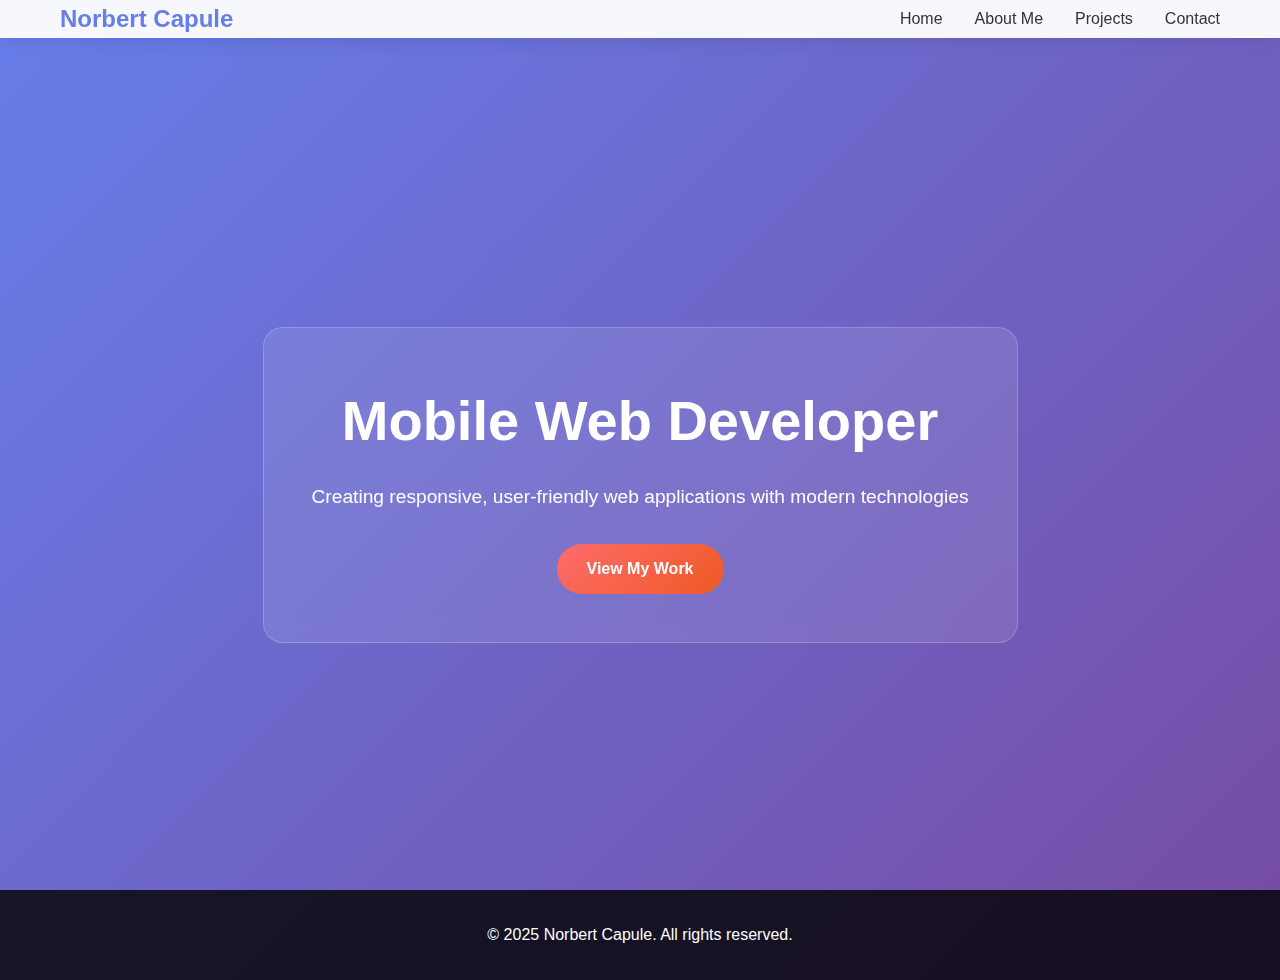
<file: index.html>
<!DOCTYPE html>
<html lang="en">
<head>
    <meta charset="UTF-8">
    <meta name="viewport" content="width=device-width, initial-scale=1.0">
    <title>Norbert Capule - Portfolio</title>
    <link rel="stylesheet" href="style.css">
</head>
<body>
    <header>
        <nav class="container">
            <div class="logo">Norbert Capule</div>
            <ul class="nav-links">
                <li><a href="#home">Home</a></li>
                <li><a href="#about">About Me</a></li>
                <li><a href="#projects">Projects</a></li>
                <li><a href="#contact">Contact</a></li>
            </ul>
            <div class="hamburger" id="hamburger">
                <span></span>
                <span></span>
                <span></span>
            </div>
        </nav>
    </header>

    <main>
        <section id="home" class="hero">
            <div class="container">
                <div class="hero-content">
                    <h1>Mobile Web Developer</h1>
                    <p>Creating responsive, user-friendly web applications with modern technologies</p>
                    <a href="#projects" class="cta-button">View My Work</a>
                </div>
            </div>
        </section>
    </main>

    <footer>
        <div class="container">
            <p>&copy; 2025 Norbert Capule. All rights reserved.</p>
        </div>
    </footer>

    <script src="script.js"></script>
</body>
</html>
</file>
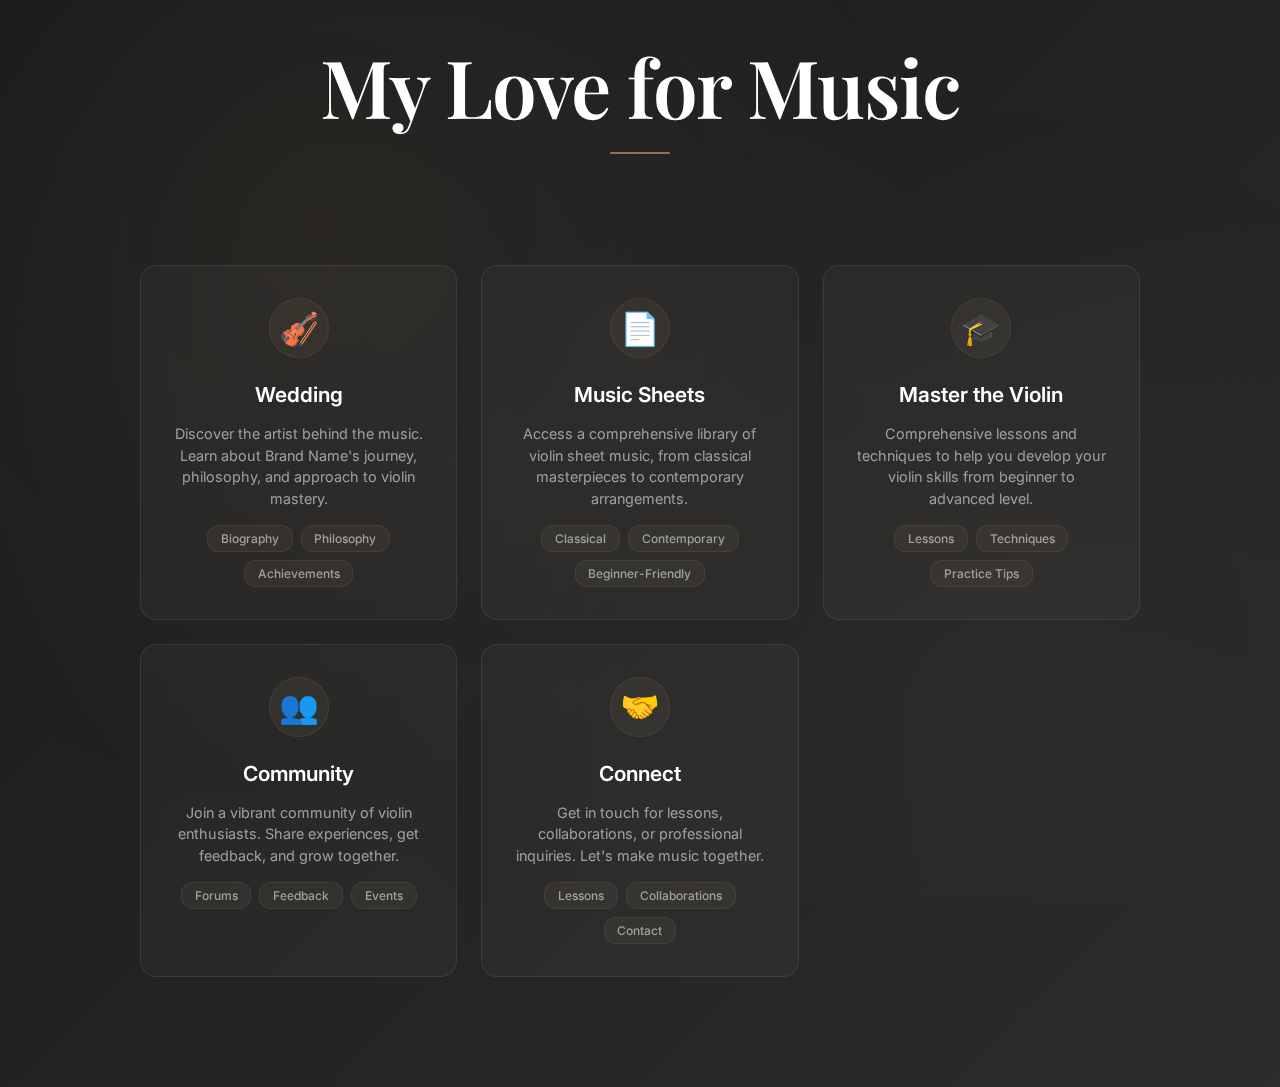
<file: proj1/index.html>
<!DOCTYPE html>
<html lang="en">
<head>
    <meta charset="UTF-8">
    <meta name="viewport" content="width=device-width, initial-scale=1.0">
    <title>Brand Name | Master the Art</title>
    <link href="https://fonts.googleapis.com/css2?family=Inter:wght@300;400;500;600;700&family=Playfair+Display:wght@400;500;600;700&display=swap" rel="stylesheet">
    <link rel="stylesheet" href="assets/css/style.css">
  </head>
<body>
    <div class="bg-pattern"></div>

    <div class="container">
        <header class="header">
            <h1 class="main-title">My Love for Music</h1>
            <p class="subtitle">This site is dedicated to exploring the beauty and intricacies of music.</p>
            <p class="tagline">Norbert Capule</p>
        </header>

        <nav class="nav-grid">
            <a href="pages/hero1/index.html" class="nav-card">
                <div class="nav-icon">🎻</div>
                <h3 class="nav-title">Wedding</h3>
                <p class="nav-description">
                    Discover the artist behind the music. Learn about Brand Name's journey, philosophy, and approach to violin mastery.
                </p>
                <div class="nav-features">
                    <span class="feature-tag">Biography</span>
                    <span class="feature-tag">Philosophy</span>
                    <span class="feature-tag">Achievements</span>
                </div>
            </a>

            <a href="pages/hero2/index.html" class="nav-card">
                <div class="nav-icon">📄</div>
                <h3 class="nav-title">Music Sheets</h3>
                <p class="nav-description">
                    Access a comprehensive library of violin sheet music, from classical masterpieces to contemporary arrangements.
                </p>
                <div class="nav-features">
                    <span class="feature-tag">Classical</span>
                    <span class="feature-tag">Contemporary</span>
                    <span class="feature-tag">Beginner-Friendly</span>
                </div>
            </a>

            <a href="pages/hero3/index.html" class="nav-card">
                <div class="nav-icon">🎓</div>
                <h3 class="nav-title">Master the Violin</h3>
                <p class="nav-description">
                    Comprehensive lessons and techniques to help you develop your violin skills from beginner to advanced level.
                </p>
                <div class="nav-features">
                    <span class="feature-tag">Lessons</span>
                    <span class="feature-tag">Techniques</span>
                    <span class="feature-tag">Practice Tips</span>
                </div>
            </a>

            <a href="pages/hero4/index.html" class="nav-card">
                <div class="nav-icon">👥</div>
                <h3 class="nav-title">Community</h3>
                <p class="nav-description">
                    Join a vibrant community of violin enthusiasts. Share experiences, get feedback, and grow together.
                </p>
                <div class="nav-features">
                    <span class="feature-tag">Forums</span>
                    <span class="feature-tag">Feedback</span>
                    <span class="feature-tag">Events</span>
                </div>
            </a>

            <a href="pages/hero5/index.html" class="nav-card">
                <div class="nav-icon">🤝</div>
                <h3 class="nav-title">Connect</h3>
                <p class="nav-description">
                    Get in touch for lessons, collaborations, or professional inquiries. Let's make music together.
                </p>
                <div class="nav-features">
                    <span class="feature-tag">Lessons</span>
                    <span class="feature-tag">Collaborations</span>
                    <span class="feature-tag">Contact</span>
                </div>
            </a>
        </nav>

        <footer class="footer">
            <p>© 2025 Site name. Crafting musical excellence through dedication and artistry.</p>
            <a style="text-decoration: none; color: white;" href="../index.html">Home</a>
        </footer>
    </div>

    <script>
        document.querySelectorAll('.nav-card').forEach((card, index) => {
            card.style.animation = `fadeInUp 0.8s ease-out ${0.4 + (index * 0.1)}s both`;
        });

        document.querySelectorAll('a[href^="#"]').forEach(anchor => {
            anchor.addEventListener('click', function (e) {
                e.preventDefault();
                document.querySelector(this.getAttribute('href')).scrollIntoView({
                    behavior: 'smooth'
                });
            });
        });
    </script>
</body>
</html>
</file>
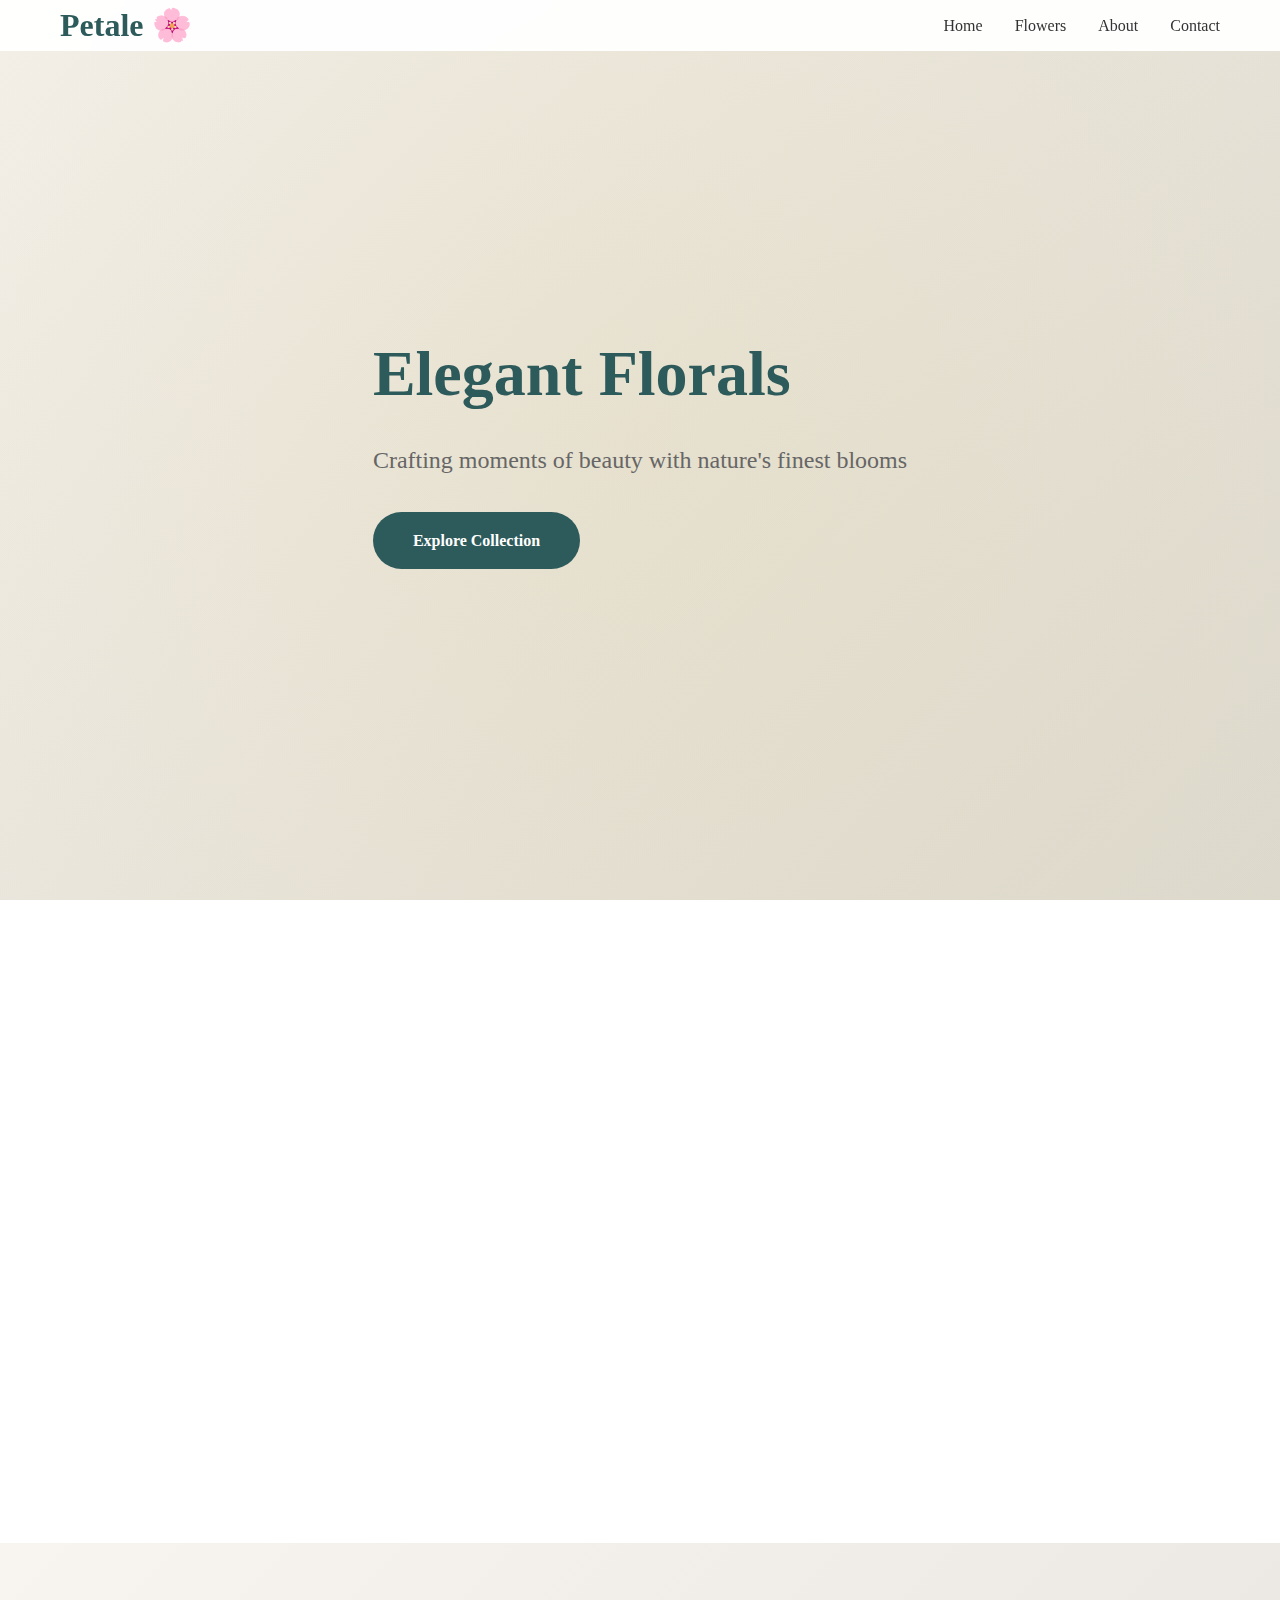
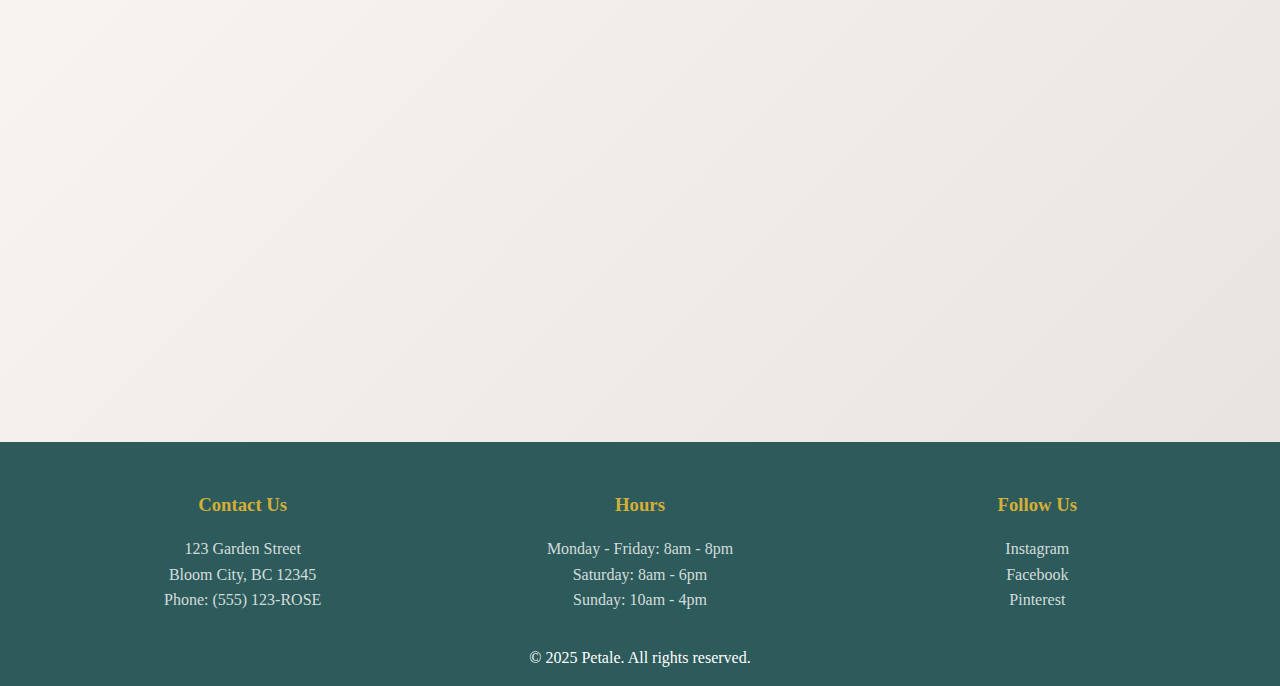
<file: proj2/flower_shop_website/index.html>
<!DOCTYPE html>
<html lang="en">
<head>
    <meta charset="UTF-8">
    <meta name="viewport" content="width=device-width, initial-scale=1.0">
    <title>Petale - Elegant Florals</title>
    <link rel="stylesheet" href="style.css">
</head> 
<body>
    <header>
        <nav class="container">
            <a href="../../index.html" class="logo">Petale</a>
            <ul class="nav-links">
                <li><a href="#home">Home</a></li>
                <li><a href="#flowers">Flowers</a></li>
                <li><a href="#about">About</a></li>
                <li><a href="#contact">Contact</a></li>
            </ul>
        </nav>
    </header>

    <section class="hero" id="home">
        <div class="container">
            <div class="hero-content">
                <h1>Elegant Florals</h1>
                <p>Crafting moments of beauty with nature's finest blooms</p>
                <a href="#flowers" class="cta-button">Explore Collection</a>
            </div>
        </div>
    </section>

    <section class="featured" id="flowers">
        <div class="container">
            <h2 class="section-title fade-in">Featured Arrangements</h2>
            <div class="flower-grid">
                <div class="flower-card fade-in">
                    <span class="flower-icon">🌹</span>
                    <h3>Rose Elegance</h3>
                    <p>Premium red roses arranged with eucalyptus and baby's breath for timeless sophistication.</p>
                    <span class="price">₱75</span>
                </div>
                <div class="flower-card fade-in">
                    <span class="flower-icon">🌻</span>
                    <h3>Sunflower Joy</h3>
                    <p>Bright sunflowers with seasonal foliage to bring warmth and happiness to any space.</p>
                    <span class="price">₱65</span>
                </div>
                <div class="flower-card fade-in">
                    <span class="flower-icon">🌷</span>
                    <h3>Tulip Dreams</h3>
                    <p>Soft pastel tulips arranged in a contemporary style for modern elegance.</p>
                    <span class="price">₱55</span>
                </div>
            </div>
        </div>
    </section>

    <section class="about" id="about">
        <div class="container">
            <div class="about-content fade-in">
                <div class="about-text">
                    <h2>Our Story</h2>
                    <p>For over a decade, Petale has been crafting extraordinary floral experiences that celebrate life's most precious moments. Our passion for botanical artistry drives us to source only the finest blooms.</p>
                    <p>Every arrangement tells a story, every bouquet carries emotion, and every design reflects our commitment to excellence and natural beauty.</p>
                </div>
                <div class="stats">
                    <div class="stat-item">
                        <span class="stat-number">10k+</span>
                        <span>Happy Customers</span>
                    </div>
                    <div class="stat-item">
                        <span class="stat-number">15</span>
                        <span>Years of Excellence</span>
                    </div>
                    <div class="stat-item">
                        <span class="stat-number">50+</span>
                        <span>Flower Varieties</span>
                    </div>
                    <div class="stat-item">
                        <span class="stat-number">24/7</span>
                        <span>Fresh Delivery</span>
                    </div>
                </div>
            </div>
        </div>
    </section>

    <footer id="contact">
        <div class="container">
            <div class="footer-content">
                <div class="footer-section">
                    <h3>Contact Us</h3>
                    <p>123 Garden Street<br>
                    Bloom City, BC 12345<br>
                    Phone: (555) 123-ROSE</p>
                </div>
                <div class="footer-section">
                    <h3>Hours</h3>
                    <p>Monday - Friday: 8am - 8pm<br>
                    Saturday: 8am - 6pm<br>
                    Sunday: 10am - 4pm</p>
                </div>
                <div class="footer-section">
                    <h3>Follow Us</h3>
                    <p>
                        <a href="#">Instagram</a><br>
                        <a href="#">Facebook</a><br>
                        <a href="#">Pinterest</a>
                    </p>
                </div>
            </div>
            <p>&copy; 2025 Petale. All rights reserved.</p>
        </div>
    </footer>

    <script src="script.js"></script>
</body>
</html>
</file>
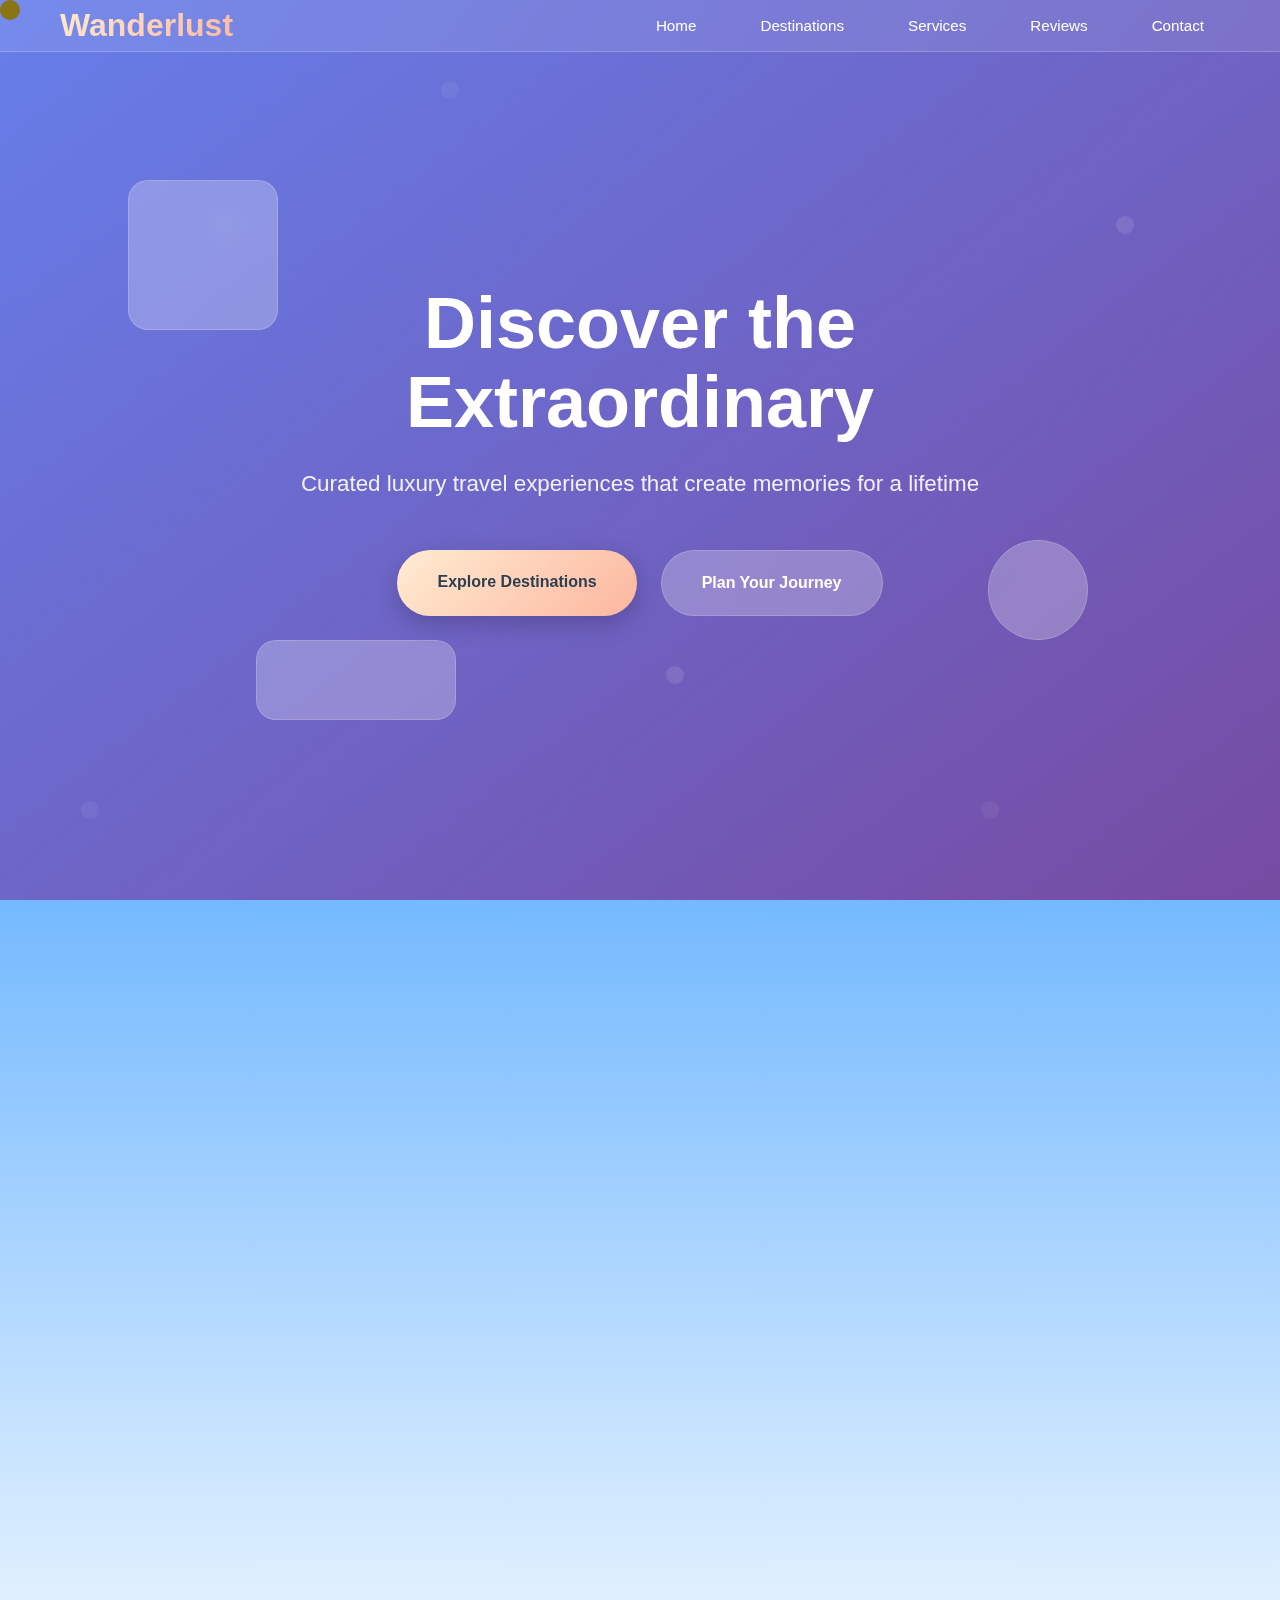
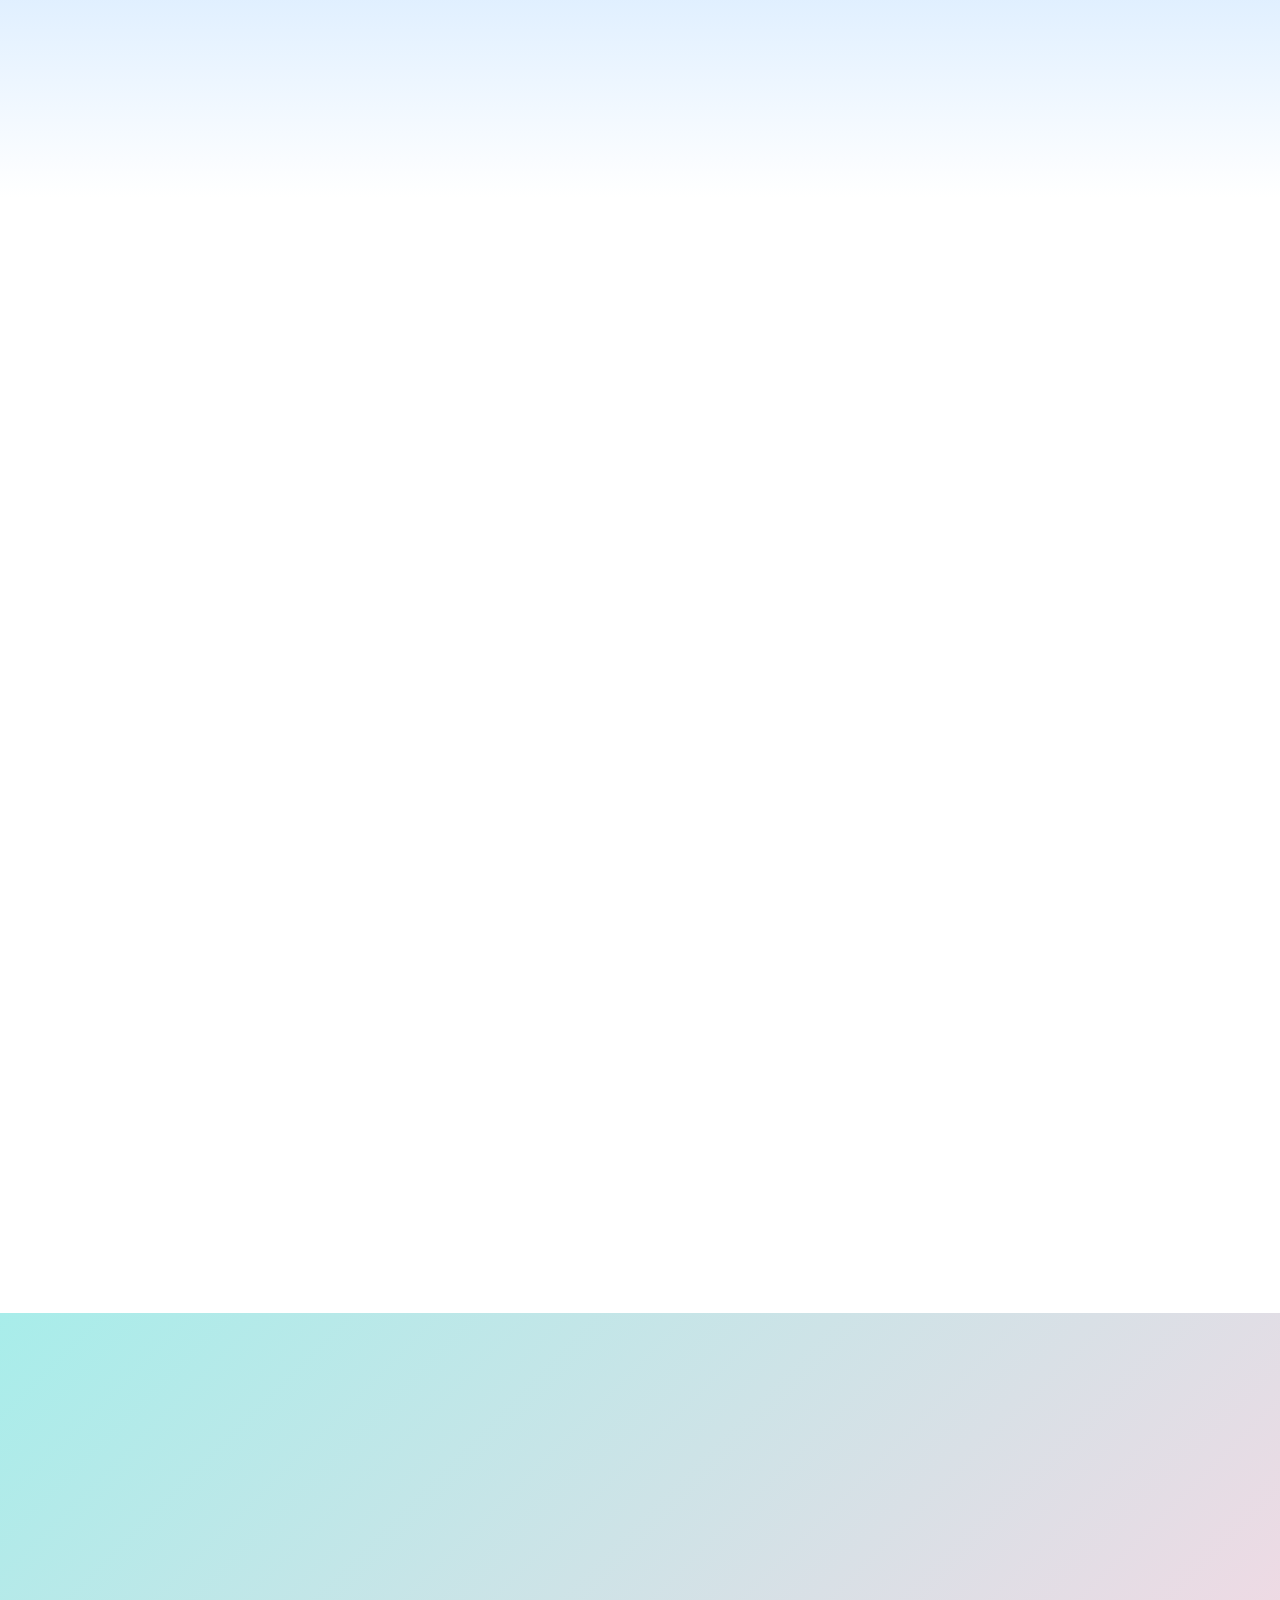
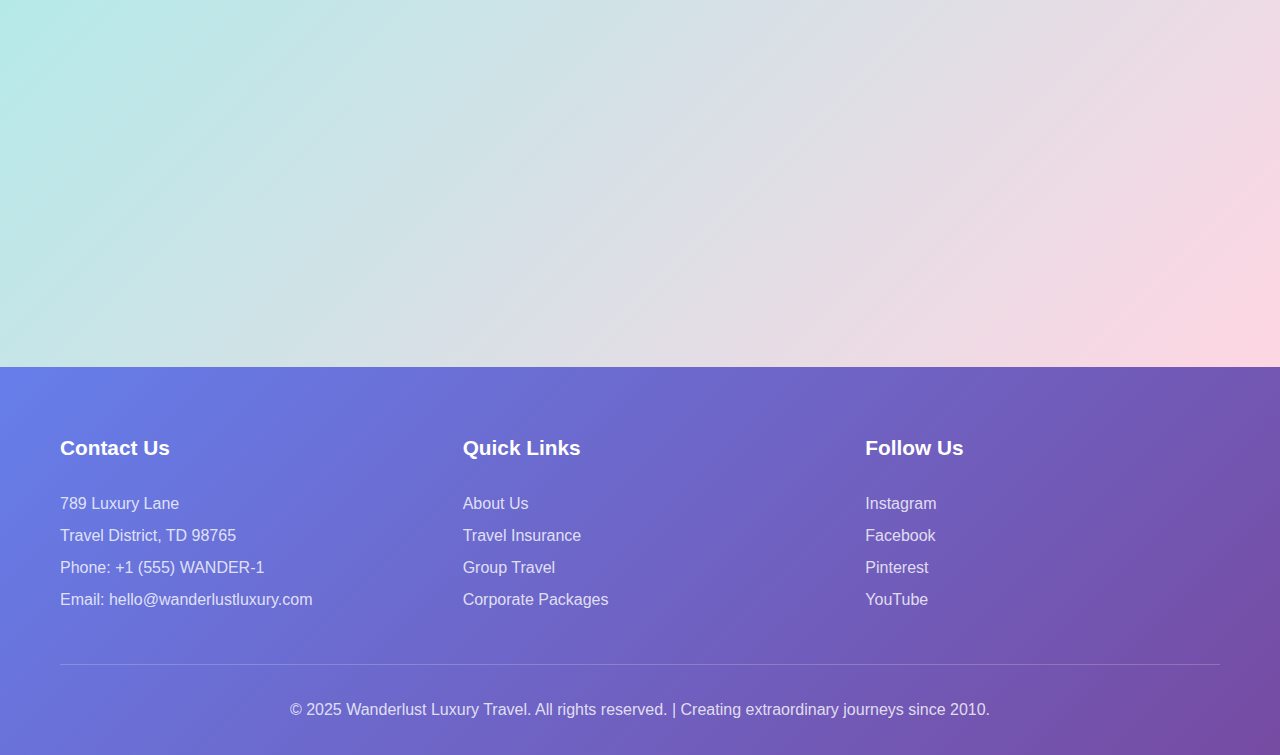
<file: proj3/Wonder_lust/index.html>
<!DOCTYPE html>
<html lang="en">
<head>
    <meta charset="UTF-8">
    <meta name="viewport" content="width=device-width, initial-scale=1.0">
    <title>Wanderlust - Luxury Travel Experiences</title>
    <link rel="stylesheet" href="style.css">
</head>
<body>
    <div class="cursor"></div>
    
    <header>
        <nav class="container">
            <a href="../../index.html" class="logo">Wanderlust</a>
            <ul class="nav-links">
                <li><a href="#home">Home</a></li>
                <li><a href="#destinations">Destinations</a></li>
                <li><a href="#services">Services</a></li>
                <li><a href="#testimonials">Reviews</a></li>
                <li><a href="#contact">Contact</a></li>
            </ul>
        </nav>
    </header>

    <section class="hero" id="home">
        <div class="floating-elements">
            <div class="floating-element"></div>
            <div class="floating-element"></div>
            <div class="floating-element"></div>
        </div>
        <div class="container">
            <div class="hero-content">
                <h1>Discover the<br>Extraordinary</h1>
                <p class="hero-subtitle">Curated luxury travel experiences that create memories for a lifetime</p>
                <div class="hero-cta">
                    <a href="#destinations" class="btn-primary">Explore Destinations</a>
                    <a href="#contact" class="btn-secondary">Plan Your Journey</a>
                </div>
            </div>
        </div>
    </section>

    <section class="destinations" id="destinations">
        <div class="container">
            <h2 class="section-title fade-in">Popular Destinations</h2>
            <p class="section-subtitle fade-in">Handpicked locations for the discerning traveler</p>
            
            <div class="destinations-grid">
                <div class="destination-card fade-in">
                    <div class="card-image">
                        <span class="destination-icon">🏝️</span>
                    </div>
                    <div class="card-content">
                        <h3>Maldives Paradise</h3>
                        <p>Crystal clear waters, overwater villas, and pristine beaches await in this tropical paradise.</p>
                        <span class="price-tag">From ₱2,999</span>
                    </div>
                </div>
                
                <div class="destination-card fade-in">
                    <div class="card-image" style="background: var(--tertiary-gradient);">
                        <span class="destination-icon">🏔️</span>
                    </div>
                    <div class="card-content">
                        <h3>Swiss Alps Adventure</h3>
                        <p>Breathtaking mountain views, luxury chalets, and world-class skiing in the heart of Europe.</p>
                        <span class="price-tag">From ₱3,499</span>
                    </div>
                </div>
                
                <div class="destination-card fade-in">
                    <div class="card-image" style="background: var(--gold-gradient);">
                        <span class="destination-icon">🏛️</span>
                    </div>
                    <div class="card-content">
                        <h3>Greek Islands</h3>
                        <p>Ancient history, stunning sunsets, and Mediterranean charm across beautiful island escapes.</p>
                        <span class="price-tag">From ₱2,299</span>
                    </div>
                </div>
            </div>
        </div>
    </section>

    <section class="services" id="services">
        <div class="container">
            <h2 class="section-title fade-in">Our Services</h2>
            <p class="section-subtitle fade-in">Everything you need for the perfect getaway</p>
            
            <div class="services-grid">
                <div class="service-card fade-in">
                    <span class="service-icon">✈️</span>
                    <h3>Flight Booking</h3>
                    <p>Premium flight arrangements with exclusive access to business and first-class seats worldwide.</p>
                </div>
                
                <div class="service-card fade-in">
                    <span class="service-icon">🏨</span>
                    <h3>Luxury Hotels</h3>
                    <p>Carefully selected accommodations from boutique hotels to world-renowned luxury resorts.</p>
                </div>
                
                <div class="service-card fade-in">
                    <span class="service-icon">🗺️</span>
                    <h3>Custom Itineraries</h3>
                    <p>Personalized travel plans designed around your interests, schedule, and preferences.</p>
                </div>
                
                <div class="service-card fade-in">
                    <span class="service-icon">🎯</span>
                    <h3>Concierge Services</h3>
                    <p>24/7 support during your travels with local expertise and emergency assistance.</p>
                </div>
                
                <div class="service-card fade-in">
                    <span class="service-icon">🍽️</span>
                    <h3>Dining Experiences</h3>
                    <p>Exclusive reservations at Michelin-starred restaurants and unique culinary adventures.</p>
                </div>
                
                <div class="service-card fade-in">
                    <span class="service-icon">🎪</span>
                    <h3>VIP Experiences</h3>
                    <p>Private tours, skip-the-line access, and exclusive experiences not available to the public.</p>
                </div>
            </div>
        </div>
    </section>

    <section class="testimonials" id="testimonials">
        <div class="container">
            <h2 class="section-title fade-in">What Our Clients Say</h2>
            <div class="testimonial-slider fade-in">
                <div class="testimonial">
                    <p class="testimonial-text">"Wanderlust created the most incredible honeymoon experience. Every detail was perfect, from the private villa in Santorini to the sunset dinner cruise. Absolutely magical!"</p>
                    <div class="testimonial-author">Sarah & Michael Chen</div>
                    <div class="testimonial-role">Honeymooners</div>
                </div>
            </div>
        </div>
    </section>

    <footer id="contact">
        <div class="container">
            <div class="footer-content">
                <div class="footer-section">
                    <h4>Contact Us</h4>
                    <p>789 Luxury Lane<br>
                    Travel District, TD 98765<br>
                    Phone: +1 (555) WANDER-1<br>
                    Email: hello@wanderlustluxury.com</p>
                </div>
                <div class="footer-section">
                    <h4>Quick Links</h4>
                    <p>
                        <a href="#">About Us</a><br>
                        <a href="#">Travel Insurance</a><br>
                        <a href="#">Group Travel</a><br>
                        <a href="#">Corporate Packages</a>
                    </p>
                </div>
                <div class="footer-section">
                    <h4>Follow Us</h4>
                    <p>
                        <a href="#">Instagram</a><br>
                        <a href="#">Facebook</a><br>
                        <a href="#">Pinterest</a><br>
                        <a href="#">YouTube</a>
                    </p>
                </div>
            </div>
            <div class="footer-bottom">
                <p>&copy; 2025 Wanderlust Luxury Travel. All rights reserved. | Creating extraordinary journeys since 2010.</p>
            </div>
        </div>
    </footer>
    <script src="script.js"></script>
</body>
</html>
</file>
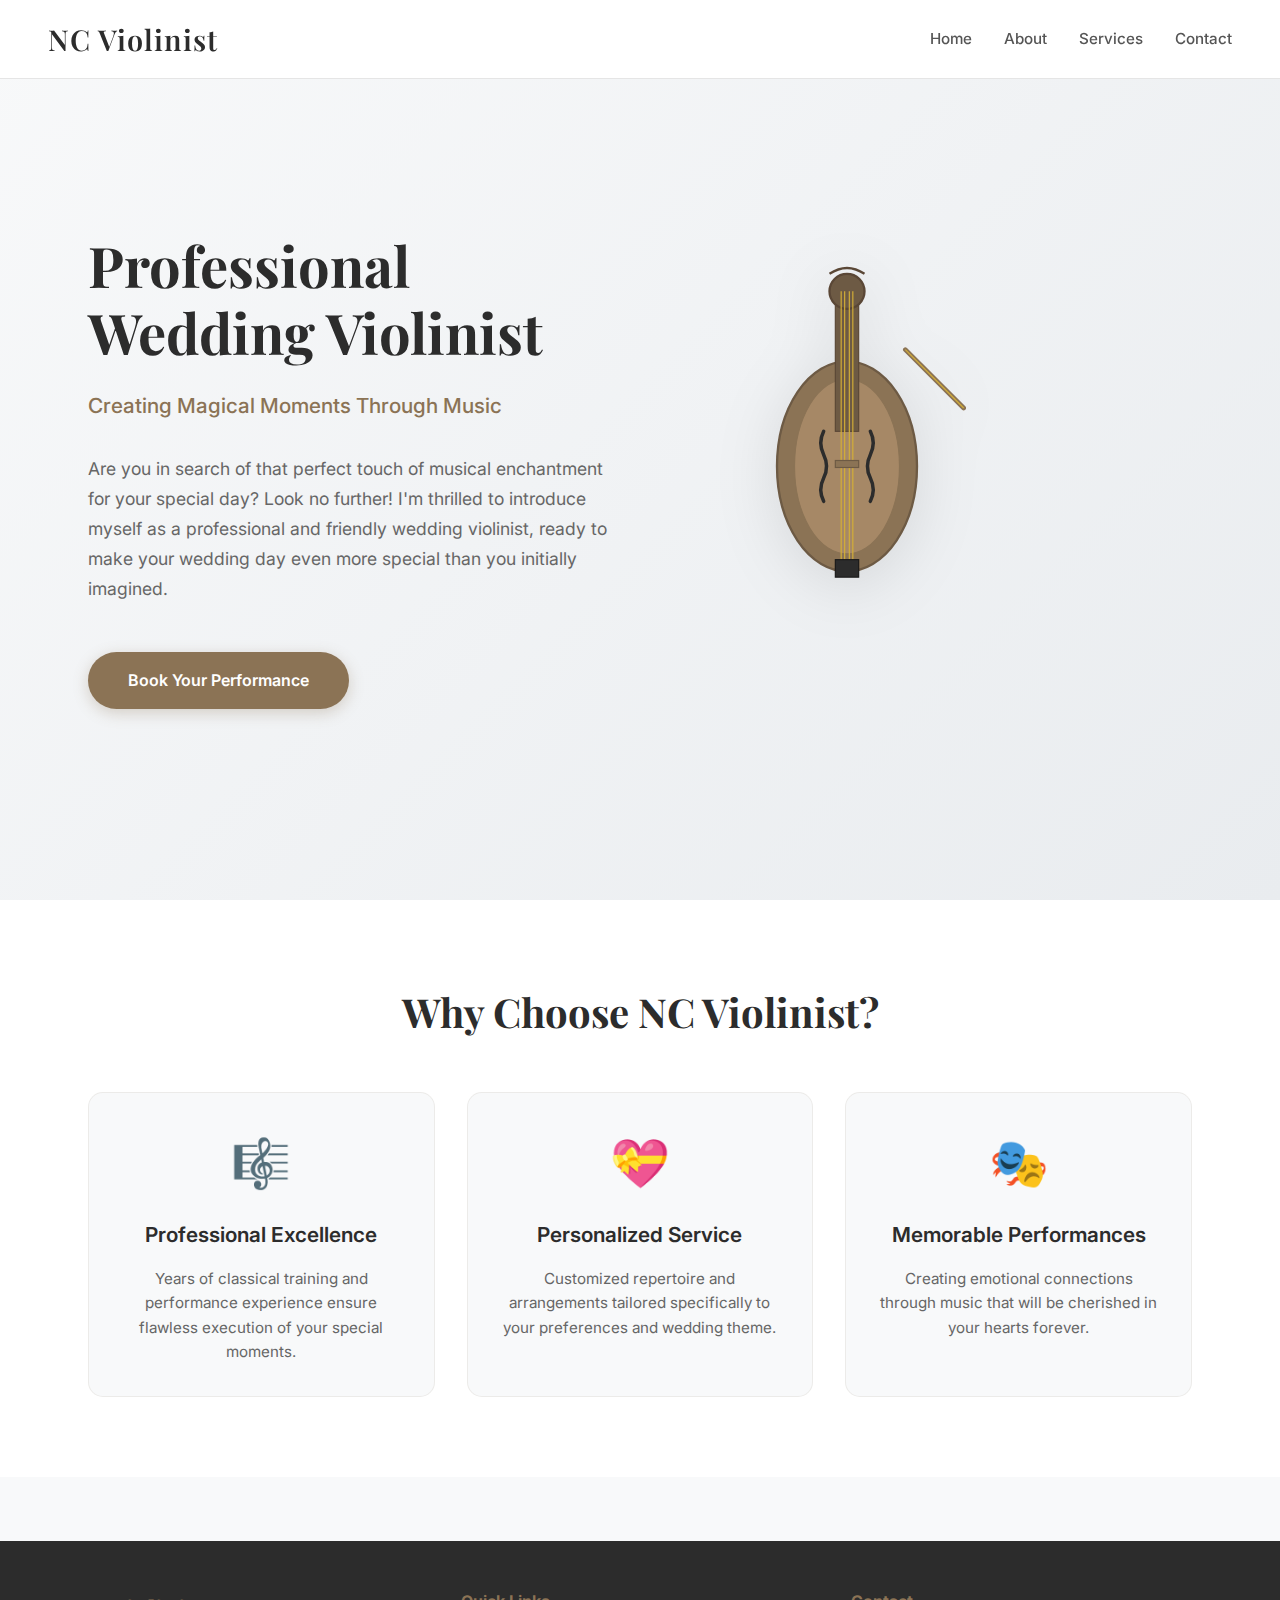
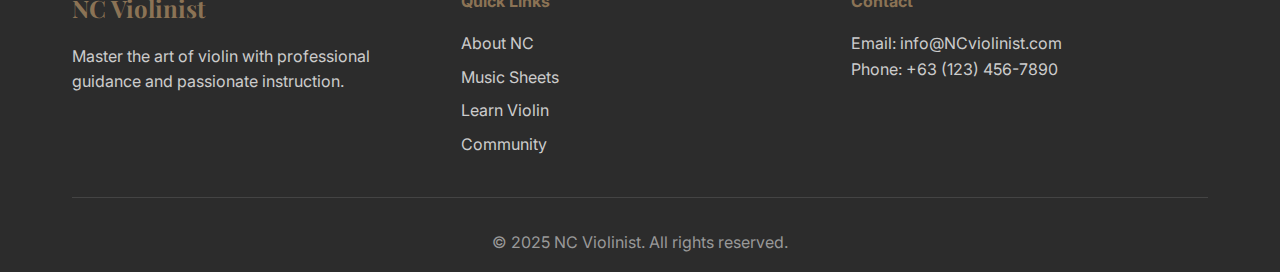
<file: proj1/pages/hero1/index.html>
<!DOCTYPE html>
<html lang="en">
<head>
    <meta charset="UTF-8">
    <meta name="viewport" content="width=device-width, initial-scale=1.0">
    <title>NC Violinist - Professional Wedding & Event Musician</title>
    <link href="https://fonts.googleapis.com/css2?family=Playfair+Display:wght@400;500;600;700&family=Inter:wght@300;400;500;600&display=swap" rel="stylesheet">
    <link rel="stylesheet" href="assets/css/style.css">
</head>
<body>
    <header class="site-header">
        <div class="header-content">
            <a href="../../index.html" class="logo">NC Violinist</a>
            <nav class="nav">
                <a href="#home">Home</a>
                <a href="#about">About</a>
                <a href="#services">Services</a>
                <a href="#contact">Contact</a>
            </nav>
        </div>
    </header>

    <section class="hero" id="home">
        <div class="hero-container">
            <div class="hero-content">
                <h1 class="hero-title">Professional Wedding Violinist</h1>
                <p class="hero-subtitle">Creating Magical Moments Through Music</p>
                <p class="hero-description">
                    Are you in search of that perfect touch of musical enchantment for your special day? Look no 
                    further! I'm thrilled to introduce myself as a professional and friendly wedding violinist, ready to 
                    make your wedding day even more special than you initially imagined.
                </p>
                <a href="#contact" class="cta-button">Book Your Performance</a>
            </div>
            <div class="hero-image">
                <svg class="violin-svg" viewBox="0 0 300 400" xmlns="http://www.w3.org/2000/svg">
                    <ellipse cx="150" cy="200" rx="60" ry="90" fill="#8b7355" stroke="#6d5a44" stroke-width="2"/>
                    <ellipse cx="150" cy="200" rx="45" ry="75" fill="#a68866" stroke="#8b7355" stroke-width="1"/>
                    
                    <path d="M130 170 Q125 180 130 190 Q135 200 130 210 Q125 220 130 230" 
                          fill="none" stroke="#2c2c2c" stroke-width="3" stroke-linecap="round"/>
                    <path d="M170 170 Q175 180 170 190 Q165 200 170 210 Q175 220 170 230" 
                          fill="none" stroke="#2c2c2c" stroke-width="3" stroke-linecap="round"/>
                    
                    <rect x="140" y="50" width="20" height="120" fill="#6d5a44" stroke="#5a4736" stroke-width="1"/>
                    
                    <circle cx="150" cy="50" r="15" fill="#6d5a44" stroke="#5a4736" stroke-width="2"/>
                    <path d="M135 35 Q150 25 165 35" fill="none" stroke="#5a4736" stroke-width="2"/>
                    
                    <line x1="145" y1="50" x2="145" y2="290" stroke="#d4af37" stroke-width="1"/>
                    <line x1="148" y1="50" x2="148" y2="290" stroke="#d4af37" stroke-width="1"/>
                    <line x1="152" y1="50" x2="152" y2="290" stroke="#d4af37" stroke-width="1"/>
                    <line x1="155" y1="50" x2="155" y2="290" stroke="#d4af37" stroke-width="1"/>
                    
                    <rect x="140" y="195" width="20" height="6" fill="#8b7355" stroke="#6d5a44" stroke-width="1"/>
                    
                    <rect x="140" y="280" width="20" height="15" fill="#2c2c2c" stroke="#1a1a1a" stroke-width="1"/>
                    
                    <line x1="200" y1="100" x2="250" y2="150" stroke="#8b7355" stroke-width="4" stroke-linecap="round"/>
                    <line x1="200" y1="100" x2="250" y2="150" stroke="#d4af37" stroke-width="1"/>
                </svg>
                
                <div class="music-notes">
                    <div class="note">♪</div>
                    <div class="note">♫</div>
                    <div class="note">♪</div>
                    <div class="note">♫</div>
                </div>
            </div>
        </div>
    </section>

    <section class="features" id="about">
        <div class="features-container">
            <h2 class="features-title">Why Choose NC Violinist?</h2>
            <div class="features-grid">
                <div class="feature-card">
                    <div class="feature-icon">🎼</div>
                    <h3 class="feature-title">Professional Excellence</h3>
                    <p class="feature-description">Years of classical training and performance experience ensure flawless execution of your special moments.</p>
                </div>
                <div class="feature-card">
                    <div class="feature-icon">💝</div>
                    <h3 class="feature-title">Personalized Service</h3>
                    <p class="feature-description">Customized repertoire and arrangements tailored specifically to your preferences and wedding theme.</p>
                </div>
                <div class="feature-card">
                    <div class="feature-icon">🎭</div>
                    <h3 class="feature-title">Memorable Performances</h3>
                    <p class="feature-description">Creating emotional connections through music that will be cherished in your hearts forever.</p>
                </div>
            </div>
        </div>
    </section>

    <footer class="footer">
        <div class="footer-container">
            <div class="footer-content">
                <div class="footer-section">
                    <h3>NC Violinist</h3>
                    <p>Master the art of violin with professional guidance and passionate instruction.</p>
                </div>
                <div class="footer-section">
                    <h4>Quick Links</h4>
                    <ul>
                        <li><a href="pages/hero1/index.html">About NC</a></li>
                        <li><a href="pages/hero2/index.html">Music Sheets</a></li>
                        <li><a href="pages/hero3/index.html">Learn Violin</a></li>
                        <li><a href="pages/hero4/index.html">Community</a></li>
                    </ul>
                </div>
                <div class="footer-section">
                    <h4>Contact</h4>
                    <p>Email: info@NCviolinist.com</p>
                    <p>Phone: +63 (123) 456-7890</p>
                </div>
            </div>
            <div class="footer-bottom">
                <p>&copy; 2025 NC Violinist. All rights reserved.</p>
            </div>
        </div>
    </footer>

    <script>
        document.querySelectorAll('a[href^="#"]').forEach(anchor => {
            anchor.addEventListener('click', function (e) {
                e.preventDefault();
                const target = document.querySelector(this.getAttribute('href'));
                if (target) {
                    target.scrollIntoView({
                        behavior: 'smooth',
                        block: 'start'
                    });
                }
            });
        });

        window.addEventListener('scroll', () => {
            const header = document.querySelector('.site-header');
            if (window.scrollY > 50) {
                header.style.background = 'rgba(255, 255, 255, 0.98)';
                header.style.boxShadow = '0 2px 20px rgba(0, 0, 0, 0.1)';
            } else {
                header.style.background = 'rgba(255, 255, 255, 0.95)';
                header.style.boxShadow = 'none';
            }
        });
    </script>
</body>
</html>
</file>
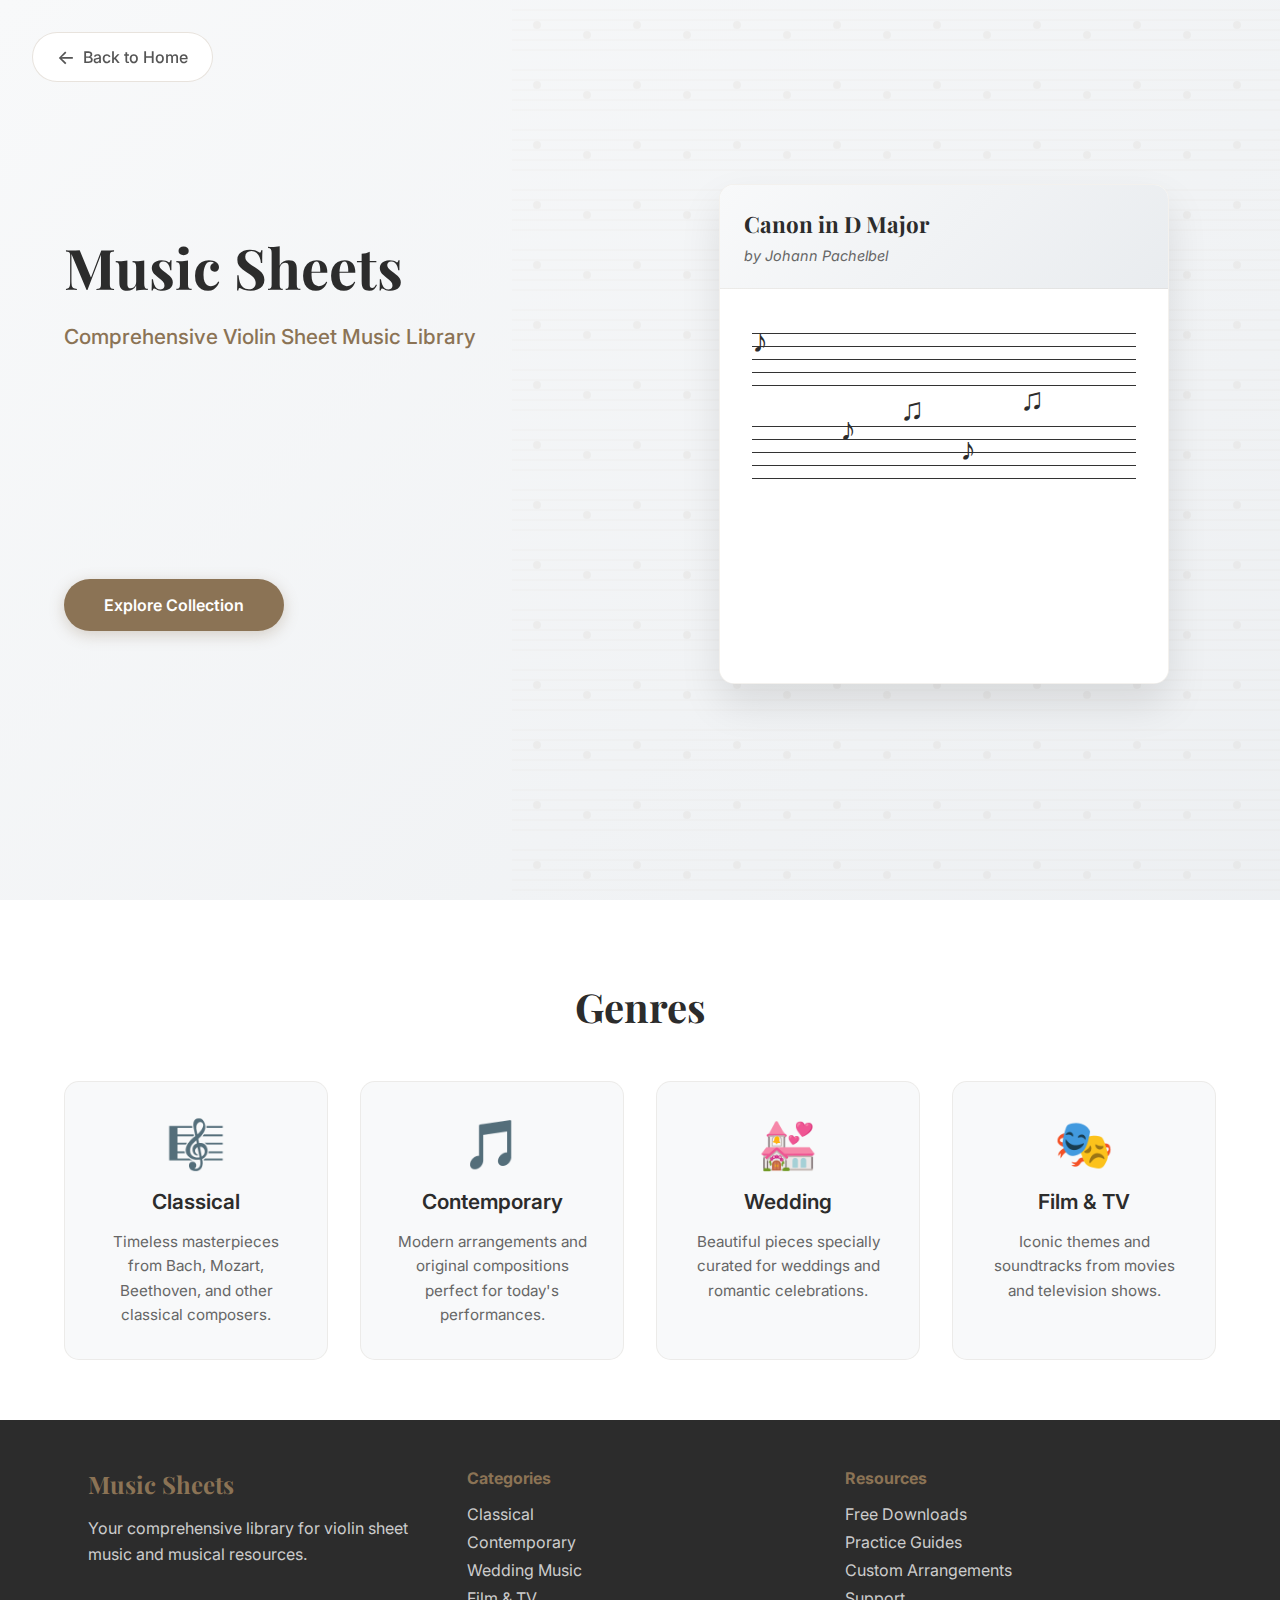
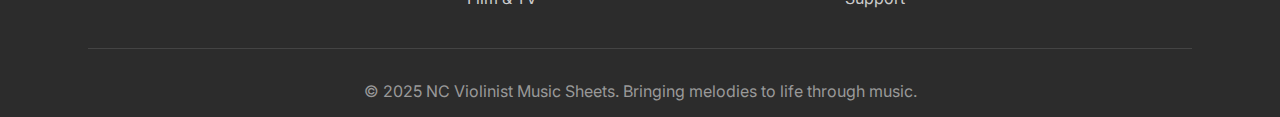
<file: proj1/pages/hero2/index.html>
<!DOCTYPE html>
<html lang="en">
<head>
    <meta charset="UTF-8">
    <meta name="viewport" content="width=device-width, initial-scale=1.0">
    <title>Music Sheets - NC Violinist</title>
    <link href="https://fonts.googleapis.com/css2?family=Playfair+Display:wght@400;500;600;700&family=Inter:wght@300;400;500;600&display=swap" rel="stylesheet">
    <link rel="stylesheet" href="assets/css/style.css">
</head>
<body>
    <a href="../../index.html" class="back-button">
        <span class="back-arrow">←</span>
        <span>Back to Home</span>
    </a>

    <!-- Hero Section -->
    <section class="hero">
        <div class="hero-container">
            <div class="hero-left">
                <h1 class="hero-title">Music Sheets</h1>
                <p class="hero-subtitle">Comprehensive Violin Sheet Music Library</p>
                <p class="hero-description">
                    Today, let's not just see these sheets as mere instructions, but as portals to countless melodies, 
                    harmonies, and rhythms. Let's appreciate the dedication of those who write them, the skill of 
                    those who read them, and the magic that happens when their silent notes burst into vibrant 
                    sound.
                </p>
                <a href="#genres" class="cta-button">Explore Collection</a>
            </div>
            <div class="hero-right">
                <div class="sheet-music-container">
                    <div class="sheet-header">
                        <h3 class="sheet-title">Canon in D Major</h3>
                        <p class="sheet-composer">by Johann Pachelbel</p>
                    </div>
                    <div class="sheet-content">
                        <div class="staff-lines">
                            <div class="staff-line"></div>
                            <div class="staff-line"></div>
                            <div class="staff-line"></div>
                            <div class="staff-line"></div>
                            <div class="staff-line"></div>
                            
                            <div class="staff-line" style="margin-top: 40px;"></div>
                            <div class="staff-line"></div>
                            <div class="staff-line"></div>
                            <div class="staff-line"></div>
                            <div class="staff-line"></div>
                        </div>
                        <div class="note">♪</div>
                        <div class="note">♫</div>
                        <div class="note">♪</div>
                        <div class="note">♫</div>
                        <div class="note">♪</div>
                    </div>
                </div>
            </div>
        </div>
    </section>

    <!-- Genres Section -->
    <section class="genres" id="genres">
        <div class="genres-container">
            <h2 class="genres-title">Genres</h2>
            <div class="genres-grid">
                <div class="genre-card">
                    <div class="genre-icon">🎼</div>
                    <h3 class="genre-name">Classical</h3>
                    <p class="genre-description">
                        Timeless masterpieces from Bach, Mozart, Beethoven, and other classical composers.
                    </p>
                </div>
                <div class="genre-card">
                    <div class="genre-icon">🎵</div>
                    <h3 class="genre-name">Contemporary</h3>
                    <p class="genre-description">
                        Modern arrangements and original compositions perfect for today's performances.
                    </p>
                </div>
                <div class="genre-card">
                    <div class="genre-icon">💒</div>
                    <h3 class="genre-name">Wedding</h3>
                    <p class="genre-description">
                        Beautiful pieces specially curated for weddings and romantic celebrations.
                    </p>
                </div>
                <div class="genre-card">
                    <div class="genre-icon">🎭</div>
                    <h3 class="genre-name">Film & TV</h3>
                    <p class="genre-description">
                        Iconic themes and soundtracks from movies and television shows.
                    </p>
                </div>
            </div>
        </div>
    </section>

    <footer class="footer">
        <div class="footer-container">
            <div class="footer-content">
                <div class="footer-section">
                    <h3>Music Sheets</h3>
                    <p>Your comprehensive library for violin sheet music and musical resources.</p>
                </div>
                <div class="footer-section">
                    <h4>Categories</h4>
                    <ul>
                        <li><a href="#classical">Classical</a></li>
                        <li><a href="#contemporary">Contemporary</a></li>
                        <li><a href="#wedding">Wedding Music</a></li>
                        <li><a href="#film">Film & TV</a></li>
                    </ul>
                </div>
                <div class="footer-section">
                    <h4>Resources</h4>
                    <ul>
                        <li><a href="#downloads">Free Downloads</a></li>
                        <li><a href="#tutorials">Practice Guides</a></li>
                        <li><a href="#arrangements">Custom Arrangements</a></li>
                        <li><a href="#support">Support</a></li>
                    </ul>
                </div>
            </div>
            <div class="footer-bottom">
                <p>&copy; 2025 NC Violinist Music Sheets. Bringing melodies to life through music.</p>
            </div>
        </div>
    </footer>

    <script>
        document.querySelectorAll('a[href^="#"]').forEach(anchor => {
            anchor.addEventListener('click', function (e) {
                e.preventDefault();
                const target = document.querySelector(this.getAttribute('href'));
                if (target) {
                    target.scrollIntoView({
                        behavior: 'smooth',
                        block: 'start'
                    });
                }
            });
        });

        // Add scroll-based animations
        const observerOptions = {
            threshold: 0.1,
            rootMargin: '0px 0px -50px 0px'
        };

        const observer = new IntersectionObserver((entries) => {
            entries.forEach(entry => {
                if (entry.isIntersecting) {
                    entry.target.style.animation = 'fadeInUp 0.8s ease-out forwards';
                }
            });
        }, observerOptions);

        document.querySelectorAll('.genre-card').forEach(card => {
            observer.observe(card);
        });
    </script>
</body>
</html>
</file>
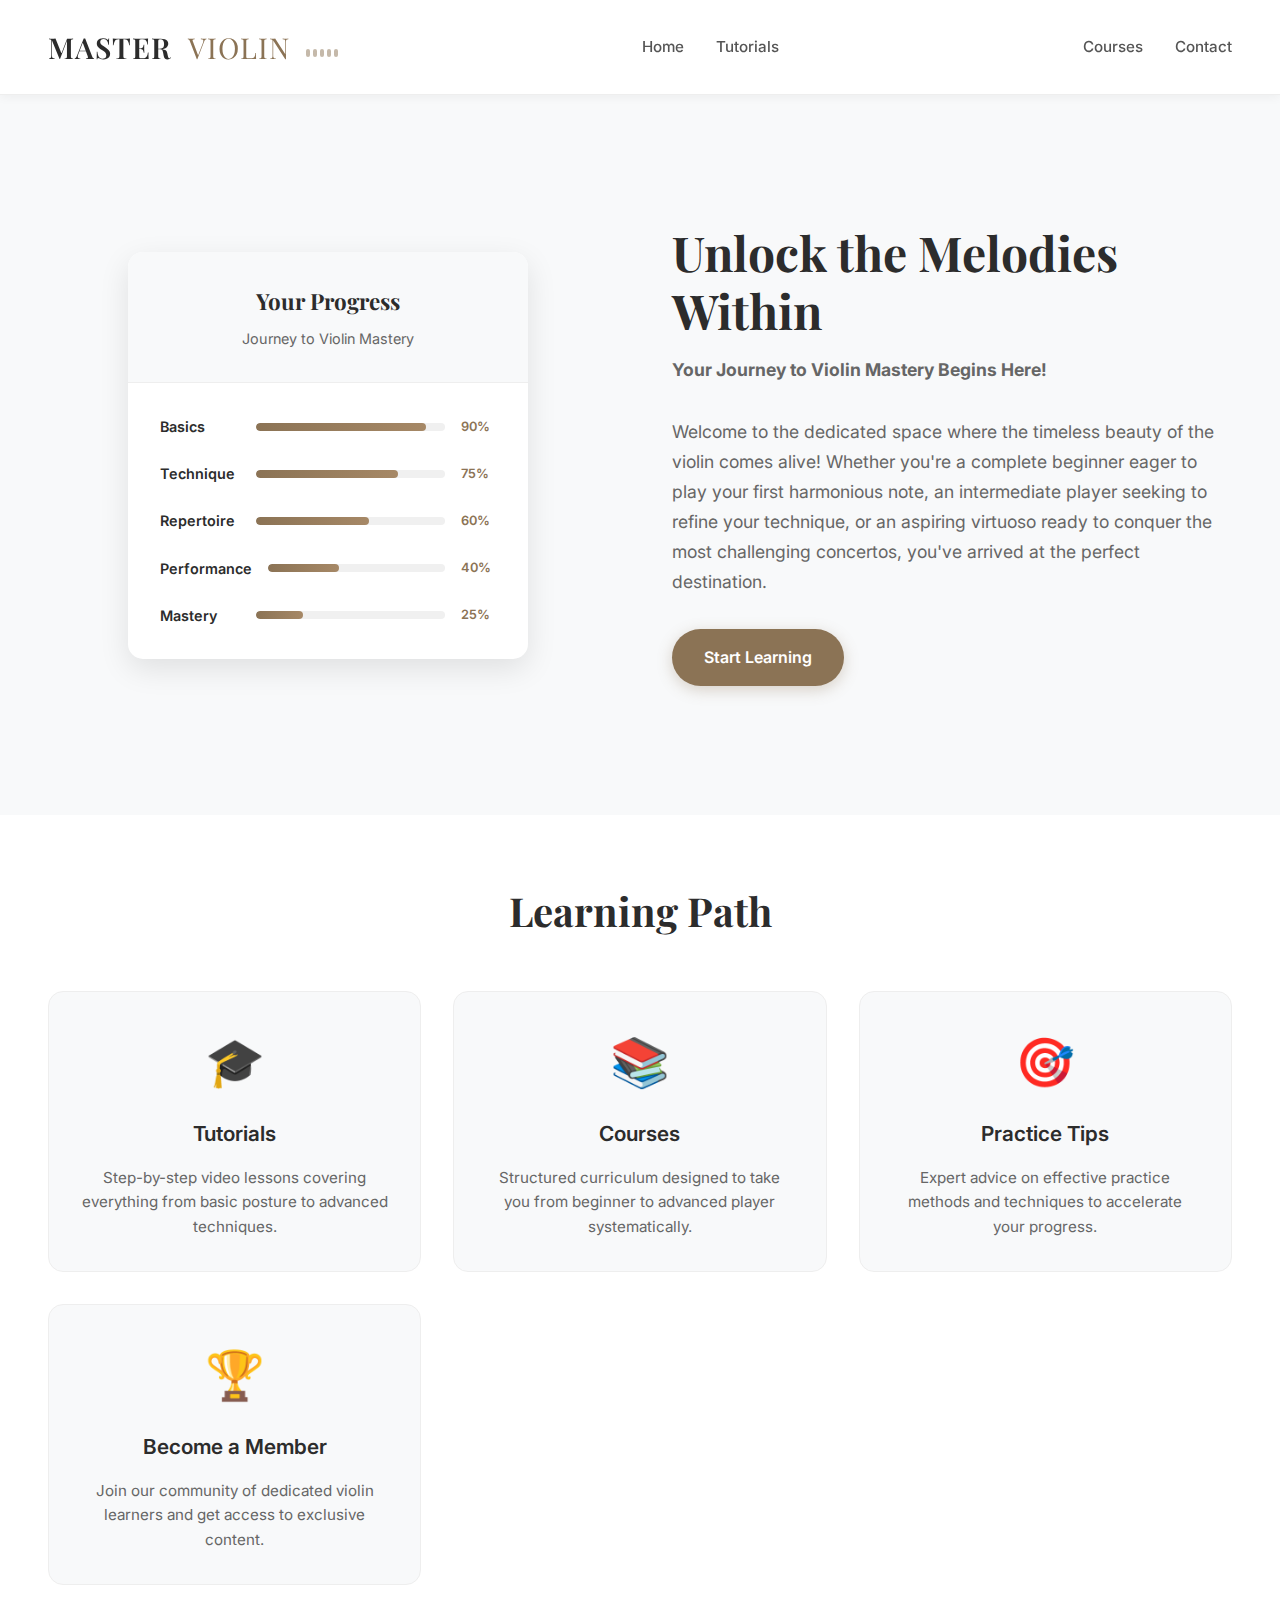
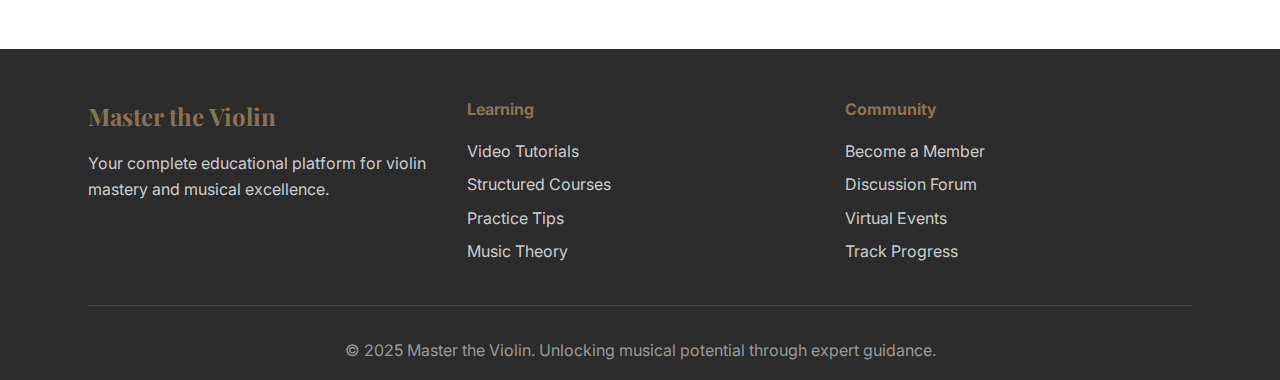
<file: proj1/pages/hero3/index.html>
<!DOCTYPE html>
<html lang="en">
<head>
    <meta charset="UTF-8">
    <meta name="viewport" content="width=device-width, initial-scale=1.0">
    <title>Master the Violin - NC Violinist</title>
    <link href="https://fonts.googleapis.com/css2?family=Playfair+Display:wght@400;500;600;700&family=Inter:wght@300;400;500;600;700&display=swap" rel="stylesheet">
    <link rel="stylesheet" href="assets/css/style.css">
</head>
<body>
    <header class="site-header">
        <a href="../../index.html" class="logo">
            MASTER<span>VIOLIN</span>
            <div class="logo-progress">
                <div class="progress-bar" style="--i:1"></div>
                <div class="progress-bar" style="--i:2"></div>
                <div class="progress-bar" style="--i:3"></div>
                <div class="progress-bar" style="--i:4"></div>
                <div class="progress-bar" style="--i:5"></div>
            </div>
        </a>
        <nav class="nav-left">
            <a href="#">Home</a>
            <a href="#">Tutorials</a>
        </nav>
        <nav class="nav-right">
            <a href="#">Courses</a>
            <a href="#">Contact</a>
        </nav>
    </header>

    <section class="hero">
        <div class="hero-grid">
            <div class="hero-image">
                <div class="learning-visualization">
                    <div class="skill-header">
                        <h3 class="skill-title">Your Progress</h3>
                        <p class="skill-subtitle">Journey to Violin Mastery</p>
                    </div>
                    <div class="skill-levels">
                        <div class="skill-level">
                            <span class="skill-name">Basics</span>
                            <div class="skill-bar">
                                <div class="skill-progress" style="width: 90%"></div>
                            </div>
                            <span class="skill-percentage">90%</span>
                        </div>
                        <div class="skill-level">
                            <span class="skill-name">Technique</span>
                            <div class="skill-bar">
                                <div class="skill-progress" style="width: 75%"></div>
                            </div>
                            <span class="skill-percentage">75%</span>
                        </div>
                        <div class="skill-level">
                            <span class="skill-name">Repertoire</span>
                            <div class="skill-bar">
                                <div class="skill-progress" style="width: 60%"></div>
                            </div>
                            <span class="skill-percentage">60%</span>
                        </div>
                        <div class="skill-level">
                            <span class="skill-name">Performance</span>
                            <div class="skill-bar">
                                <div class="skill-progress" style="width: 40%"></div>
                            </div>
                            <span class="skill-percentage">40%</span>
                        </div>
                        <div class="skill-level">
                            <span class="skill-name">Mastery</span>
                            <div class="skill-bar">
                                <div class="skill-progress" style="width: 25%"></div>
                            </div>
                            <span class="skill-percentage">25%</span>
                        </div>
                    </div>
                </div>
            </div>
            <div class="hero-text">
                <h1>Unlock the Melodies Within</h1>
                <p><strong>Your Journey to Violin Mastery Begins Here!</strong></p>
                <p>
                    Welcome to the dedicated space where the timeless beauty of the violin comes alive! Whether 
                    you're a complete beginner eager to play your first harmonious note, an intermediate player 
                    seeking to refine your technique, or an aspiring virtuoso ready to conquer the most challenging 
                    concertos, you've arrived at the perfect destination.
                </p>
                <a href="#learning" class="cta">Start Learning</a>
            </div>
        </div>
    </section>

    <section class="learning-path" id="learning">
        <div class="learning-container">
            <h2 class="learning-title">Learning Path</h2>
            <div class="learning-grid">
                <div class="learning-card">
                    <div class="learning-icon">🎓</div>
                    <h3 class="learning-card-title">Tutorials</h3>
                    <p class="learning-description">
                        Step-by-step video lessons covering everything from basic posture to advanced techniques.
                    </p>
                </div>
                <div class="learning-card">
                    <div class="learning-icon">📚</div>
                    <h3 class="learning-card-title">Courses</h3>
                    <p class="learning-description">
                        Structured curriculum designed to take you from beginner to advanced player systematically.
                    </p>
                </div>
                <div class="learning-card">
                    <div class="learning-icon">🎯</div>
                    <h3 class="learning-card-title">Practice Tips</h3>
                    <p class="learning-description">
                        Expert advice on effective practice methods and techniques to accelerate your progress.
                    </p>
                </div>
                <div class="learning-card">
                    <div class="learning-icon">🏆</div>
                    <h3 class="learning-card-title">Become a Member</h3>
                    <p class="learning-description">
                        Join our community of dedicated violin learners and get access to exclusive content.
                    </p>
                </div>
            </div>
        </div>
    </section>
    <footer class="footer">
        <div class="footer-container">
            <div class="footer-content">
                <div class="footer-section">
                    <h3>Master the Violin</h3>
                    <p>Your complete educational platform for violin mastery and musical excellence.</p>
                </div>
                <div class="footer-section">
                    <h4>Learning</h4>
                    <ul>
                        <li><a href="#tutorials">Video Tutorials</a></li>
                        <li><a href="#courses">Structured Courses</a></li>
                        <li><a href="#practice">Practice Tips</a></li>
                        <li><a href="#theory">Music Theory</a></li>
                    </ul>
                </div>
                <div class="footer-section">
                    <h4>Community</h4>
                    <ul>
                        <li><a href="#membership">Become a Member</a></li>
                        <li><a href="#forum">Discussion Forum</a></li>
                        <li><a href="#events">Virtual Events</a></li>
                        <li><a href="#progress">Track Progress</a></li>
                    </ul>
                </div>
            </div>
            <div class="footer-bottom">
                <p>&copy; 2025 Master the Violin. Unlocking musical potential through expert guidance.</p>
            </div>
        </div>
    </footer>

    <script>
        // Smooth scrolling for navigation links
        document.querySelectorAll('a[href^="#"]').forEach(anchor => {
            anchor.addEventListener('click', function (e) {
                e.preventDefault();
                const target = document.querySelector(this.getAttribute('href'));
                if (target) {
                    target.scrollIntoView({
                        behavior: 'smooth',
                        block: 'start'
                    });
                }
            });
        });

        // Simple animation on scroll
        window.addEventListener('scroll', () => {
            const cards = document.querySelectorAll('.learning-card');
            cards.forEach(card => {
                const rect = card.getBoundingClientRect();
                if (rect.top < window.innerHeight && rect.bottom > 0) {
                    card.style.opacity = '1';
                    card.style.transform = 'translateY(0)';
                }
            });
        });
    </script>
</body>
</html>
</file>
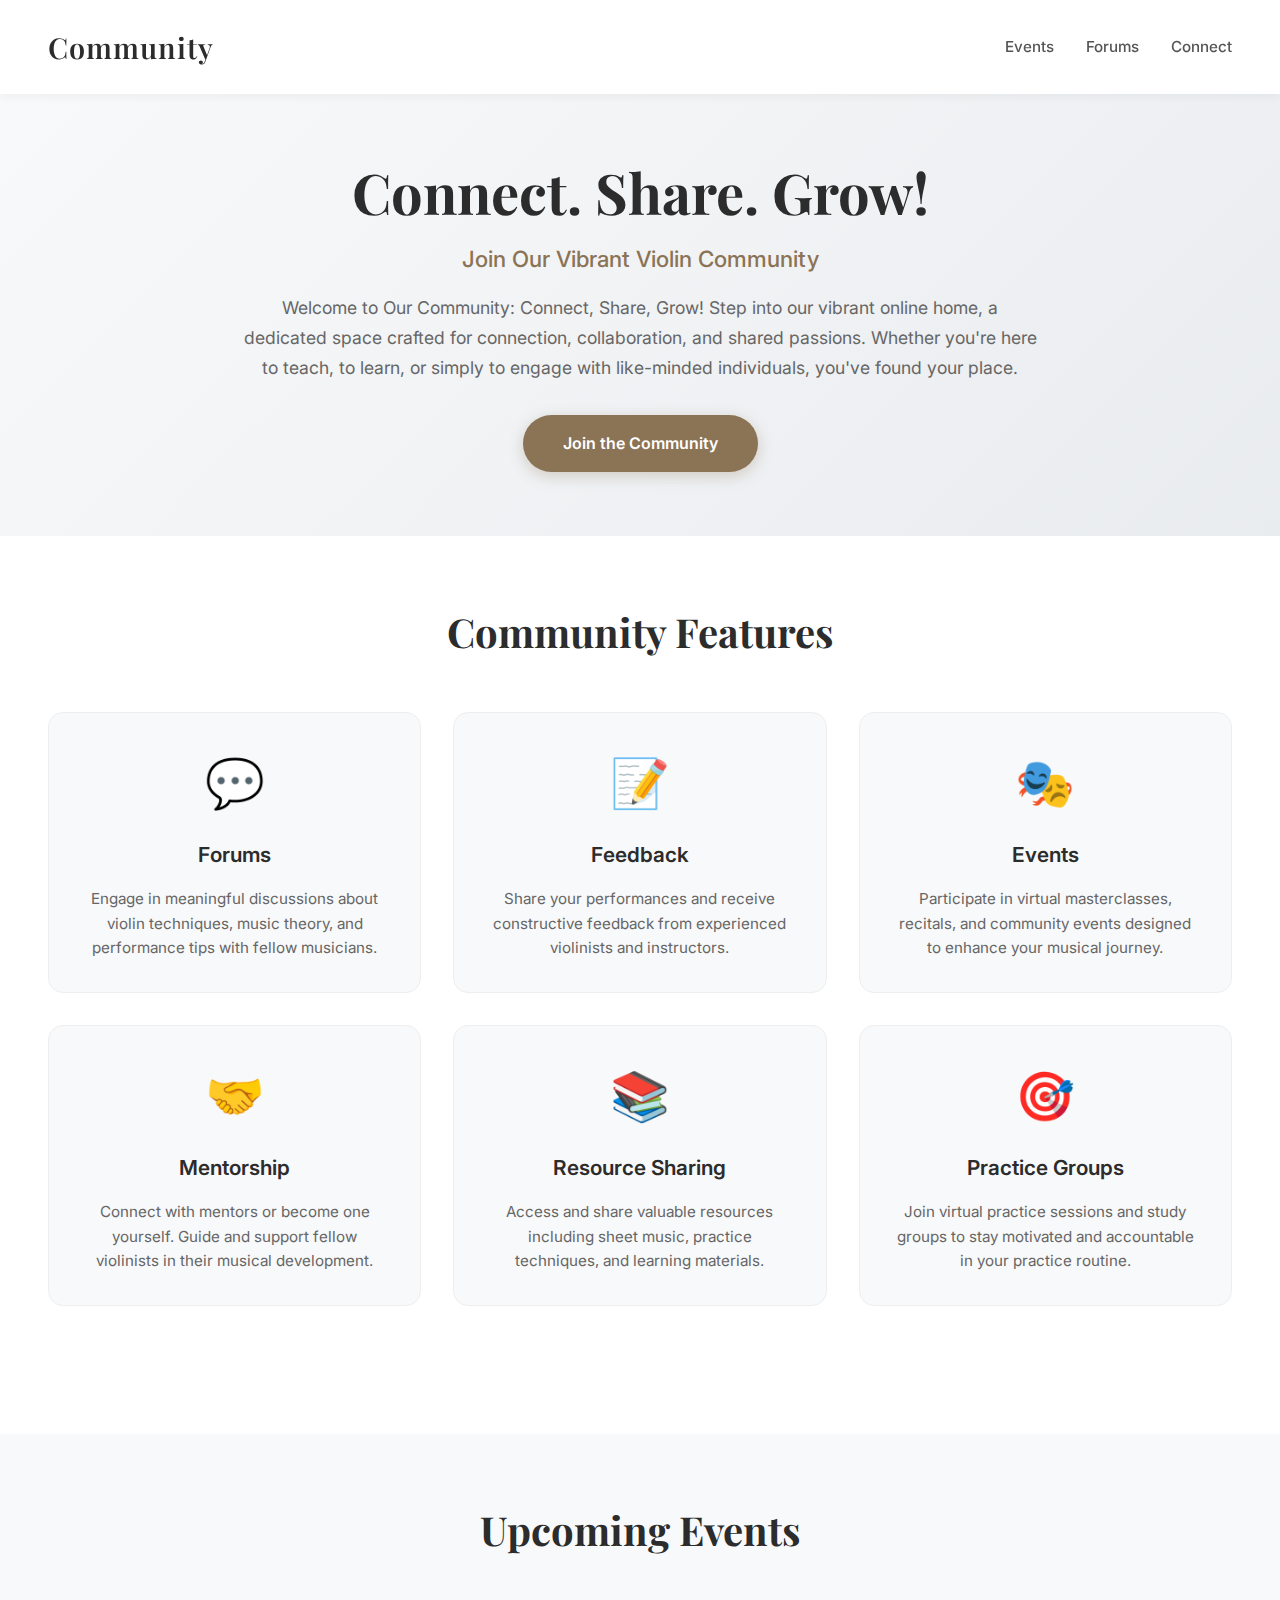
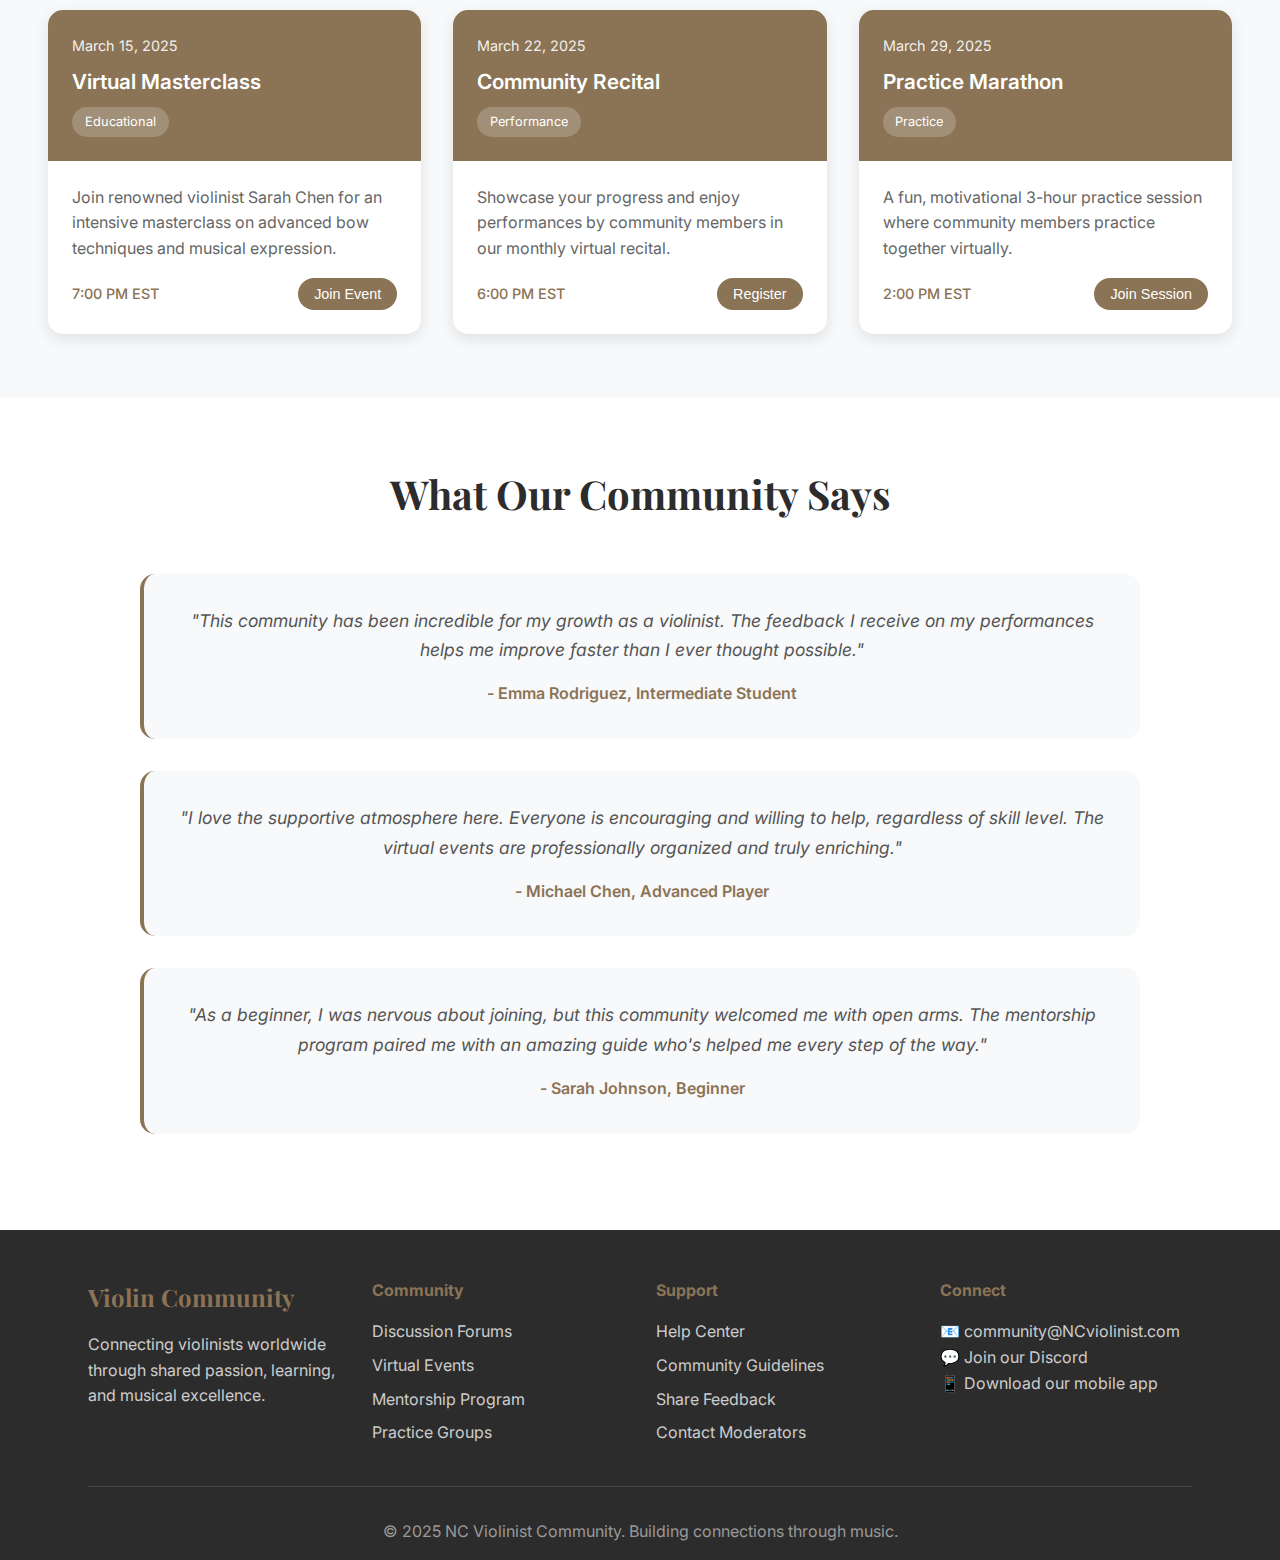
<file: proj1/pages/hero4/index.html>
<!DOCTYPE html>
<html lang="en">
<head>
    <meta charset="UTF-8">
    <meta name="viewport" content="width=device-width, initial-scale=1.0">
    <title>Community - NC Violinist</title>
    <link href="https://fonts.googleapis.com/css2?family=Playfair+Display:wght@400;500;600;700&family=Inter:wght@300;400;500;600;700&display=swap" rel="stylesheet">
    <link rel="stylesheet" href="assets/css/style.css">
</head>
<body>
    <header class="site-header">
        <div class="header-content">
            <a href="../../index.html" class="logo">Community</a>
            <nav>
                <ul class="nav-links">
                    <li><a href="#events">Events</a></li>
                    <li><a href="#forums">Forums</a></li>
                    <li><a href="#connect">Connect</a></li>
                </ul>
            </nav>
        </div>
    </header>

    <section class="hero">
        <div class="hero-content">
            <h1>Connect. Share. Grow!</h1>
            <h2>Join Our Vibrant Violin Community</h2>
            <p>
                Welcome to Our Community: Connect, Share, Grow! Step into our vibrant online home, a dedicated space 
                crafted for connection, collaboration, and shared passions. Whether you're here to teach, to learn, 
                or simply to engage with like-minded individuals, you've found your place.
            </p>
            <a href="#features" class="cta-button">Join the Community</a>
        </div>
    </section>

    <section class="community-features" id="features">
        <div class="features-container">
            <h2 class="features-title">Community Features</h2>
            <div class="features-grid">
                <div class="feature-card">
                    <div class="feature-icon">💬</div>
                    <h3 class="feature-title">Forums</h3>
                    <p class="feature-description">
                        Engage in meaningful discussions about violin techniques, music theory, and performance tips with fellow musicians.
                    </p>
                </div>
                <div class="feature-card">
                    <div class="feature-icon">📝</div>
                    <h3 class="feature-title">Feedback</h3>
                    <p class="feature-description">
                        Share your performances and receive constructive feedback from experienced violinists and instructors.
                    </p>
                </div>
                <div class="feature-card">
                    <div class="feature-icon">🎭</div>
                    <h3 class="feature-title">Events</h3>
                    <p class="feature-description">
                        Participate in virtual masterclasses, recitals, and community events designed to enhance your musical journey.
                    </p>
                </div>
                <div class="feature-card">
                    <div class="feature-icon">🤝</div>
                    <h3 class="feature-title">Mentorship</h3>
                    <p class="feature-description">
                        Connect with mentors or become one yourself. Guide and support fellow violinists in their musical development.
                    </p>
                </div>
                <div class="feature-card">
                    <div class="feature-icon">📚</div>
                    <h3 class="feature-title">Resource Sharing</h3>
                    <p class="feature-description">
                        Access and share valuable resources including sheet music, practice techniques, and learning materials.
                    </p>
                </div>
                <div class="feature-card">
                    <div class="feature-icon">🎯</div>
                    <h3 class="feature-title">Practice Groups</h3>
                    <p class="feature-description">
                        Join virtual practice sessions and study groups to stay motivated and accountable in your practice routine.
                    </p>
                </div>
            </div>
        </div>
    </section>

    <section class="events-section" id="events">
        <div class="events-container">
            <h2 class="events-title">Upcoming Events</h2>
            <div class="events-grid">
                <div class="event-card">
                    <div class="event-header">
                        <div class="event-date">March 15, 2025</div>
                        <div class="event-title">Virtual Masterclass</div>
                        <div class="event-type">Educational</div>
                    </div>
                    <div class="event-content">
                        <p class="event-description">
                            Join renowned violinist Sarah Chen for an intensive masterclass on advanced bow techniques and musical expression.
                        </p>
                        <div class="event-details">
                            <span class="event-time">7:00 PM EST</span>
                            <button class="join-button">Join Event</button>
                        </div>
                    </div>
                </div>
                
                <div class="event-card">
                    <div class="event-header">
                        <div class="event-date">March 22, 2025</div>
                        <div class="event-title">Community Recital</div>
                        <div class="event-type">Performance</div>
                    </div>
                    <div class="event-content">
                        <p class="event-description">
                            Showcase your progress and enjoy performances by community members in our monthly virtual recital.
                        </p>
                        <div class="event-details">
                            <span class="event-time">6:00 PM EST</span>
                            <button class="join-button">Register</button>
                        </div>
                    </div>
                </div>
                
                <div class="event-card">
                    <div class="event-header">
                        <div class="event-date">March 29, 2025</div>
                        <div class="event-title">Practice Marathon</div>
                        <div class="event-type">Practice</div>
                    </div>
                    <div class="event-content">
                        <p class="event-description">
                            A fun, motivational 3-hour practice session where community members practice together virtually.
                        </p>
                        <div class="event-details">
                            <span class="event-time">2:00 PM EST</span>
                            <button class="join-button">Join Session</button>
                        </div>
                    </div>
                </div>
            </div>
        </div>
    </section>

    <section class="testimonials">
        <div class="testimonials-container">
            <h2 class="testimonials-title">What Our Community Says</h2>
            
            <div class="testimonial-card">
                <p class="testimonial-text">
                    "This community has been incredible for my growth as a violinist. The feedback I receive on my performances 
                    helps me improve faster than I ever thought possible."
                </p>
                <div class="testimonial-author">- Emma Rodriguez, Intermediate Student</div>
            </div>
            
            <div class="testimonial-card">
                <p class="testimonial-text">
                    "I love the supportive atmosphere here. Everyone is encouraging and willing to help, regardless of skill level. 
                    The virtual events are professionally organized and truly enriching."
                </p>
                <div class="testimonial-author">- Michael Chen, Advanced Player</div>
            </div>
            
            <div class="testimonial-card">
                <p class="testimonial-text">
                    "As a beginner, I was nervous about joining, but this community welcomed me with open arms. 
                    The mentorship program paired me with an amazing guide who's helped me every step of the way."
                </p>
                <div class="testimonial-author">- Sarah Johnson, Beginner</div>
            </div>
        </div>
    </section>

    <footer class="footer">
        <div class="footer-container">
            <div class="footer-content">
                <div class="footer-section">
                    <h3>Violin Community</h3>
                    <p>Connecting violinists worldwide through shared passion, learning, and musical excellence.</p>
                </div>
                <div class="footer-section">
                    <h4>Community</h4>
                    <ul>
                        <li><a href="#forums">Discussion Forums</a></li>
                        <li><a href="#events">Virtual Events</a></li>
                        <li><a href="#mentorship">Mentorship Program</a></li>
                        <li><a href="#practice">Practice Groups</a></li>
                    </ul>
                </div>
                <div class="footer-section">
                    <h4>Support</h4>
                    <ul>
                        <li><a href="#help">Help Center</a></li>
                        <li><a href="#guidelines">Community Guidelines</a></li>
                        <li><a href="#feedback">Share Feedback</a></li>
                        <li><a href="#contact">Contact Moderators</a></li>
                    </ul>
                </div>
                <div class="footer-section">
                    <h4>Connect</h4>
                    <p>📧 community@NCviolinist.com</p>
                    <p>💬 Join our Discord</p>
                    <p>📱 Download our mobile app</p>
                </div>
            </div>
            <div class="footer-bottom">
                <p>&copy; 2025 NC Violinist Community. Building connections through music.</p>
            </div>
        </div>
    </footer>

    <script>
        // Smooth scrolling for navigation links
        document.querySelectorAll('a[href^="#"]').forEach(anchor => {
            anchor.addEventListener('click', function (e) {
                e.preventDefault();
                const target = document.querySelector(this.getAttribute('href'));
                if (target) {
                    target.scrollIntoView({
                        behavior: 'smooth',
                        block: 'start'
                    });
                }
            });
        });

        // Add hover effects for event cards
        document.querySelectorAll('.event-card').forEach(card => {
            card.addEventListener('mouseenter', function() {
                this.style.transform = 'translateY(-5px)';
            });
            
            card.addEventListener('mouseleave', function() {
                this.style.transform = 'translateY(0)';
            });
        });

        // Simple animation on scroll
        window.addEventListener('scroll', () => {
            const cards = document.querySelectorAll('.feature-card, .event-card, .testimonial-card');
            cards.forEach(card => {
                const rect = card.getBoundingClientRect();
                if (rect.top < window.innerHeight && rect.bottom > 0) {
                    card.style.opacity = '1';
                    card.style.transform = 'translateY(0)';
                }
            });
        });

        // Event button interactions
        document.querySelectorAll('.join-button').forEach(button => {
            button.addEventListener('click', function() {
                this.textContent = 'Joined!';
                this.style.background = '#28a745';
                setTimeout(() => {
                    this.textContent = 'Join Event';
                    this.style.background = '#8b7355';
                }, 2000);
            });
        });
    </script>
</body>
</html>
</file>
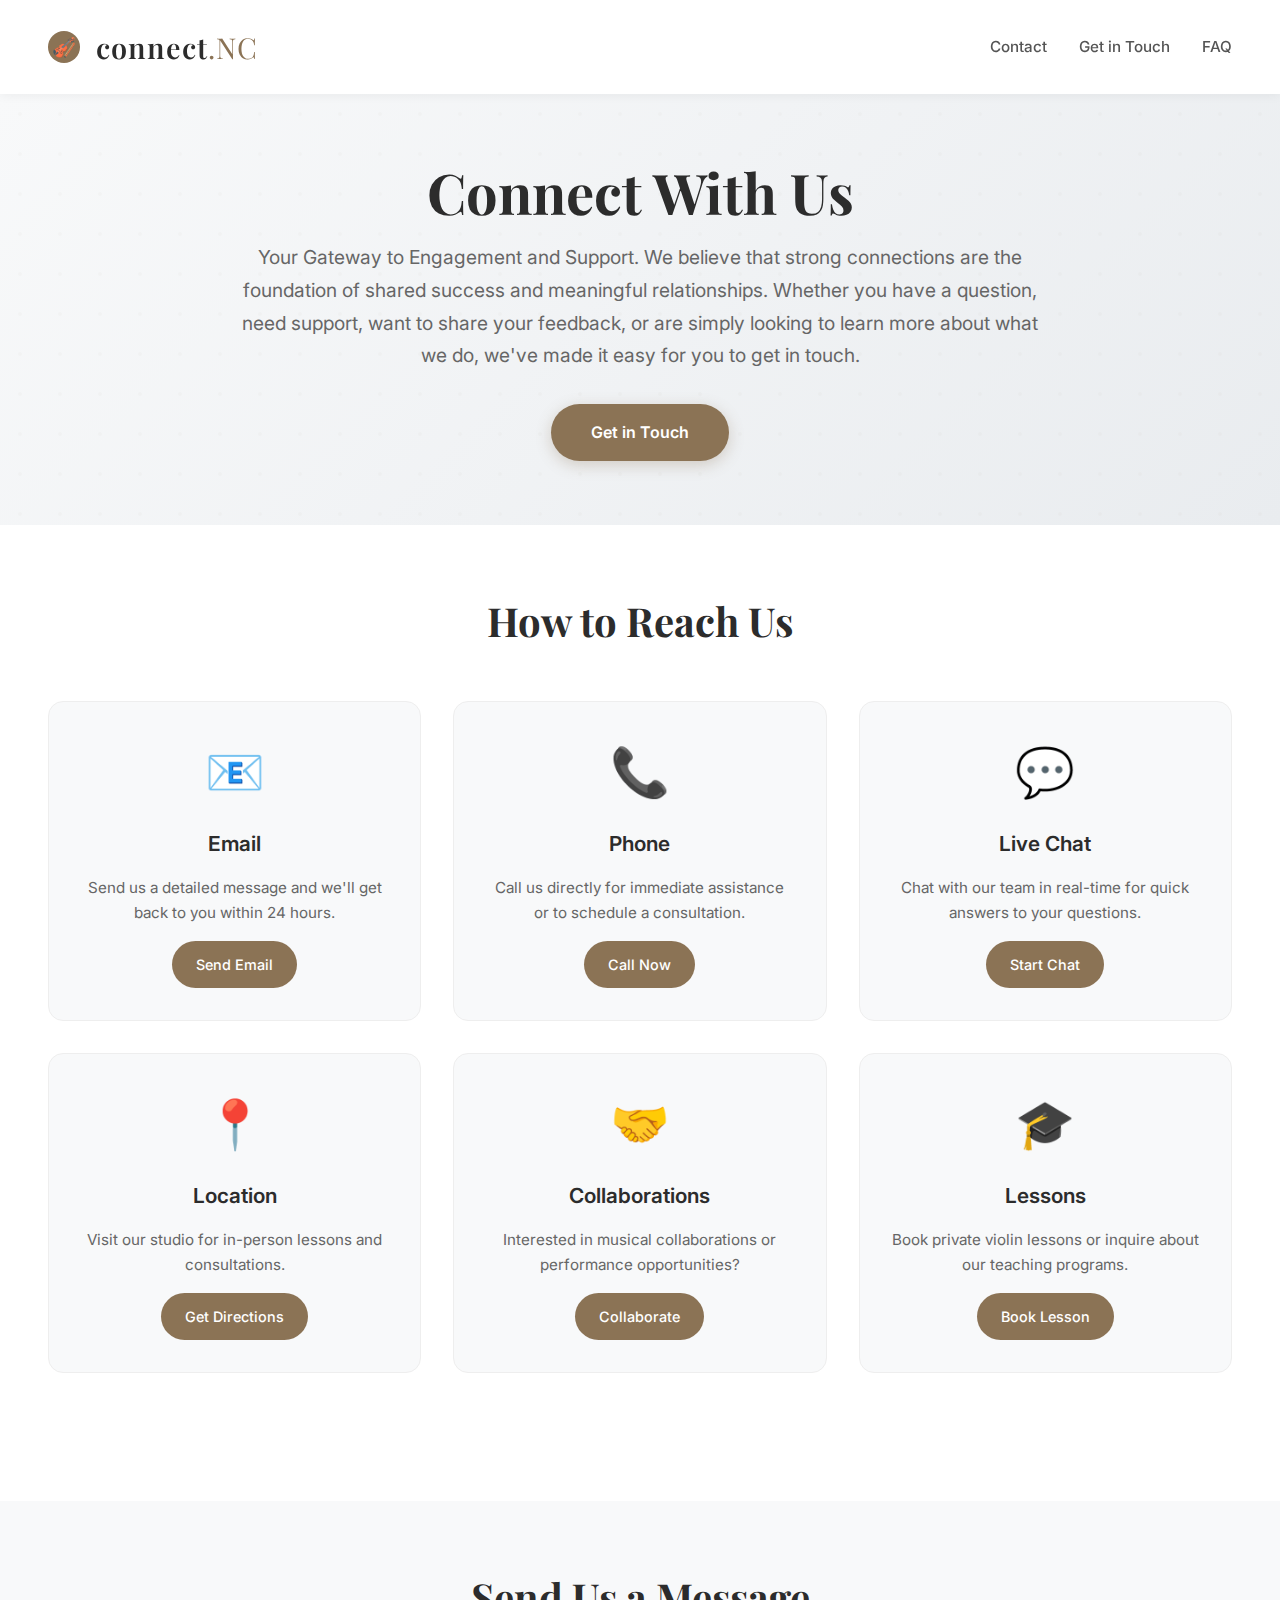
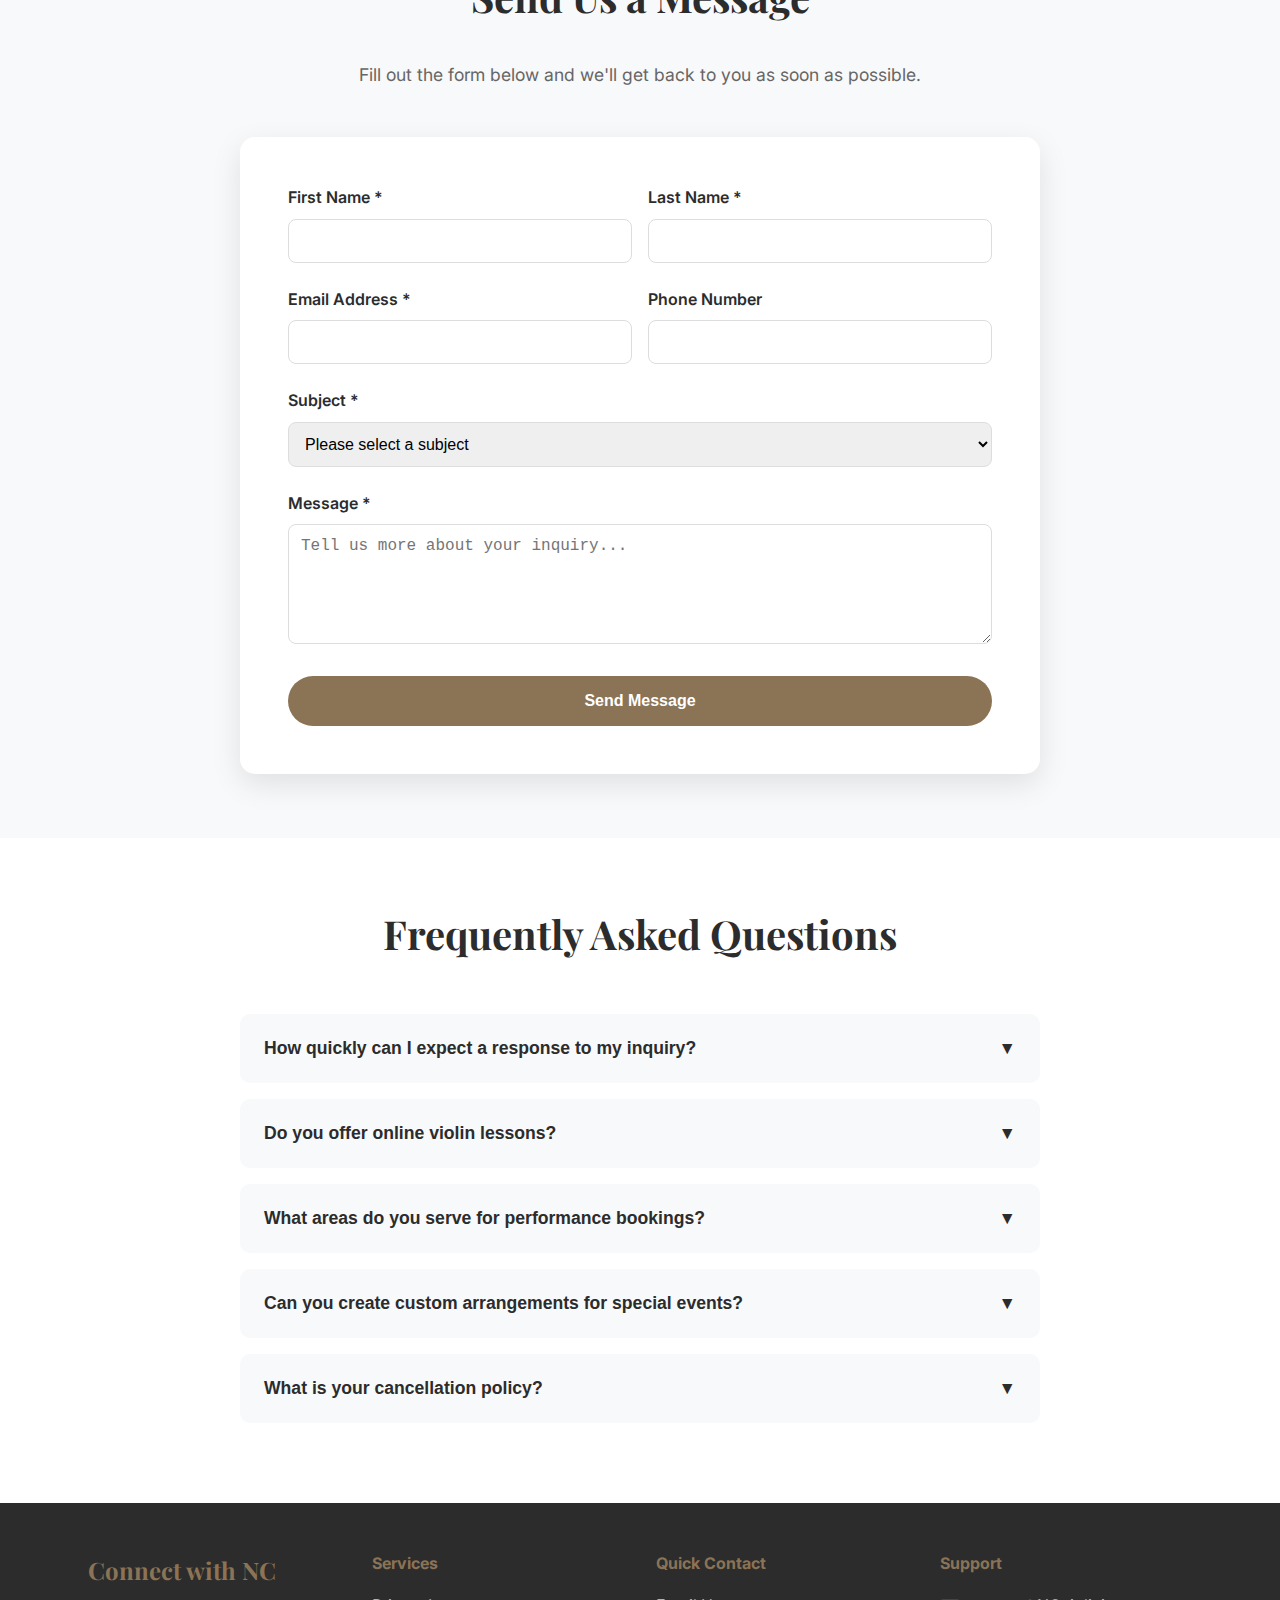
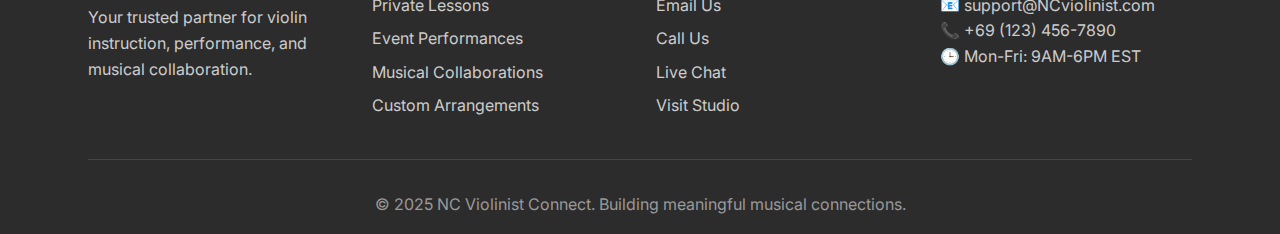
<file: proj1/pages/hero5/index.html>
<!DOCTYPE html>
<html lang="en">
<head>
    <meta charset="UTF-8">
    <meta name="viewport" content="width=device-width, initial-scale=1.0">
    <title>Connect - NC Violinist</title>
    <link href="https://fonts.googleapis.com/css2?family=Playfair+Display:wght@400;500;600;700&family=Inter:wght@300;400;500;600;700&display=swap" rel="stylesheet">
    <link rel="stylesheet" href="assets/css/style.css">
</head>
<body>
    <header class="site-header">
        <div class="header-content">
            <a href="../../index.html" class="logo-area">
                <div class="violin-icon">🎻</div>
                <div class="logo-text">connect<span>.NC</span></div>
            </a>
            <nav class="nav">
                <a href="#contact">Contact</a>
                <a href="#form">Get in Touch</a>
                <a href="#faq">FAQ</a>
            </nav>
        </div>
    </header>

    <section class="hero">
        <div class="hero-content">
            <h1>Connect With Us</h1>
            <p>Your Gateway to Engagement and Support. We believe that strong connections are the foundation of shared success and meaningful relationships. Whether you have a question, need support, want to share your feedback, or are simply looking to learn more about what we do, we've made it easy for you to get in touch.</p>
            <a href="#contact" class="cta">Get in Touch</a>
        </div>
    </section>

    <section class="contact-methods" id="contact">
        <div class="contact-container">
            <h2 class="contact-title">How to Reach Us</h2>
            <div class="contact-grid">
                <div class="contact-card">
                    <div class="contact-icon">📧</div>
                    <h3 class="contact-card-title">Email</h3>
                    <p class="contact-info">
                        Send us a detailed message and we'll get back to you within 24 hours.
                    </p>
                    <a href="mailto:info@NCviolinist.com" class="contact-button">Send Email</a>
                </div>
                
                <div class="contact-card">
                    <div class="contact-icon">📞</div>
                    <h3 class="contact-card-title">Phone</h3>
                    <p class="contact-info">
                        Call us directly for immediate assistance or to schedule a consultation.
                    </p>
                    <a href="tel:+15551234567" class="contact-button">Call Now</a>
                </div>
                
                <div class="contact-card">
                    <div class="contact-icon">💬</div>
                    <h3 class="contact-card-title">Live Chat</h3>
                    <p class="contact-info">
                        Chat with our team in real-time for quick answers to your questions.
                    </p>
                    <a href="#" class="contact-button">Start Chat</a>
                </div>
                
                <div class="contact-card">
                    <div class="contact-icon">📍</div>
                    <h3 class="contact-card-title">Location</h3>
                    <p class="contact-info">
                        Visit our studio for in-person lessons and consultations.
                    </p>
                    <a href="#" class="contact-button">Get Directions</a>
                </div>
                
                <div class="contact-card">
                    <div class="contact-icon">🤝</div>
                    <h3 class="contact-card-title">Collaborations</h3>
                    <p class="contact-info">
                        Interested in musical collaborations or performance opportunities?
                    </p>
                    <a href="#form" class="contact-button">Collaborate</a>
                </div>
                
                <div class="contact-card">
                    <div class="contact-icon">🎓</div>
                    <h3 class="contact-card-title">Lessons</h3>
                    <p class="contact-info">
                        Book private violin lessons or inquire about our teaching programs.
                    </p>
                    <a href="#form" class="contact-button">Book Lesson</a>
                </div>
            </div>
        </div>
    </section>

    <section class="contact-form-section" id="form">
        <div class="form-container">
            <h2 class="form-title">Send Us a Message</h2>
            <p class="form-subtitle">Fill out the form below and we'll get back to you as soon as possible.</p>
            
            <form class="contact-form">
                <div class="form-row">
                    <div class="form-group">
                        <label for="firstName">First Name *</label>
                        <input type="text" id="firstName" name="firstName" required>
                    </div>
                    <div class="form-group">
                        <label for="lastName">Last Name *</label>
                        <input type="text" id="lastName" name="lastName" required>
                    </div>
                </div>
                
                <div class="form-row">
                    <div class="form-group">
                        <label for="email">Email Address *</label>
                        <input type="email" id="email" name="email" required>
                    </div>
                    <div class="form-group">
                        <label for="phone">Phone Number</label>
                        <input type="tel" id="phone" name="phone">
                    </div>
                </div>
                
                <div class="form-group">
                    <label for="subject">Subject *</label>
                    <select id="subject" name="subject" required>
                        <option value="">Please select a subject</option>
                        <option value="lessons">Private Lessons</option>
                        <option value="performance">Performance Booking</option>
                        <option value="collaboration">Collaboration</option>
                        <option value="general">General Inquiry</option>
                        <option value="support">Technical Support</option>
                        <option value="feedback">Feedback</option>
                    </select>
                </div>
                
                <div class="form-group">
                    <label for="message">Message *</label>
                    <textarea id="message" name="message" placeholder="Tell us more about your inquiry..." required></textarea>
                </div>
                
                <button type="submit" class="submit-button">Send Message</button>
            </form>
        </div>
    </section>

    <section class="faq-section" id="faq">
        <div class="faq-container">
            <h2 class="faq-title">Frequently Asked Questions</h2>
            
            <div class="faq-item">
                <button class="faq-question">
                    How quickly can I expect a response to my inquiry?
                    <span class="faq-icon">▼</span>
                </button>
                <div class="faq-answer">
                    We typically respond to all inquiries within 24 hours during business days. For urgent matters, please call us directly for immediate assistance.
                </div>
            </div>
            
            <div class="faq-item">
                <button class="faq-question">
                    Do you offer online violin lessons?
                    <span class="faq-icon">▼</span>
                </button>
                <div class="faq-answer">
                    Yes! We offer both in-person and online violin lessons. Our virtual lessons are conducted via video call with high-quality audio to ensure the best learning experience.
                </div>
            </div>
            
            <div class="faq-item">
                <button class="faq-question">
                    What areas do you serve for performance bookings?
                    <span class="faq-icon">▼</span>
                </button>
                <div class="faq-answer">
                    We provide performance services nationwide, with a focus on wedding ceremonies, special events, and corporate functions. Travel fees may apply for locations outside our local area.
                </div>
            </div>
            
            <div class="faq-item">
                <button class="faq-question">
                    Can you create custom arrangements for special events?
                    <span class="faq-icon">▼</span>
                </button>
                <div class="faq-answer">
                    Absolutely! We specialize in creating custom violin arrangements for weddings and special events. We can work with your favorite songs to create beautiful, personalized performances.
                </div>
            </div>
            
            <div class="faq-item">
                <button class="faq-question">
                    What is your cancellation policy?
                    <span class="faq-icon">▼</span>
                </button>
                <div class="faq-answer">
                    For lessons: 24-hour notice is required for cancellations. For performances: We require 48-hour notice for event cancellations. Please contact us directly to discuss specific circumstances.
                </div>
            </div>
        </div>
    </section>

    <footer class="footer">
        <div class="footer-container">
            <div class="footer-content">
                <div class="footer-section">
                    <h3>Connect with NC</h3>
                    <p>Your trusted partner for violin instruction, performance, and musical collaboration.</p>
                </div>
                <div class="footer-section">
                    <h4>Services</h4>
                    <ul>
                        <li><a href="#lessons">Private Lessons</a></li>
                        <li><a href="#performances">Event Performances</a></li>
                        <li><a href="#collaborations">Musical Collaborations</a></li>
                        <li><a href="#arrangements">Custom Arrangements</a></li>
                    </ul>
                </div>
                <div class="footer-section">
                    <h4>Quick Contact</h4>
                    <ul>
                        <li><a href="mailto:info@NCviolinist.com">Email Us</a></li>
                        <li><a href="tel:+15551234567">Call Us</a></li>
                        <li><a href="#chat">Live Chat</a></li>
                        <li><a href="#location">Visit Studio</a></li>
                    </ul>
                </div>
                <div class="footer-section">
                    <h4>Support</h4>
                    <p>📧 support@NCviolinist.com</p>
                    <p>📞 +69 (123) 456-7890</p>
                    <p>🕒 Mon-Fri: 9AM-6PM EST</p>
                </div>
            </div>
            <div class="footer-bottom">
                <p>&copy; 2025 NC Violinist Connect. Building meaningful musical connections.</p>
            </div>
        </div>
    </footer>

    <script>
        document.querySelectorAll('a[href^="#"]').forEach(anchor => {
            anchor.addEventListener('click', function (e) {
                e.preventDefault();
                const target = document.querySelector(this.getAttribute('href'));
                if (target) {
                    target.scrollIntoView({
                        behavior: 'smooth',
                        block: 'start'
                    });
                }
            });
        });

        document.querySelectorAll('.faq-question').forEach(question => {
            question.addEventListener('click', function() {
                const answer = this.nextElementSibling;
                const icon = this.querySelector('.faq-icon');
                
                document.querySelectorAll('.faq-answer').forEach(otherAnswer => {
                    if (otherAnswer !== answer) {
                        otherAnswer.classList.remove('active');
                        otherAnswer.previousElementSibling.querySelector('.faq-icon').classList.remove('active');
                    }
                });
                
                answer.classList.toggle('active');
                icon.classList.toggle('active');
            });
        });

        document.querySelector('.contact-form').addEventListener('submit', function(e) {
            e.preventDefault();
            
            const formData = new FormData(this);
            const submitButton = this.querySelector('.submit-button');
            
            submitButton.textContent = 'Sending...';
            submitButton.disabled = true;
            
            setTimeout(() => {
                alert('Thank you for your message! We\'ll get back to you within 24 hours.');
                this.reset();
                submitButton.textContent = 'Send Message';
                submitButton.disabled = false;
            }, 2000);
        });

        document.querySelectorAll('.contact-card').forEach(card => {
            card.addEventListener('mouseenter', function() {
                this.style.transform = 'translateY(-5px)';
            });
            
            card.addEventListener('mouseleave', function() {
                this.style.transform = 'translateY(0)';
            });
        });

        window.addEventListener('scroll', () => {
            const elements = document.querySelectorAll('.contact-card, .faq-item');
            elements.forEach(element => {
                const rect = element.getBoundingClientRect();
                if (rect.top < window.innerHeight && rect.bottom > 0) {
                    element.style.opacity = '1';
                    element.style.transform = 'translateY(0)';
                }
            });
        });
    </script>
</body>
</html>
</file>
<file: style.css>
* {
    margin: 0;
    padding: 0;
    box-sizing: border-box;
}

body {
    font-family: 'Segoe UI', Tahoma, Geneva, Verdana, sans-serif;
    line-height: 1.6;
    color: #333;
    background: linear-gradient(135deg, #667eea 0%, #764ba2 100%);
    min-height: 100vh;
}

.container {
    max-width: 1200px;
    margin: 0 auto;
    padding: 0 20px;
}

header {
    background: rgba(255, 255, 255, 0.95);
    backdrop-filter: blur(10px);
    position: fixed;
    top: 0;
    width: 100%;
    z-index: 1000;
    box-shadow: 0 2px 20px rgba(0, 0, 0, 0.1);
}

nav {
    display: flex;
    justify-content: space-between;
    align-items: center;
    padding: 1rem 0;
}

.logo {
    font-size: 1.5rem;
    font-weight: bold;
    color: #667eea;
}

.nav-links {
    display: flex;
    list-style: none;
    gap: 2rem;
}

.nav-links a {
    text-decoration: none;
    color: #333;
    font-weight: 500;
    transition: color 0.3s ease;
}

.nav-links a:hover {
    color: #667eea;
}

.hamburger {
    display: none;
    flex-direction: column;
    cursor: pointer;
}

.hamburger span {
    width: 25px;
    height: 3px;
    background: #333;
    margin: 3px 0;
    transition: 0.3s;
}

main {
    margin-top: 80px;
}

.hero {
    min-height: 90vh;
    display: flex;
    align-items: center;
    justify-content: center;
    text-align: center;
    color: white;
    position: relative;
}

.hero-content {
    background: rgba(255, 255, 255, 0.1);
    backdrop-filter: blur(10px);
    padding: 3rem;
    border-radius: 20px;
    border: 1px solid rgba(255, 255, 255, 0.2);
    animation: fadeInUp 1s ease;
}

.hero h1 {
    font-size: 3.5rem;
    margin-bottom: 1rem;
}

.hero p {
    font-size: 1.2rem;
    margin-bottom: 2rem;
}

.cta-button {
    display: inline-block;
    background: linear-gradient(135deg, #ff6b6b, #ee5a24);
    color: white;
    padding: 12px 30px;
    border-radius: 50px;
    text-decoration: none;
    font-weight: 600;
    transition: transform 0.3s ease, box-shadow 0.3s ease;
}

.cta-button:hover {
    transform: translateY(-2px);
    box-shadow: 0 10px 30px rgba(255, 107, 107, 0.4);
}

section {
    padding: 5rem 0;
}

.about {
    background: rgba(255, 255, 255, 0.95);
    backdrop-filter: blur(10px);
}

.about h2,
.projects h2,
.contact h2 {
    text-align: center;
    font-size: 2.5rem;
    margin-bottom: 3rem;
    color: #333;
}

.about-content {
    display: grid;
    grid-template-columns: 2fr 1fr;
    gap: 3rem;
    align-items: center;
}

.about-text p {
    font-size: 1.1rem;
    margin-bottom: 2rem;
    color: #666;
}

.skills h3 {
    margin-bottom: 1rem;
    color: #333;
}

.skill-grid {
    display: grid;
    grid-template-columns: repeat(auto-fit, minmax(150px, 1fr));
    gap: 1rem;
}

.skill-item {
    background: linear-gradient(135deg, #667eea, #764ba2);
    color: white;
    padding: 0.8rem;
    border-radius: 10px;
    text-align: center;
    font-weight: 600;
    transform: translateY(0);
    transition: transform 0.3s ease;
}

.skill-item:hover {
    transform: translateY(-5px);
}

.about-image {
    display: flex;
    justify-content: center;
    align-items: center;
}

.profile-img {
    width: 250px;
    height: 250px;
    border-radius: 50%;
    object-fit: cover;
    border: 4px solid white;
    box-shadow: 0 10px 30px rgba(0, 0, 0, 0.2);
    transition: transform 0.3s ease, box-shadow 0.3s ease;
}

.profile-img:hover {
    transform: scale(1.05);
    box-shadow: 0 15px 40px rgba(0, 0, 0, 0.3);
}

.projects {
    background: rgba(255, 255, 255, 0.05);
    color: white;
}

.project-grid {
    display: grid;
    grid-template-columns: repeat(auto-fit, minmax(350px, 1fr));
    gap: 2rem;
}

.project-card {
    background: rgba(255, 255, 255, 0.1);
    backdrop-filter: blur(10px);
    border-radius: 15px;
    overflow: hidden;
    border: 1px solid rgba(255, 255, 255, 0.2);
    transition: transform 0.3s ease, box-shadow 0.3s ease;
}

.project-card:hover {
    transform: translateY(-10px);
    box-shadow: 0 20px 40px rgba(0, 0, 0, 0.2);
}

.project-image {
    height: 200px;
    background: rgba(255, 255, 255, 0.1);
    display: flex;
    align-items: center;
    justify-content: center;
    overflow: hidden;
    position: relative;
}

.project-img {
    width: 100%;
    height: 100%;
    object-fit: cover;
    transition: transform 0.3s ease;
}

.project-card:hover .project-img {
    transform: scale(1.1);
}

.project-image::before {
    content: '';
    position: absolute;
    top: 0;
    left: 0;
    right: 0;
    bottom: 0;
    background: linear-gradient(135deg, rgba(102, 126, 234, 0.2), rgba(118, 75, 162, 0.2));
    opacity: 0;
    transition: opacity 0.3s ease;
    z-index: 1;
}

.project-card:hover .project-image::before {
    opacity: 1;
}

.project-content {
    padding: 1.5rem;
}

.project-content h3 {
    margin-bottom: 1rem;
    color: white;
}

.project-content p {
    margin-bottom: 1rem;
    color: rgba(255, 255, 255, 0.8);
}

.project-tech {
    display: flex;
    flex-wrap: wrap;
    gap: 0.5rem;
    margin-bottom: 1.5rem;
}

.project-tech span {
    background: rgba(255, 255, 255, 0.2);
    padding: 0.3rem 0.8rem;
    border-radius: 20px;
    font-size: 0.8rem;
    color: white;
}

.project-links {
    display: flex;
    gap: 1rem;
}

.btn-demo,
.btn-code {
    padding: 0.6rem 1.2rem;
    border-radius: 25px;
    text-decoration: none;
    font-weight: 600;
    transition: all 0.3s ease;
}

.btn-demo {
    background: linear-gradient(135deg, #ff6b6b, #ee5a24);
    color: white;
}

.btn-code {
    background: transparent;
    color: white;
    border: 2px solid white;
}

.btn-demo:hover,
.btn-code:hover {
    transform: translateY(-2px);
}

.contact {
    background: rgba(255, 255, 255, 0.95);
    backdrop-filter: blur(10px);
}

.contact-content {
    display: grid;
    grid-template-columns: 1fr 1fr;
    gap: 3rem;
}

.contact-info h3 {
    margin-bottom: 1rem;
    color: #333;
}

.contact-info p {
    margin-bottom: 2rem;
    color: #666;
}

.contact-details {
    display: flex;
    flex-direction: column;
    gap: 1rem;
}

.contact-item {
    color: #666;
}

.contact-item strong {
    color: #333;
}

.contact-form {
    background: white;
    padding: 2rem;
    border-radius: 15px;
    box-shadow: 0 10px 30px rgba(0, 0, 0, 0.1);
}

.form-group {
    margin-bottom: 1.5rem;
}

.form-group label {
    display: block;
    margin-bottom: 0.5rem;
    color: #333;
    font-weight: 600;
}

.form-group input,
.form-group textarea {
    width: 100%;
    padding: 0.8rem;
    border: 2px solid #e0e0e0;
    border-radius: 8px;
    font-size: 1rem;
    transition: border-color 0.3s ease;
}

.form-group input:focus,
.form-group textarea:focus {
    outline: none;
    border-color: #667eea;
}

.error-message {
    color: #ff6b6b;
    font-size: 0.8rem;
    margin-top: 0.3rem;
    display: block;
}

.submit-btn {
    background: linear-gradient(135deg, #667eea, #764ba2);
    color: white;
    padding: 0.8rem 2rem;
    border: none;
    border-radius: 25px;
    font-size: 1rem;
    font-weight: 600;
    cursor: pointer;
    transition: transform 0.3s ease, box-shadow 0.3s ease;
}

.submit-btn:hover {
    transform: translateY(-2px);
    box-shadow: 0 10px 30px rgba(102, 126, 234, 0.4);
}

footer {
    background: rgba(0, 0, 0, 0.8);
    color: white;
    text-align: center;
    padding: 2rem 0;
}

@keyframes fadeInUp {
    from {
        opacity: 0;
        transform: translateY(30px);
    }
    to {
        opacity: 1;
        transform: translateY(0);
    }
}

@media (max-width: 768px) {
    .hamburger {
        display: flex;
    }

    .nav-links {
        display: none;
        position: absolute;
        top: 100%;
        left: 0;
        width: 100%;
        background: rgba(255, 255, 255, 0.95);
        backdrop-filter: blur(10px);
        flex-direction: column;
        padding: 1rem 0;
        box-shadow: 0 2px 10px rgba(0, 0, 0, 0.1);
    }

    .nav-links.active {
        display: flex;
    }

    .nav-links li {
        text-align: center;
        padding: 0.5rem 0;
    }

    .hero h1 {
        font-size: 2.5rem;
    }

    .hero-content {
        padding: 2rem;
    }

    .about-content {
        grid-template-columns: 1fr;
        text-align: center;
    }

    .contact-content {
        grid-template-columns: 1fr;
    }

    .project-grid {
        grid-template-columns: 1fr;
    }

    .skill-grid {
        grid-template-columns: repeat(auto-fit, minmax(120px, 1fr));
    }
}
</file>
<file: proj1/assets/css/style.css>
* {
            margin: 0;
            padding: 0;
            box-sizing: border-box;
        }

        :root {
            --primary-color: #2c2c2c;
            --secondary-color: #1a1a1a;
            --accent-color: #8b7355;
            --text-primary: #ffffff;
            --text-secondary: #a0a0a0;
            --text-muted: #666666;
            --card-bg: rgba(255, 255, 255, 0.03);
            --card-border: rgba(255, 255, 255, 0.08);
            --hover-bg: rgba(255, 255, 255, 0.05);
            --shadow: rgba(0, 0, 0, 0.2);
        }

        body {
            font-family: 'Inter', -apple-system, BlinkMacSystemFont, sans-serif;
            background: linear-gradient(135deg, #1a1a1a 0%, #2c2c2c 100%);
            color: var(--text-primary);
            min-height: 100vh;
            overflow-x: hidden;
        }

        /* Subtle background pattern */
        .bg-pattern {
            position: fixed;
            top: 0;
            left: 0;
            width: 100%;
            height: 100%;
            z-index: -1;
            background-image: 
                radial-gradient(circle at 25% 25%, rgba(139, 115, 85, 0.1) 0%, transparent 50%),
                radial-gradient(circle at 75% 75%, rgba(139, 115, 85, 0.05) 0%, transparent 50%);
            animation: subtleMove 30s ease-in-out infinite;
        }

        @keyframes subtleMove {
            0%, 100% { transform: translateX(0px) translateY(0px); }
            50% { transform: translateX(5px) translateY(-5px); }
        }

        .container {
            min-height: 100vh;
            display: flex;
            flex-direction: column;
            justify-content: center;
            align-items: center;
            padding: 2rem;
            position: relative;
        }

        /* Header section */
        .header {
            text-align: center;
            margin-bottom: 4rem;
            animation: fadeInUp 0.8s ease-out;
        }

        .main-title {
            font-family: 'Playfair Display', serif;
            font-size: clamp(3rem, 8vw, 5rem);
            font-weight: 600;
            color: var(--text-primary);
            margin-bottom: 1rem;
            letter-spacing: -0.02em;
            position: relative;
        }

        .main-title::after {
            content: '';
            position: absolute;
            bottom: -15px;
            left: 50%;
            transform: translateX(-50%);
            width: 60px;
            height: 2px;
            background: var(--accent-color);
            border-radius: 1px;
            animation: expandLine 1s ease-out 0.5s both;
        }

        @keyframes expandLine {
            from { width: 0; }
            to { width: 60px; }
        }

        .subtitle {
            font-size: 1.1rem;
            color: var(--text-secondary);
            font-weight: 400;
            margin-bottom: 0.5rem;
            opacity: 0;
            animation: fadeIn 0.8s ease-out 0.6s both;
        }

        .tagline {
            font-size: 0.9rem;
            color: var(--text-muted);
            font-style: italic;
            opacity: 0;
            animation: fadeIn 0.8s ease-out 0.8s both;
        }

        /* Navigation grid */
        .nav-grid {
            display: grid;
            grid-template-columns: repeat(auto-fit, minmax(280px, 1fr));
            gap: 1.5rem;
            max-width: 1000px;
            width: 100%;
            animation: fadeInUp 0.8s ease-out 0.4s both;
        }

        .nav-card {
            background: var(--card-bg);
            backdrop-filter: blur(10px);
            border: 1px solid var(--card-border);
            border-radius: 16px;
            padding: 2rem;
            text-decoration: none;
            color: inherit;
            transition: all 0.3s cubic-bezier(0.25, 0.46, 0.45, 0.94);
            position: relative;
            overflow: hidden;
            display: flex;
            flex-direction: column;
            align-items: center;
            text-align: center;
        }

        .nav-card::before {
            content: '';
            position: absolute;
            top: 0;
            left: -100%;
            width: 100%;
            height: 100%;
            background: linear-gradient(90deg, transparent, rgba(139, 115, 85, 0.1), transparent);
            transition: left 0.6s ease;
        }

        .nav-card:hover::before {
            left: 100%;
        }

        .nav-card:hover {
            transform: translateY(-8px);
            background: var(--hover-bg);
            border-color: rgba(139, 115, 85, 0.2);
            box-shadow: 0 12px 24px var(--shadow);
        }

        .nav-icon {
            width: 60px;
            height: 60px;
            margin-bottom: 1.5rem;
            display: flex;
            align-items: center;
            justify-content: center;
            font-size: 2rem;
            background: rgba(139, 115, 85, 0.1);
            border: 1px solid rgba(139, 115, 85, 0.2);
            border-radius: 50%;
            transition: all 0.3s ease;
        }

        .nav-card:hover .nav-icon {
            background: rgba(139, 115, 85, 0.2);
            border-color: rgba(139, 115, 85, 0.3);
            transform: scale(1.1);
        }

        .nav-title {
            font-size: 1.3rem;
            font-weight: 600;
            margin-bottom: 1rem;
            color: var(--text-primary);
            transition: color 0.3s ease;
        }

        .nav-card:hover .nav-title {
            color: var(--accent-color);
        }

        .nav-description {
            color: var(--text-secondary);
            font-size: 0.9rem;
            line-height: 1.5;
            margin-bottom: 1rem;
        }

        .nav-features {
            display: flex;
            flex-wrap: wrap;
            gap: 0.5rem;
            justify-content: center;
        }

        .feature-tag {
            background: rgba(139, 115, 85, 0.1);
            border: 1px solid rgba(139, 115, 85, 0.2);
            border-radius: 12px;
            padding: 0.3rem 0.8rem;
            font-size: 0.75rem;
            font-weight: 500;
            color: var(--text-secondary);
            transition: all 0.3s ease;
        }

        .nav-card:hover .feature-tag {
            background: rgba(139, 115, 85, 0.15);
            border-color: rgba(139, 115, 85, 0.3);
            color: var(--text-primary);
        }

        /* Animations */
        @keyframes fadeInUp {
            from {
                opacity: 0;
                transform: translateY(30px);
            }
            to {
                opacity: 1;
                transform: translateY(0);
            }
        }

        @keyframes fadeIn {
            from { opacity: 0; }
            to { opacity: 1; }
        }

        /* Responsive design */
        @media (max-width: 768px) {
            .nav-grid {
                grid-template-columns: 1fr;
                gap: 1rem;
            }
            
            .nav-card {
                padding: 1.5rem;
            }
            
            .container {
                padding: 1rem;
            }
            
            .header {
                margin-bottom: 2rem;
            }
        }

        @media (max-width: 480px) {
            .nav-card {
                padding: 1.25rem;
            }
            
            .nav-icon {
                width: 50px;
                height: 50px;
                font-size: 1.5rem;
            }
            
            .nav-title {
                font-size: 1.1rem;
            }
        }

        /* Subtle entrance animations for cards */
        .nav-card:nth-child(1) { animation-delay: 0.1s; }
        .nav-card:nth-child(2) { animation-delay: 0.2s; }
        .nav-card:nth-child(3) { animation-delay: 0.3s; }
        .nav-card:nth-child(4) { animation-delay: 0.4s; }
        .nav-card:nth-child(5) { animation-delay: 0.5s; }

        /* Footer */
        .footer {
            margin-top: 3rem;
            text-align: center;
            color: var(--text-muted);
            font-size: 0.8rem;
            opacity: 0;
            animation: fadeIn 0.8s ease-out 1s both;
        }
</file>
<file: proj2/flower_shop_website/style.css>
* {
    margin: 0;
    padding: 0;
    box-sizing: border-box;
}
:root {
    --primary-color: #2d5a5a;
    --secondary-color: #f8f5f1;
    --accent-color: #d4af37;
    --text-dark: #333;
    --text-light: #666;
    --white: #ffffff;
    --gradient: linear-gradient(135deg, #667eea 0%, #764ba2 100%);
}
body {
    font-family: 'Georgia', serif;
    line-height: 1.6;
    color: var(--text-dark);
    background: var(--secondary-color);
    overflow-x: hidden;
}
.container {
    max-width: 1200px;
    margin: 0 auto;
    padding: 0 20px;
}
/* Header */
header {
    background: rgba(255, 255, 255, 0.95);
    backdrop-filter: blur(10px);
    position: fixed;
    width: 100%;
    top: 0;
    z-index: 1000;
    transition: all 0.3s ease;
}
nav {
    display: flex;
    justify-content: space-between;
    align-items: center;
    padding: 1rem 0;
}
.logo {
    font-size: 2rem;
    font-weight: bold;
    color: var(--primary-color);
    text-decoration: none;
    position: relative;
}
.logo::after {
    content: '🌸';
    margin-left: 0.5rem;
    animation: float 3s ease-in-out infinite;
}
.nav-links {
    display: flex;
    list-style: none;
    gap: 2rem;
}
.nav-links a {
    text-decoration: none;
    color: var(--text-dark);
    font-weight: 500;
    transition: all 0.3s ease;
    position: relative;
}
.nav-links a::after {
    content: '';
    position: absolute;
    width: 0;
    height: 2px;
    bottom: -5px;
    left: 0;
    background: var(--accent-color);
    transition: width 0.3s ease;
}
.nav-links a:hover::after {
    width: 100%;
}
/* Hero Section */
.hero {
    height: 100vh;
    display: flex;
    align-items: center;
    background: linear-gradient(135deg, rgba(244, 241, 237, 0.9), rgba(218, 215, 205, 0.9));
    position: relative;
    overflow: hidden;
}
.hero::before {
    content: '';
    position: absolute;
    top: -50%;
    right: -50%;
    width: 200%;
    height: 200%;
    background: radial-gradient(circle, rgba(212, 175, 55, 0.1) 0%, transparent 70%);
    animation: rotate 20s linear infinite;
}
.hero-content {
    z-index: 2;
    position: relative;
}
.hero h1 {
    font-size: 4rem;
    margin-bottom: 1rem;
    color: var(--primary-color);
    animation: slideInLeft 1s ease-out;
}
.hero p {
    font-size: 1.5rem;
    margin-bottom: 2rem;
    color: var(--text-light);
    animation: slideInLeft 1s ease-out 0.3s both;
}
.cta-button {
    display: inline-block;
    padding: 1rem 2.5rem;
    background: var(--primary-color);
    color: var(--white);
    text-decoration: none;
    border-radius: 50px;
    font-weight: 600;
    transition: all 0.3s ease;
    animation: slideInLeft 1s ease-out 0.6s both;
    position: relative;
    overflow: hidden;
}
.cta-button::before {
    content: '';
    position: absolute;
    top: 0;
    left: -100%;
    width: 100%;
    height: 100%;
    background: linear-gradient(90deg, transparent, rgba(255,255,255,0.2), transparent);
    transition: left 0.5s;
}
.cta-button:hover::before {
    left: 100%;
}
.cta-button:hover {
    transform: translateY(-3px);
    box-shadow: 0 10px 25px rgba(45, 90, 90, 0.3);
}
/* Featured Section */
.featured {
    padding: 5rem 0;
    background: var(--white);
}
.section-title {
    text-align: center;
    font-size: 3rem;
    margin-bottom: 3rem;
    color: var(--primary-color);
    position: relative;
}
.section-title::after {
    content: '';
    position: absolute;
    bottom: -10px;
    left: 50%;
    transform: translateX(-50%);
    width: 80px;
    height: 3px;
    background: var(--accent-color);
}
.flower-grid {
    display: grid;
    grid-template-columns: repeat(auto-fit, minmax(300px, 1fr));
    gap: 2rem;
    margin-top: 3rem;
}
.flower-card {
    background: var(--white);
    border-radius: 20px;
    padding: 2rem;
    text-align: center;
    box-shadow: 0 10px 30px rgba(0,0,0,0.1);
    transition: all 0.3s ease;
    position: relative;
    overflow: hidden;
}
.flower-card::before {
    content: '';
    position: absolute;
    top: 0;
    left: 0;
    width: 100%;
    height: 100%;
    background: linear-gradient(135deg, rgba(212, 175, 55, 0.05), rgba(45, 90, 90, 0.05));
    opacity: 0;
    transition: opacity 0.3s ease;
}
.flower-card:hover::before {
    opacity: 1;
}
.flower-card:hover {
    transform: translateY(-10px);
    box-shadow: 0 20px 40px rgba(0,0,0,0.15);
}
.flower-icon {
    font-size: 4rem;
    margin-bottom: 1rem;
    display: block;
    animation: bounce 2s infinite;
}
.flower-card h3 {
    font-size: 1.5rem;
    margin-bottom: 1rem;
    color: var(--primary-color);
}
.flower-card p {
    color: var(--text-light);
    margin-bottom: 1.5rem;
}
.price {
    font-size: 1.8rem;
    font-weight: bold;
    color: var(--accent-color);
}
/* About Section */
.about {
    padding: 5rem 0;
    background: linear-gradient(135deg, var(--secondary-color), #e8e5e0);
}
.about-content {
    display: grid;
    grid-template-columns: 1fr 1fr;
    gap: 4rem;
    align-items: center;
}
.about-text h2 {
    font-size: 2.5rem;
    margin-bottom: 2rem;
    color: var(--primary-color);
}
.about-text p {
    font-size: 1.1rem;
    margin-bottom: 1.5rem;
    color: var(--text-light);
}
.stats {
    display: grid;
    grid-template-columns: repeat(2, 1fr);
    gap: 2rem;
    margin-top: 2rem;
}
.stat-item {
    text-align: center;
    padding: 1.5rem;
    background: var(--white);
    border-radius: 15px;
    box-shadow: 0 5px 15px rgba(0,0,0,0.1);
}
.stat-number {
    font-size: 2.5rem;
    font-weight: bold;
    color: var(--accent-color);
    display: block;
}
/* Footer */
footer {
    background: var(--primary-color);
    color: var(--white);
    padding: 3rem 0 1rem;
    text-align: center;
}
.footer-content {
    display: grid;
    grid-template-columns: repeat(auto-fit, minmax(250px, 1fr));
    gap: 2rem;
    margin-bottom: 2rem;
}
.footer-section h3 {
    margin-bottom: 1rem;
    color: var(--accent-color);
}
.footer-section p, .footer-section a {
    color: rgba(255,255,255,0.8);
    text-decoration: none;
    transition: color 0.3s ease;
}
.footer-section a:hover {
    color: var(--accent-color);
}
/* Animations */
@keyframes float {
    0%, 100% { transform: translateY(0px); }
    50% { transform: translateY(-10px); }
}
@keyframes rotate {
    from { transform: rotate(0deg); }
    to { transform: rotate(360deg); }
}
@keyframes slideInLeft {
    from {
        opacity: 0;
        transform: translateX(-50px);
    }
    to {
        opacity: 1;
        transform: translateX(0);
    }
}
@keyframes bounce {
    0%, 20%, 50%, 80%, 100% { transform: translateY(0); }
    40% { transform: translateY(-10px); }
    60% { transform: translateY(-5px); }
}
/* Responsive */
@media (max-width: 768px) {
    .nav-links {
        display: none;
    }
    
    .hero h1 {
        font-size: 2.5rem;
    }
    
    .hero p {
        font-size: 1.2rem;
    }
    
    .about-content {
        grid-template-columns: 1fr;
        gap: 2rem;
    }
    
    .stats {
        grid-template-columns: 1fr;
    }
}
/* Scroll animations */
.fade-in {
    opacity: 0;
    transform: translateY(30px);
    transition: all 0.6s ease;
}
.fade-in.visible {
    opacity: 1;
    transform: translateY(0);
}
</file>
<file: proj3/Wonder_lust/style.css>
* {
    margin: 0;
    padding: 0;
    box-sizing: border-box;
}
:root {
    --primary-gradient: linear-gradient(135deg, #667eea 0%, #764ba2 100%);
    --secondary-gradient: linear-gradient(135deg, #f093fb 0%, #f5576c 100%);
    --tertiary-gradient: linear-gradient(135deg, #4facfe 0%, #00f2fe 100%);
    --gold-gradient: linear-gradient(135deg, #ffecd2 0%, #fcb69f 100%);
    --text-dark: #2c3e50;
    --text-light: #7f8c8d;
    --white: #ffffff;
    --glass: rgba(255, 255, 255, 0.25);
    --glass-border: rgba(255, 255, 255, 0.18);
}
body {
    font-family: 'Inter', -apple-system, BlinkMacSystemFont, sans-serif;
    line-height: 1.6;
    color: var(--text-dark);
    background: linear-gradient(135deg, #74b9ff 0%, #0984e3 100%);
    overflow-x: hidden;
}
.container {
    max-width: 1200px;
    margin: 0 auto;
    padding: 0 20px;
}
header {
    position: fixed;
    width: 100%;
    top: 0;
    z-index: 1000;
    background: rgba(255, 255, 255, 0.1);
    backdrop-filter: blur(20px);
    border-bottom: 1px solid rgba(255, 255, 255, 0.2);
    transition: all 0.3s ease;
}
nav {
    display: flex;
    justify-content: space-between;
    align-items: center;
    padding: 1rem 0;
}
.logo {
    font-size: 2rem;
    font-weight: 700;
    color: var(--white);
    text-decoration: none;
    background: var(--gold-gradient);
    -webkit-background-clip: text;
    -webkit-text-fill-color: transparent;
    background-clip: text;
}
.nav-links {
    display: flex;
    list-style: none;
    gap: 2rem;
}
.nav-links a {
    text-decoration: none;
    color: var(--white);
    font-weight: 500;
    font-size: 0.95rem;
    transition: all 0.3s ease;
    position: relative;
    padding: 0.5rem 1rem;
    border-radius: 25px;
}
.nav-links a:hover {
    background: var(--glass);
    backdrop-filter: blur(10px);
    transform: translateY(-2px);
}
.hero {
    height: 100vh;
    display: flex;
    align-items: center;
    position: relative;
    background: var(--primary-gradient);
    overflow: hidden;
}
.hero::before {
    content: '';
    position: absolute;
    top: 0;
    left: 0;
    width: 100%;
    height: 100%;
    background: url('data:image/svg+xml,<svg xmlns="http://www.w3.org/2000/svg" viewBox="0 0 100 100"><defs><pattern id="grain" width="100" height="100" patternUnits="userSpaceOnUse"><circle cx="25" cy="25" r="1" fill="white" opacity="0.1"/><circle cx="75" cy="75" r="1" fill="white" opacity="0.1"/><circle cx="50" cy="10" r="1" fill="white" opacity="0.05"/><circle cx="10" cy="90" r="1" fill="white" opacity="0.05"/></pattern></defs><rect width="100" height="100" fill="url(%23grain)"/></svg>');
}
.floating-elements {
    position: absolute;
    width: 100%;
    height: 100%;
    pointer-events: none;
}
.floating-element {
    position: absolute;
    background: var(--glass);
    backdrop-filter: blur(10px);
    border: 1px solid var(--glass-border);
    border-radius: 20px;
    animation: float 8s ease-in-out infinite;
}
.floating-element:nth-child(1) {
    width: 150px;
    height: 150px;
    top: 20%;
    left: 10%;
    animation-delay: 0s;
}
.floating-element:nth-child(2) {
    width: 100px;
    height: 100px;
    top: 60%;
    right: 15%;
    animation-delay: 2s;
    border-radius: 50%;
}
.floating-element:nth-child(3) {
    width: 200px;
    height: 80px;
    bottom: 20%;
    left: 20%;
    animation-delay: 4s;
}
.hero-content {
    z-index: 2;
    position: relative;
    text-align: center;
    color: var(--white);
}
.hero h1 {
    font-size: 4.5rem;
    font-weight: 800;
    margin-bottom: 1.5rem;
    line-height: 1.1;
    animation: slideInUp 1s ease-out;
}
.hero-subtitle {
    font-size: 1.4rem;
    margin-bottom: 3rem;
    opacity: 0.9;
    font-weight: 300;
    animation: slideInUp 1s ease-out 0.3s both;
}
.hero-cta {
    display: flex;
    justify-content: center;
    gap: 1.5rem;
    animation: slideInUp 1s ease-out 0.6s both;
}
.btn-primary {
    padding: 1.2rem 2.5rem;
    background: var(--gold-gradient);
    color: var(--text-dark);
    text-decoration: none;
    font-weight: 600;
    border-radius: 50px;
    transition: all 0.4s ease;
    box-shadow: 0 8px 25px rgba(0,0,0,0.2);
}
.btn-primary:hover {
    transform: translateY(-3px);
    box-shadow: 0 15px 35px rgba(0,0,0,0.3);
}
.btn-secondary {
    padding: 1.2rem 2.5rem;
    background: var(--glass);
    backdrop-filter: blur(20px);
    color: var(--white);
    text-decoration: none;
    font-weight: 600;
    border-radius: 50px;
    border: 1px solid var(--glass-border);
    transition: all 0.4s ease;
}
.btn-secondary:hover {
    background: rgba(255, 255, 255, 0.3);
    transform: translateY(-3px);
}
.destinations {
    padding: 6rem 0;
    background: linear-gradient(180deg, #74b9ff 0%, #ffffff 100%);
}
.section-title {
    text-align: center;
    font-size: 3.5rem;
    font-weight: 700;
    margin-bottom: 1rem;
    background: var(--primary-gradient);
    -webkit-background-clip: text;
    -webkit-text-fill-color: transparent;
    background-clip: text;
}
.section-subtitle {
    text-align: center;
    font-size: 1.2rem;
    color: var(--text-light);
    margin-bottom: 4rem;
}
.destinations-grid {
    display: grid;
    grid-template-columns: repeat(auto-fit, minmax(350px, 1fr));
    gap: 2rem;
    margin-top: 3rem;
}
.destination-card {
    background: var(--white);
    border-radius: 25px;
    overflow: hidden;
    box-shadow: 0 20px 60px rgba(0,0,0,0.1);
    transition: all 0.4s ease;
    position: relative;
}
.destination-card:hover {
    transform: translateY(-15px);
    box-shadow: 0 30px 80px rgba(0,0,0,0.15);
}
.card-image {
    height: 250px;
    background: var(--secondary-gradient);
    position: relative;
    overflow: hidden;
}
.card-image::before {
    content: '';
    position: absolute;
    top: 0;
    left: 0;
    width: 100%;
    height: 100%;
    background: linear-gradient(45deg, rgba(255,255,255,0.1) 0%, transparent 100%);
}
.destination-icon {
    position: absolute;
    top: 50%;
    left: 50%;
    transform: translate(-50%, -50%);
    font-size: 4rem;
    animation: bounce 2s infinite;
}
.card-content {
    padding: 2rem;
}
.card-content h3 {
    font-size: 1.5rem;
    font-weight: 700;
    margin-bottom: 0.5rem;
    color: var(--text-dark);
}
.card-content p {
    color: var(--text-light);
    margin-bottom: 1.5rem;
    line-height: 1.6;
}
.price-tag {
    display: inline-block;
    background: var(--gold-gradient);
    color: var(--text-dark);
    padding: 0.5rem 1.5rem;
    border-radius: 25px;
    font-weight: 600;
    font-size: 1.1rem;
}
.services {
    padding: 6rem 0;
    background: var(--white);
}
.services-grid {
    display: grid;
    grid-template-columns: repeat(auto-fit, minmax(300px, 1fr));
    gap: 2rem;
    margin-top: 3rem;
}
.service-card {
    text-align: center;
    padding: 3rem 2rem;
    background: linear-gradient(135deg, #f8f9fa 0%, #e9ecef 100%);
    border-radius: 20px;
    transition: all 0.4s ease;
    position: relative;
    overflow: hidden;
}
.service-card::before {
    content: '';
    position: absolute;
    top: 0;
    left: 0;
    width: 100%;
    height: 100%;
    background: var(--primary-gradient);
    opacity: 0;
    transition: opacity 0.4s ease;
}
.service-card:hover::before {
    opacity: 0.1;
}
.service-card:hover {
    transform: translateY(-10px);
    box-shadow: 0 25px 50px rgba(0,0,0,0.15);
}
.service-icon {
    font-size: 3.5rem;
    margin-bottom: 1.5rem;
    display: block;
}
.service-card h3 {
    font-size: 1.5rem;
    font-weight: 600;
    margin-bottom: 1rem;
    color: var(--text-dark);
}
.service-card p {
    color: var(--text-light);
    line-height: 1.7;
}
.testimonials {
    padding: 6rem 0;
    background: linear-gradient(135deg, #a8edea 0%, #fed6e3 100%);
}
.testimonial-slider {
    max-width: 800px;
    margin: 3rem auto;
    text-align: center;
}
.testimonial {
    background: var(--white);
    padding: 3rem;
    border-radius: 25px;
    box-shadow: 0 20px 60px rgba(0,0,0,0.1);
    margin: 0 1rem;
}
.testimonial-text {
    font-size: 1.3rem;
    font-style: italic;
    margin-bottom: 2rem;
    color: var(--text-dark);
    line-height: 1.6;
}
.testimonial-author {
    font-weight: 600;
    color: var(--text-dark);
}
.testimonial-role {
    color: var(--text-light);
    font-size: 0.9rem;
}
footer {
    background: linear-gradient(135deg, #667eea 0%, #764ba2 100%);
    color: var(--white);
    padding: 4rem 0 2rem;
}
.footer-content {
    display: grid;
    grid-template-columns: repeat(auto-fit, minmax(250px, 1fr));
    gap: 3rem;
    margin-bottom: 3rem;
}
.footer-section h4 {
    font-size: 1.3rem;
    font-weight: 600;
    margin-bottom: 1.5rem;
}
.footer-section p,
.footer-section a {
    color: rgba(255,255,255,0.8);
    text-decoration: none;
    line-height: 2;
    transition: color 0.3s ease;
}
.footer-section a:hover {
    color: var(--white);
}
.footer-bottom {
    text-align: center;
    padding-top: 2rem;
    border-top: 1px solid rgba(255,255,255,0.2);
    color: rgba(255,255,255,0.8);
}
@keyframes slideInUp {
    from {
        opacity: 0;
        transform: translateY(60px);
    }
    to {
        opacity: 1;
        transform: translateY(0);
    }
}
@keyframes float {
    0%, 100% { transform: translateY(0px) rotate(0deg); }
    50% { transform: translateY(-30px) rotate(10deg); }
}
@keyframes bounce {
    0%, 20%, 50%, 80%, 100% { transform: translate(-50%, -50%) translateY(0); }
    40% { transform: translate(-50%, -50%) translateY(-10px); }
    60% { transform: translate(-50%, -50%) translateY(-5px); }
}
.fade-in {
    opacity: 0;
    transform: translateY(40px);
    transition: all 0.8s ease;
}
.fade-in.visible {
    opacity: 1;
    transform: translateY(0);
}
@media (max-width: 768px) {
    .nav-links {
        display: none;
    }
    
    .hero h1 {
        font-size: 3rem;
    }
    
    .hero-cta {
        flex-direction: column;
        align-items: center;
    }
    
    .destinations-grid,
    .services-grid {
        grid-template-columns: 1fr;
    }
}
.cursor {
    position: fixed;
    width: 20px;
    height: 20px;
    border-radius: 50%;
    pointer-events: none;
    z-index: 9999;
    mix-blend-mode: difference;
    background: white;
    transition: transform 0.2s ease;
}
.cursor.grow {
    transform: scale(3);
}
</file>
<file: proj1/pages/hero1/assets/css/style.css>
* {
    margin: 0;
    padding: 0;
    box-sizing: border-box;
}
body {
    font-family: 'Inter', sans-serif;
    background: #f8f9fa;
    color: #333;
    line-height: 1.6;
}

.site-header {
    position: fixed;
    top: 0;
    width: 100%;
    padding: 1rem 3rem;
    background: rgba(255, 255, 255, 0.95);
    backdrop-filter: blur(10px);
    border-bottom: 1px solid rgba(0, 0, 0, 0.1);
    z-index: 1000;
    transition: all 0.3s ease;
}
.header-content {
    display: flex;
    justify-content: space-between;
    align-items: center;
    max-width: 1200px;
    margin: 0 auto;
}
.logo {
    font-family: 'Playfair Display', serif;
    font-size: 1.8rem;
    font-weight: 600;
    color: #2c2c2c;
    text-decoration: none;
    letter-spacing: 1px;
}
.nav {
    display: flex;
    gap: 2rem;
}
.nav a {
    color: #555;
    text-decoration: none;
    font-size: 0.95rem;
    font-weight: 500;
    transition: color 0.3s ease;
    position: relative;
}
.nav a:hover {
    color: #8b7355;
}
.nav a::after {
    content: '';
    position: absolute;
    bottom: -5px;
    left: 0;
    width: 0;
    height: 2px;
    background: #8b7355;
    transition: width 0.3s ease;
}
.nav a:hover::after {
    width: 100%;
}
/* Hero Section */
.hero {
    padding: 120px 0 80px;
    background: linear-gradient(135deg, #f8f9fa 0%, #e9ecef 100%);
    min-height: 100vh;
    display: flex;
    align-items: center;
}
.hero-container {
    max-width: 1200px;
    margin: 0 auto;
    padding: 0 3rem;
    display: grid;
    grid-template-columns: 1fr 1fr;
    gap: 4rem;
    align-items: center;
}
.hero-content {
    animation: fadeInLeft 1s ease-out;
}
.hero-title {
    font-family: 'Playfair Display', serif;
    font-size: 3.5rem;
    font-weight: 700;
    color: #2c2c2c;
    margin-bottom: 1.5rem;
    line-height: 1.2;
}
.hero-subtitle {
    font-size: 1.3rem;
    color: #8b7355;
    margin-bottom: 2rem;
    font-weight: 500;
}
.hero-description {
    font-size: 1.1rem;
    color: #666;
    margin-bottom: 3rem;
    line-height: 1.7;
}
.cta-button {
    display: inline-block;
    background: #8b7355;
    color: white;
    padding: 1rem 2.5rem;
    text-decoration: none;
    font-weight: 600;
    font-size: 1rem;
    border-radius: 50px;
    transition: all 0.3s ease;
    box-shadow: 0 4px 15px rgba(139, 115, 85, 0.3);
}
.cta-button:hover {
    background: #6d5a44;
    transform: translateY(-2px);
    box-shadow: 0 6px 20px rgba(139, 115, 85, 0.4);
}
.hero-image {
    position: relative;
    animation: fadeInRight 1s ease-out;
}
.violin-illustration {
    width: 100%;
    max-width: 400px;
    height: auto;
    margin: 0 auto;
    display: block;
    filter: drop-shadow(0 20px 40px rgba(0, 0, 0, 0.1));
}
/* Music Notes Animation */
.music-notes {
    position: absolute;
    top: 50%;
    left: 50%;
    transform: translate(-50%, -50%);
    width: 100%;
    height: 100%;
    pointer-events: none;
}
.note {
    position: absolute;
    font-size: 2rem;
    color: #8b7355;
    opacity: 0;
    animation: floatNote 4s ease-in-out infinite;
}
.note:nth-child(1) {
    top: 20%;
    left: 10%;
    animation-delay: 0s;
}
.note:nth-child(2) {
    top: 30%;
    right: 15%;
    animation-delay: 1s;
}
.note:nth-child(3) {
    bottom: 25%;
    left: 20%;
    animation-delay: 2s;
}
.note:nth-child(4) {
    bottom: 35%;
    right: 10%;
    animation-delay: 3s;
}
@keyframes floatNote {
    0%, 100% {
        opacity: 0;
        transform: translateY(0px);
    }
    50% {
        opacity: 0.6;
        transform: translateY(-20px);
    }
}
/* Features Section */
.features {
    padding: 80px 0;
    background: white;
}
.features-container {
    max-width: 1200px;
    margin: 0 auto;
    padding: 0 3rem;
}
.features-title {
    text-align: center;
    font-family: 'Playfair Display', serif;
    font-size: 2.5rem;
    color: #2c2c2c;
    margin-bottom: 3rem;
}
.features-grid {
    display: grid;
    grid-template-columns: repeat(auto-fit, minmax(300px, 1fr));
    gap: 2rem;
}
.feature-card {
    background: #f8f9fa;
    padding: 2rem;
    border-radius: 15px;
    text-align: center;
    transition: transform 0.3s ease;
    border: 1px solid rgba(139, 115, 85, 0.1);
}
.feature-card:hover {
    transform: translateY(-5px);
    box-shadow: 0 10px 30px rgba(0, 0, 0, 0.1);
}
.feature-icon {
    font-size: 3rem;
    margin-bottom: 1rem;
}
.feature-title {
    font-size: 1.3rem;
    font-weight: 600;
    color: #2c2c2c;
    margin-bottom: 1rem;
}
.feature-description {
    color: #666;
    font-size: 0.95rem;
}

.footer {
    background: #2c2c2c;
    color: #fff;
    padding: 3rem 0 1rem;
    margin-top: 4rem;
}

.footer-container {
    max-width: 1200px;
    margin: 0 auto;
    padding: 0 2rem;
}

.footer-content {
    display: grid;
    grid-template-columns: repeat(auto-fit, minmax(250px, 1fr));
    gap: 2rem;
    margin-bottom: 2rem;
}

.footer-section h3 {
    font-family: 'Playfair Display', serif;
    color: #8b7355;
    margin-bottom: 1rem;
    font-size: 1.5rem;
}

.footer-section h4 {
    color: #8b7355;
    margin-bottom: 1rem;
}

.footer-section ul {
    list-style: none;
}

.footer-section ul li {
    margin-bottom: 0.5rem;
}

.footer-section ul li a {
    color: #ccc;
    text-decoration: none;
    transition: color 0.3s ease;
}

.footer-section ul li a:hover {
    color: #8b7355;
}

.footer-section p {
    color: #ccc;
    line-height: 1.6;
}

.footer-bottom {
    text-align: center;
    padding-top: 2rem;
    border-top: 1px solid #444;
    color: #999;
}

@media (max-width: 768px) {
    .footer-content {
        grid-template-columns: 1fr;
        text-align: center;
    }
}

@keyframes fadeInLeft {
    from {
        opacity: 0;
        transform: translateX(-50px);
    }
    to {
        opacity: 1;
        transform: translateX(0);
    }
}
@keyframes fadeInRight {
    from {
        opacity: 0;
        transform: translateX(50px);
    }
    to {
        opacity: 1;
        transform: translateX(0);
    }
}
/* Responsive Design */
@media (max-width: 768px) {
    .site-header {
        padding: 1rem 1.5rem;
    }
    .hero-container {
        grid-template-columns: 1fr;
        gap: 2rem;
        text-align: center;
        padding: 0 1.5rem;
    }
    .hero-title {
        font-size: 2.5rem;
    }
    .hero-subtitle {
        font-size: 1.1rem;
    }
    .nav {
        gap: 1rem;
    }
    .nav a {
        font-size: 0.9rem;
    }
    .features-container {
        padding: 0 1.5rem;
    }
    .features-grid {
        grid-template-columns: 1fr;
    }
}
/* Violin SVG */
.violin-svg {
    width: 100%;
    max-width: 350px;
    height: auto;
    filter: drop-shadow(0 10px 30px rgba(0, 0, 0, 0.1));
}
</file>
<file: proj1/pages/hero2/assets/css/style.css>
* {
    margin: 0;
    padding: 0;
    box-sizing: border-box;
}
body {
    font-family: 'Inter', sans-serif;
    background: linear-gradient(135deg, #f8f9fa 0%, #e9ecef 100%);
    color: #333;
    overflow-x: hidden;
}
.back-button {
    position: fixed;
    top: 2rem;
    left: 2rem;
    display: flex;
    align-items: center;
    gap: 0.5rem;
    padding: 0.75rem 1.5rem;
    background: rgba(255, 255, 255, 0.9);
    backdrop-filter: blur(10px);
    border: 1px solid rgba(139, 115, 85, 0.2);
    border-radius: 50px;
    text-decoration: none;
    color: #555;
    font-weight: 500;
    transition: all 0.3s ease;
    z-index: 100;
}
.back-button:hover {
    background: rgba(139, 115, 85, 0.1);
    color: #8b7355;
    transform: translateX(-5px);
}
.back-arrow {
    font-size: 1.2rem;
    transition: transform 0.3s ease;
}
.back-button:hover .back-arrow {
    transform: translateX(-3px);
}
.hero {
    min-height: 100vh;
    display: flex;
    align-items: center;
    padding: 2rem 5% 4rem 5%;
    position: relative;
    overflow: hidden;
}
.hero::before {
    content: '';
    position: absolute;
    top: 0;
    right: 0;
    width: 60%;
    height: 100%;
    background: url('[data-uri]') repeat;
    opacity: 0.3;
    z-index: 0;
}
.hero-container {
    max-width: 1200px;
    margin: 0 auto;
    display: grid;
    grid-template-columns: 1fr 1fr;
    gap: 4rem;
    align-items: center;
    position: relative;
    z-index: 1;
}
.hero-left {
    animation: slideInLeft 1s ease-out;
}
.hero-title {
    font-family: 'Playfair Display', serif;
    font-size: 3.5rem;
    font-weight: 700;
    color: #2c2c2c;
    margin-bottom: 1.5rem;
    line-height: 1.2;
}
.hero-subtitle {
    font-size: 1.3rem;
    color: #8b7355;
    margin-bottom: 2rem;
    font-weight: 500;
}
.hero-description {
    font-size: 1.1rem;
    color: #666;
    line-height: 1.7;
    margin-bottom: 3rem;
    opacity: 0;
    animation: fadeInUp 1s ease-out 0.5s forwards;
}
.cta-button {
    display: inline-block;
    background: #8b7355;
    color: white;
    padding: 1rem 2.5rem;
    text-decoration: none;
    font-weight: 600;
    font-size: 1rem;
    border-radius: 50px;
    transition: all 0.3s ease;
    box-shadow: 0 4px 15px rgba(139, 115, 85, 0.3);
    position: relative;
    overflow: hidden;
}
.cta-button::before {
    content: '';
    position: absolute;
    top: 0;
    left: -100%;
    width: 100%;
    height: 100%;
    background: linear-gradient(90deg, transparent, rgba(255, 255, 255, 0.2), transparent);
    transition: left 0.5s ease;
}
.cta-button:hover::before {
    left: 100%;
}
.cta-button:hover {
    background: #6d5a44;
    transform: translateY(-2px);
    box-shadow: 0 6px 20px rgba(139, 115, 85, 0.4);
}
.hero-right {
    position: relative;
    display: flex;
    justify-content: center;
    align-items: center;
    animation: slideInRight 1s ease-out;
}
.sheet-music-container {
    position: relative;
    width: 100%;
    max-width: 450px;
    height: 500px;
    background: white;
    border-radius: 15px;
    box-shadow: 0 20px 40px rgba(0, 0, 0, 0.1);
    overflow: hidden;
    border: 1px solid rgba(139, 115, 85, 0.1);
}
.sheet-header {
    padding: 1.5rem;
    background: linear-gradient(135deg, #f8f9fa 0%, #e9ecef 100%);
    border-bottom: 1px solid rgba(139, 115, 85, 0.1);
}
.sheet-title {
    font-family: 'Playfair Display', serif;
    font-size: 1.4rem;
    color: #2c2c2c;
    margin-bottom: 0.5rem;
}
.sheet-composer {
    font-size: 0.9rem;
    color: #666;
    font-style: italic;
}
.sheet-content {
    padding: 2rem;
    height: calc(100% - 100px);
    background: white;
    position: relative;
}
.staff-lines {
    position: absolute;
    top: 0;
    left: 0;
    width: 100%;
    height: 100%;
    padding: 2rem;
}
.staff-line {
    width: 100%;
    height: 1px;
    background: #333;
    margin: 12px 0;
    position: relative;
}
.note {
    position: absolute;
    font-size: 2rem;
    color: #2c2c2c;
    animation: noteAppear 2s ease-in-out infinite;
}
.note:nth-child(1) {
    top: 80px;
    left: 60px;
    animation-delay: 0s;
}
.note:nth-child(2) {
    top: 120px;
    left: 120px;
    animation-delay: 0.5s;
}
.note:nth-child(3) {
    top: 100px;
    left: 180px;
    animation-delay: 1s;
}
.note:nth-child(4) {
    top: 140px;
    left: 240px;
    animation-delay: 1.5s;
}
.note:nth-child(5) {
    top: 90px;
    left: 300px;
    animation-delay: 2s;
}
@keyframes noteAppear {
    0%, 100% {
        opacity: 0.3;
        transform: scale(1);
    }
    50% {
        opacity: 1;
        transform: scale(1.1);
    }
}
.genres {
    padding: 80px 5% 60px;
    background: white;
}
.genres-container {
    max-width: 1200px;
    margin: 0 auto;
}
.genres-title {
    text-align: center;
    font-family: 'Playfair Display', serif;
    font-size: 2.5rem;
    color: #2c2c2c;
    margin-bottom: 3rem;
}
.genres-grid {
    display: grid;
    grid-template-columns: repeat(auto-fit, minmax(250px, 1fr));
    gap: 2rem;
}
.genre-card {
    background: #f8f9fa;
    padding: 2rem;
    border-radius: 15px;
    text-align: center;
    transition: transform 0.3s ease;
    border: 1px solid rgba(139, 115, 85, 0.1);
}
.genre-card:hover {
    transform: translateY(-5px);
    box-shadow: 0 10px 30px rgba(0, 0, 0, 0.1);
}
.genre-icon {
    font-size: 3rem;
    margin-bottom: 1rem;
}
.genre-name {
    font-size: 1.3rem;
    font-weight: 600;
    color: #2c2c2c;
    margin-bottom: 1rem;
}
.genre-description {
    color: #666;
    font-size: 0.95rem;
    line-height: 1.6;
}

.footer {
    background: #2c2c2c;
    color: #fff;
    padding: 3rem 0 1rem;
}

.footer-container {
    max-width: 1200px;
    margin: 0 auto;
    padding: 0 3rem;
}

.footer-content {
    display: grid;
    grid-template-columns: repeat(auto-fit, minmax(250px, 1fr));
    gap: 2rem;
    margin-bottom: 2rem;
}

.footer-section h3 {
    font-family: 'Playfair Display', serif;
    color: #8b7355;
    margin-bottom: 1rem;
    font-size: 1.5rem;
}

.footer-section h4 {
    color: #8b7355;
    margin-bottom: 1rem;
}

.footer-section ul {
    list-style: none;
}

.footer-section ul li {
    margin-bottom: 0.5rem;
}

.footer-section ul li a {
    color: #ccc;
    text-decoration: none;
    transition: color 0.3s ease;
}

.footer-section ul li a:hover {
    color: #8b7355;
}

.footer-section p {
    color: #ccc;
    line-height: 1.6;
}

.footer-bottom {
    text-align: center;
    padding-top: 2rem;
    border-top: 1px solid #444;
    color: #999;
}

@media (max-width: 768px) {
    .footer-container {
        padding: 0 2rem;
    }
    
    .footer-content {
        grid-template-columns: 1fr;
        text-align: center;
    }
}
@keyframes slideInLeft {
    from {
        opacity: 0;
        transform: translateX(-50px);
    }
    to {
        opacity: 1;
        transform: translateX(0);
    }
}
@keyframes slideInRight {
    from {
        opacity: 0;
        transform: translateX(50px);
    }
    to {
        opacity: 1;
        transform: translateX(0);
    }
}
@keyframes fadeInUp {
    from {
        opacity: 0;
        transform: translateY(20px);
    }
    to {
        opacity: 1;
        transform: translateY(0);
    }
}
@media (max-width: 768px) {
    .hero-container {
        grid-template-columns: 1fr;
        gap: 2rem;
        text-align: center;
    }
    .hero-title {
        font-size: 2.5rem;
    }
    .hero-subtitle {
        font-size: 1.1rem;
    }
    .back-button {
        top: 1rem;
        left: 1rem;
        padding: 0.5rem 1rem;
    }
    .genres {
        padding: 60px 5% 40px;
    }
    .genres-grid {
        grid-template-columns: 1fr;
    }
    .sheet-music-container {
        max-width: 350px;
        height: 400px;
    }
}
</file>
<file: proj1/pages/hero3/assets/css/style.css>
* {
          margin: 0;
          padding: 0;
    box-sizing: border-box;
}
body {
    font-family: 'Inter', sans-serif;
    background: #f8f9fa;
    color: #333;
    line-height: 1.6;
}
.site-header {
    display: flex;
    justify-content: space-between;
    align-items: center;
    padding: 1.5rem 3rem;
    background: white;
    border-bottom: 1px solid #eee;
    position: sticky;
    top: 0;
    z-index: 100;
    box-shadow: 0 2px 10px rgba(0, 0, 0, 0.05);
}
.logo {
    font-family: 'Playfair Display', serif;
    font-size: 1.8rem;
    font-weight: 600;
    color: #2c2c2c;
    text-decoration: none;
    letter-spacing: 1px;
    display: flex;
    align-items: center;
    gap: 1rem;
}
.logo span {
    color: #8b7355;
    font-weight: 400;
}
.logo-progress {
    display: flex;
    align-items: flex-end;
    height: 20px;
    gap: 3px;
}
.progress-bar {
    width: 4px;
    height: 8px;
    background: #8b7355;
    opacity: 0.5;
    border-radius: 2px;
    transition: all 0.3s ease;
}
.logo:hover .progress-bar {
    animation: progressWave 1.5s ease-in-out infinite;
    animation-delay: calc(var(--i) * 0.1s);
    opacity: 1;
}
@keyframes progressWave {
    0%, 100% { height: 8px; }
    50% { height: 20px; }
}
.nav-left, .nav-right {
    display: flex;
    gap: 2rem;
}
.nav-left a, .nav-right a {
    color: #555;
    text-decoration: none;
    font-size: 0.95rem;
    font-weight: 500;
    transition: color 0.3s ease;
}
.nav-left a:hover, .nav-right a:hover {
    color: #8b7355;
}
.hero {
    padding: 4rem 3rem;
    min-height: 80vh;
    display: flex;
    align-items: center;
    justify-content: center;
}
.hero-grid {
    display: grid;
    grid-template-columns: 1fr 1fr;
    max-width: 1200px;
    width: 100%;
    gap: 4rem;
    align-items: center;
}
.hero-image {
    display: flex;
    justify-content: center;
    align-items: center;
}
.learning-visualization {
    width: 100%;
    max-width: 400px;
    background: white;
    border-radius: 15px;
    box-shadow: 0 10px 30px rgba(0, 0, 0, 0.1);
    overflow: hidden;
}
.skill-header {
    padding: 2rem;
    background: #f8f9fa;
    border-bottom: 1px solid #eee;
    text-align: center;
}
.skill-title {
    font-family: 'Playfair Display', serif;
    font-size: 1.4rem;
    color: #2c2c2c;
    margin-bottom: 0.5rem;
}
.skill-subtitle {
    font-size: 0.9rem;
    color: #666;
}
.skill-levels {
    padding: 2rem;
}
.skill-level {
    display: flex;
    align-items: center;
    gap: 1rem;
    margin-bottom: 1.5rem;
}
.skill-level:last-child {
    margin-bottom: 0;
}
.skill-name {
    font-size: 0.9rem;
    font-weight: 600;
    color: #2c2c2c;
    min-width: 80px;
}
.skill-bar {
    flex: 1;
    height: 8px;
    background: #f0f0f0;
    border-radius: 4px;
    overflow: hidden;
}
.skill-progress {
    height: 100%;
    background: linear-gradient(90deg, #8b7355, #a68866);
    border-radius: 4px;
    transition: width 2s ease-out;
    position: relative;
}
.skill-percentage {
    font-size: 0.8rem;
    color: #8b7355;
    font-weight: 600;
    min-width: 35px;
}
.hero-text h1 {
    font-family: 'Playfair Display', serif;
    font-size: 3rem;
    font-weight: 700;
    color: #2c2c2c;
    margin-bottom: 1rem;
    line-height: 1.2;
}
.hero-text p {
    font-size: 1.1rem;
    color: #666;
    margin-bottom: 2rem;
    line-height: 1.7;
}
.cta {
    display: inline-block;
    padding: 1rem 2rem;
    background: #8b7355;
    color: white;
    text-decoration: none;
    font-weight: 600;
    border-radius: 50px;
    transition: all 0.3s ease;
    box-shadow: 0 4px 15px rgba(139, 115, 85, 0.3);
}
.cta:hover {
    background: #6d5a44;
    transform: translateY(-2px);
    box-shadow: 0 6px 20px rgba(139, 115, 85, 0.4);
}
.learning-path {
    padding: 4rem 3rem;
    background: white;
}
.learning-container {
    max-width: 1200px;
    margin: 0 auto;
}
.learning-title {
    text-align: center;
    font-family: 'Playfair Display', serif;
    font-size: 2.5rem;
    color: #2c2c2c;
    margin-bottom: 3rem;
}
.learning-grid {
    display: grid;
    grid-template-columns: repeat(auto-fit, minmax(280px, 1fr));
    gap: 2rem;
}
.learning-card {
    background: #f8f9fa;
    padding: 2rem;
    border-radius: 15px;
    text-align: center;
    transition: transform 0.3s ease;
    border: 1px solid #eee;
}
.learning-card:hover {
    transform: translateY(-5px);
    box-shadow: 0 10px 30px rgba(0, 0, 0, 0.1);
}
.learning-icon {
    font-size: 3rem;
    margin-bottom: 1rem;
    display: block;
}
.learning-card-title {
    font-size: 1.3rem;
    font-weight: 600;
    color: #2c2c2c;
    margin-bottom: 1rem;
}
.learning-description {
    color: #666;
    font-size: 0.95rem;
    line-height: 1.6;
}
.footer {
    background: #2c2c2c;
    color: #fff;
    padding: 3rem 0 1rem;
}

.footer-container {
    max-width: 1200px;
    margin: 0 auto;
    padding: 0 3rem;
}

.footer-content {
    display: grid;
    grid-template-columns: repeat(auto-fit, minmax(250px, 1fr));
    gap: 2rem;
    margin-bottom: 2rem;
}

.footer-section h3 {
    font-family: 'Playfair Display', serif;
    color: #8b7355;
    margin-bottom: 1rem;
    font-size: 1.5rem;
}

.footer-section h4 {
    color: #8b7355;
    margin-bottom: 1rem;
}

.footer-section ul {
    list-style: none;
}

.footer-section ul li {
    margin-bottom: 0.5rem;
}

.footer-section ul li a {
    color: #ccc;
    text-decoration: none;
    transition: color 0.3s ease;
}

.footer-section ul li a:hover {
    color: #8b7355;
}

.footer-section p {
    color: #ccc;
    line-height: 1.6;
}

.footer-bottom {
    text-align: center;
    padding-top: 2rem;
    border-top: 1px solid #444;
    color: #999;
}

@media (max-width: 768px) {
    .footer-container {
        padding: 0 2rem;
    }
    
    .footer-content {
        grid-template-columns: 1fr;
        text-align: center;
    }
}
@media (max-width: 768px) {
    .site-header {
        padding: 1rem 2rem;
        flex-direction: column;
        gap: 1rem;
    }
    .nav-left, .nav-right {
        gap: 1rem;
    }
    .hero {
        padding: 2rem;
    }
    .hero-grid {
        grid-template-columns: 1fr;
        gap: 2rem;
        text-align: center;
    }
    .hero-text h1 {
        font-size: 2.5rem;
    }
    .learning-path {
        padding: 3rem 2rem;
    }
    .learning-grid {
        grid-template-columns: 1fr;
    }
}
@media (max-width: 480px) {
    .hero-text h1 {
        font-size: 2rem;
    }
    .hero-text p {
        font-size: 1rem;
    }
    .learning-visualization {
        max-width: 300px;
    }
    .skill-header {
        padding: 1.5rem;
    }
    .skill-levels {
        padding: 1.5rem;
    }
  }
</file>
<file: proj1/pages/hero4/assets/css/style.css>
* {
    margin: 0;
    padding: 0;
    box-sizing: border-box;
}
body {
    font-family: 'Inter', sans-serif;
    background: #f8f9fa;
    color: #333;
    line-height: 1.6;
}
.site-header {
    background: white;
    padding: 1.5rem 3rem;
    box-shadow: 0 2px 10px rgba(0, 0, 0, 0.05);
    position: sticky;
    top: 0;
    z-index: 100;
}
.header-content {
    display: flex;
    justify-content: space-between;
    align-items: center;
    max-width: 1200px;
    margin: 0 auto;
}
.logo {
    font-family: 'Playfair Display', serif;
    font-size: 1.8rem;
    font-weight: 600;
    color: #2c2c2c;
    text-decoration: none;
    letter-spacing: 1px;
}
.nav-links {
    display: flex;
    list-style: none;
    gap: 2rem;
}
.nav-links a {
    color: #555;
    text-decoration: none;
    font-size: 0.95rem;
    font-weight: 500;
    transition: color 0.3s ease;
    position: relative;
}
.nav-links a:hover {
    color: #8b7355;
}
.nav-links a::after {
    content: '';
    position: absolute;
    bottom: -5px;
    left: 0;
    width: 0;
    height: 2px;
    background: #8b7355;
    transition: width 0.3s ease;
}
.nav-links a:hover::after {
    width: 100%;
}
.hero {
    background: linear-gradient(135deg, #f8f9fa 0%, #e9ecef 100%);
    padding: 4rem 3rem;
    text-align: center;
}
.hero-content {
    max-width: 800px;
    margin: 0 auto;
}
.hero-content h1 {
    font-family: 'Playfair Display', serif;
    font-size: 3.5rem;
    font-weight: 700;
    color: #2c2c2c;
    margin-bottom: 1rem;
    line-height: 1.2;
}
.hero-content h2 {
    font-size: 1.4rem;
    color: #8b7355;
    margin-bottom: 1rem;
    font-weight: 500;
}
.hero-content p {
    font-size: 1.1rem;
    color: #666;
    margin-bottom: 2rem;
    line-height: 1.7;
}
.cta-button {
    display: inline-block;
    background: #8b7355;
    color: white;
    padding: 1rem 2.5rem;
    text-decoration: none;
    font-weight: 600;
    font-size: 1rem;
    border-radius: 50px;
    transition: all 0.3s ease;
    box-shadow: 0 4px 15px rgba(139, 115, 85, 0.3);
}
.cta-button:hover {
    background: #6d5a44;
    transform: translateY(-2px);
    box-shadow: 0 6px 20px rgba(139, 115, 85, 0.4);
}
.community-features {
    padding: 4rem 3rem;
    background: white;
}
.features-container {
    max-width: 1200px;
    margin: 0 auto;
}
.features-title {
    text-align: center;
    font-family: 'Playfair Display', serif;
    font-size: 2.5rem;
    color: #2c2c2c;
    margin-bottom: 3rem;
}
.features-grid {
    display: grid;
    grid-template-columns: repeat(auto-fit, minmax(300px, 1fr));
    gap: 2rem;
    margin-bottom: 4rem;
}
.feature-card {
    background: #f8f9fa;
    padding: 2rem;
    border-radius: 15px;
    text-align: center;
    transition: transform 0.3s ease;
    border: 1px solid #eee;
}
.feature-card:hover {
    transform: translateY(-5px);
    box-shadow: 0 10px 30px rgba(0, 0, 0, 0.1);
}
.feature-icon {
    font-size: 3rem;
    margin-bottom: 1rem;
    display: block;
}
.feature-title {
    font-size: 1.3rem;
    font-weight: 600;
    color: #2c2c2c;
    margin-bottom: 1rem;
}
.feature-description {
    color: #666;
    font-size: 0.95rem;
    line-height: 1.6;
}
.events-section {
    padding: 4rem 3rem;
    background: #f8f9fa;
}
.events-container {
    max-width: 1200px;
    margin: 0 auto;
}
.events-title {
    text-align: center;
    font-family: 'Playfair Display', serif;
    font-size: 2.5rem;
    color: #2c2c2c;
    margin-bottom: 3rem;
}
.events-grid {
    display: grid;
    grid-template-columns: repeat(auto-fit, minmax(350px, 1fr));
    gap: 2rem;
}
.event-card {
    background: white;
    border-radius: 15px;
    overflow: hidden;
    box-shadow: 0 5px 15px rgba(0, 0, 0, 0.1);
    transition: transform 0.3s ease;
}
.event-card:hover {
    transform: translateY(-5px);
    box-shadow: 0 10px 30px rgba(0, 0, 0, 0.15);
}
.event-header {
    background: #8b7355;
    color: white;
    padding: 1.5rem;
}
.event-date {
    font-size: 0.9rem;
    opacity: 0.9;
    margin-bottom: 0.5rem;
}
.event-title {
    font-size: 1.3rem;
    font-weight: 600;
    margin-bottom: 0.5rem;
}
.event-type {
    font-size: 0.8rem;
    background: rgba(255, 255, 255, 0.2);
    padding: 0.3rem 0.8rem;
    border-radius: 15px;
    display: inline-block;
}
.event-content {
    padding: 1.5rem;
}
.event-description {
    color: #666;
    line-height: 1.6;
    margin-bottom: 1rem;
}
.event-details {
    display: flex;
    justify-content: space-between;
    align-items: center;
}
.event-time {
    color: #8b7355;
    font-weight: 500;
    font-size: 0.9rem;
}
.join-button {
    background: #8b7355;
    color: white;
    padding: 0.5rem 1rem;
    border: none;
    border-radius: 20px;
    font-size: 0.9rem;
    font-weight: 500;
    cursor: pointer;
    transition: background 0.3s ease;
}
.join-button:hover {
    background: #6d5a44;
}
.testimonials {
    padding: 4rem 3rem;
    background: white;
}
.testimonials-container {
    max-width: 1000px;
    margin: 0 auto;
    text-align: center;
}
.testimonials-title {
    font-family: 'Playfair Display', serif;
    font-size: 2.5rem;
    color: #2c2c2c;
    margin-bottom: 3rem;
}
.testimonial-card {
    background: #f8f9fa;
    padding: 2rem;
    border-radius: 15px;
    margin-bottom: 2rem;
    border-left: 4px solid #8b7355;
}
.testimonial-text {
    font-style: italic;
    font-size: 1.1rem;
    color: #555;
    line-height: 1.7;
    margin-bottom: 1rem;
}
.testimonial-author {
    font-weight: 600;
    color: #8b7355;
}
.footer {
    background: #2c2c2c;
    color: #fff;
    padding: 3rem 0 1rem;
}
.footer-container {
    max-width: 1200px;
    margin: 0 auto;
    padding: 0 3rem;
}
.footer-content {
    display: grid;
    grid-template-columns: repeat(auto-fit, minmax(250px, 1fr));
    gap: 2rem;
    margin-bottom: 2rem;
}
.footer-section h3 {
    font-family: 'Playfair Display', serif;
    color: #8b7355;
    margin-bottom: 1rem;
    font-size: 1.5rem;
}
.footer-section h4 {
    color: #8b7355;
    margin-bottom: 1rem;
}
.footer-section ul {
    list-style: none;
}
.footer-section ul li {
    margin-bottom: 0.5rem;
}
.footer-section ul li a {
    color: #ccc;
    text-decoration: none;
    transition: color 0.3s ease;
}
.footer-section ul li a:hover {
    color: #8b7355;
}
.footer-section p {
    color: #ccc;
    line-height: 1.6;
}
.footer-bottom {
    text-align: center;
    padding-top: 2rem;
    border-top: 1px solid #444;
    color: #999;
}
@media (max-width: 768px) {
    .site-header {
        padding: 1rem 2rem;
    }
    .header-content {
        flex-direction: column;
        gap: 1rem;
    }
    .nav-links {
        gap: 1rem;
    }
    .hero {
        padding: 3rem 2rem;
    }
    .hero-content h1 {
        font-size: 2.5rem;
    }
    .community-features,
    .events-section,
    .testimonials {
        padding: 3rem 2rem;
    }
    .features-grid,
    .events-grid {
        grid-template-columns: 1fr;
    }
    .footer-container {
        padding: 0 2rem;
    }
    .footer-content {
        grid-template-columns: 1fr;
        text-align: center;
    }
}
@media (max-width: 480px) {
    .hero-content h1 {
        font-size: 2rem;
    }
    .events-grid {
        grid-template-columns: 1fr;
    }
    .event-card {
        margin-bottom: 1rem;
    }
}
</file>
<file: proj1/pages/hero5/assets/css/style.css>
* {
    margin: 0;
    padding: 0;
    box-sizing: border-box;
}
body {
    font-family: 'Inter', sans-serif;
    background: #f8f9fa;
    color: #333;
    line-height: 1.6;
}
.site-header {
    background: white;
    padding: 1.5rem 3rem;
    box-shadow: 0 2px 10px rgba(0, 0, 0, 0.05);
    position: sticky;
    top: 0;
    z-index: 100;
}
.header-content {
    display: flex;
    justify-content: space-between;
    align-items: center;
    max-width: 1200px;
    margin: 0 auto;
}
.logo-area {
    display: flex;
    align-items: center;
    gap: 1rem;
    text-decoration: none;
}
.violin-icon {
    width: 32px;
    height: 32px;
    display: flex;
    align-items: center;
    justify-content: center;
    background: #8b7355;
    border-radius: 50%;
    color: white;
    font-size: 1.2rem;
    transition: transform 0.3s ease;
}
.logo-area:hover .violin-icon {
    transform: rotate(10deg) scale(1.1);
}
.logo-text {
    font-family: 'Playfair Display', serif;
    font-size: 1.8rem;
    font-weight: 600;
    color: #2c2c2c;
    letter-spacing: 1px;
}
.logo-text span {
    color: #8b7355;
    font-weight: 400;
}
.nav {
    display: flex;
    gap: 2rem;
}
.nav a {
    color: #555;
    text-decoration: none;
    font-size: 0.95rem;
    font-weight: 500;
    transition: color 0.3s ease;
    position: relative;
}
.nav a:hover {
    color: #8b7355;
}
.nav a::after {
    content: '';
    position: absolute;
    bottom: -5px;
    left: 0;
    width: 0;
    height: 2px;
    background: #8b7355;
    transition: width 0.3s ease;
}
.nav a:hover::after {
    width: 100%;
}
.hero {
    background: linear-gradient(135deg, #f8f9fa 0%, #e9ecef 100%);
    padding: 4rem 3rem;
    text-align: center;
    position: relative;
    overflow: hidden;
}
.hero::before {
    content: '';
    position: absolute;
    top: 0;
    left: 0;
    width: 100%;
    height: 100%;
    background: url('[data-uri]') repeat;
    opacity: 0.3;
    z-index: 0;
}
.hero-content {
    max-width: 800px;
    margin: 0 auto;
    position: relative;
    z-index: 1;
}
.hero-content h1 {
    font-family: 'Playfair Display', serif;
    font-size: 3.5rem;
    font-weight: 700;
    color: #2c2c2c;
    margin-bottom: 1rem;
    line-height: 1.2;
}
.hero-content p {
    font-size: 1.2rem;
    color: #666;
    margin-bottom: 2rem;
    line-height: 1.7;
}
.cta {
    display: inline-block;
    background: #8b7355;
    color: white;
    padding: 1rem 2.5rem;
    text-decoration: none;
    font-weight: 600;
    font-size: 1rem;
    border-radius: 50px;
    transition: all 0.3s ease;
    box-shadow: 0 4px 15px rgba(139, 115, 85, 0.3);
}
.cta:hover {
    background: #6d5a44;
    transform: translateY(-2px);
    box-shadow: 0 6px 20px rgba(139, 115, 85, 0.4);
}
.contact-methods {
    padding: 4rem 3rem;
    background: white;
}
.contact-container {
    max-width: 1200px;
    margin: 0 auto;
}
.contact-title {
    text-align: center;
    font-family: 'Playfair Display', serif;
    font-size: 2.5rem;
    color: #2c2c2c;
    margin-bottom: 3rem;
}
.contact-grid {
    display: grid;
    grid-template-columns: repeat(auto-fit, minmax(300px, 1fr));
    gap: 2rem;
    margin-bottom: 4rem;
}
.contact-card {
    background: #f8f9fa;
    padding: 2rem;
    border-radius: 15px;
    text-align: center;
    transition: transform 0.3s ease;
    border: 1px solid #eee;
}
.contact-card:hover {
    transform: translateY(-5px);
    box-shadow: 0 10px 30px rgba(0, 0, 0, 0.1);
}
.contact-icon {
    font-size: 3rem;
    margin-bottom: 1rem;
    display: block;
}
.contact-card-title {
    font-size: 1.3rem;
    font-weight: 600;
    color: #2c2c2c;
    margin-bottom: 1rem;
}
.contact-info {
    color: #666;
    font-size: 0.95rem;
    line-height: 1.6;
    margin-bottom: 1rem;
}
.contact-button {
    background: #8b7355;
    color: white;
    padding: 0.75rem 1.5rem;
    border: none;
    border-radius: 25px;
    font-size: 0.9rem;
    font-weight: 500;
    cursor: pointer;
    transition: all 0.3s ease;
    text-decoration: none;
    display: inline-block;
}
.contact-button:hover {
    background: #6d5a44;
    transform: translateY(-2px);
}
.contact-form-section {
    padding: 4rem 3rem;
    background: #f8f9fa;
}
.form-container {
    max-width: 800px;
    margin: 0 auto;
}
.form-title {
    text-align: center;
    font-family: 'Playfair Display', serif;
    font-size: 2.5rem;
    color: #2c2c2c;
    margin-bottom: 2rem;
}
.form-subtitle {
    text-align: center;
    color: #666;
    margin-bottom: 3rem;
    font-size: 1.1rem;
}
.contact-form {
    background: white;
    padding: 3rem;
    border-radius: 15px;
    box-shadow: 0 10px 30px rgba(0, 0, 0, 0.1);
}
.form-group {
    margin-bottom: 1.5rem;
}
.form-row {
    display: grid;
    grid-template-columns: 1fr 1fr;
    gap: 1rem;
}
.form-group label {
    display: block;
    margin-bottom: 0.5rem;
    font-weight: 600;
    color: #2c2c2c;
}
.form-group input,
.form-group select,
.form-group textarea {
    width: 100%;
    padding: 0.75rem;
    border: 1px solid #ddd;
    border-radius: 8px;
    font-size: 1rem;
    transition: border-color 0.3s ease;
}
.form-group input:focus,
.form-group select:focus,
.form-group textarea:focus {
    outline: none;
    border-color: #8b7355;
    box-shadow: 0 0 0 3px rgba(139, 115, 85, 0.1);
}
.form-group textarea {
    resize: vertical;
    min-height: 120px;
}
.submit-button {
    background: #8b7355;
    color: white;
    padding: 1rem 2rem;
    border: none;
    border-radius: 50px;
    font-size: 1rem;
    font-weight: 600;
    cursor: pointer;
    transition: all 0.3s ease;
    width: 100%;
}
.submit-button:hover {
    background: #6d5a44;
    transform: translateY(-2px);
    box-shadow: 0 6px 20px rgba(139, 115, 85, 0.4);
}
.faq-section {
    padding: 4rem 3rem;
    background: white;
}
.faq-container {
    max-width: 800px;
    margin: 0 auto;
}
.faq-title {
    text-align: center;
    font-family: 'Playfair Display', serif;
    font-size: 2.5rem;
    color: #2c2c2c;
    margin-bottom: 3rem;
}
.faq-item {
    background: #f8f9fa;
    margin-bottom: 1rem;
    border-radius: 10px;
    overflow: hidden;
}
.faq-question {
    padding: 1.5rem;
    background: #f8f9fa;
    border: none;
    width: 100%;
    text-align: left;
    font-size: 1.1rem;
    font-weight: 600;
    color: #2c2c2c;
    cursor: pointer;
    transition: background 0.3s ease;
    display: flex;
    justify-content: space-between;
    align-items: center;
}
.faq-question:hover {
    background: #e9ecef;
}
.faq-answer {
    padding: 0 1.5rem;
    max-height: 0;
    overflow: hidden;
    transition: all 0.3s ease;
    color: #666;
    line-height: 1.6;
}
.faq-answer.active {
    max-height: 200px;
    padding: 1.5rem;
}
.faq-icon {
    transition: transform 0.3s ease;
}
.faq-icon.active {
    transform: rotate(180deg);
}
.footer {
    background: #2c2c2c;
    color: #fff;
    padding: 3rem 0 1rem;
}
.footer-container {
    max-width: 1200px;
    margin: 0 auto;
    padding: 0 3rem;
}
.footer-content {
    display: grid;
    grid-template-columns: repeat(auto-fit, minmax(250px, 1fr));
    gap: 2rem;
    margin-bottom: 2rem;
}
.footer-section h3 {
    font-family: 'Playfair Display', serif;
    color: #8b7355;
    margin-bottom: 1rem;
    font-size: 1.5rem;
}
.footer-section h4 {
    color: #8b7355;
    margin-bottom: 1rem;
}
.footer-section ul {
    list-style: none;
}
.footer-section ul li {
    margin-bottom: 0.5rem;
}
.footer-section ul li a {
    color: #ccc;
    text-decoration: none;
    transition: color 0.3s ease;
}
.footer-section ul li a:hover {
    color: #8b7355;
}
.footer-section p {
    color: #ccc;
    line-height: 1.6;
}
.footer-bottom {
    text-align: center;
    padding-top: 2rem;
    border-top: 1px solid #444;
    color: #999;
}
@media (max-width: 768px) {
    .site-header {
        padding: 1rem 2rem;
    }
    .header-content {
        flex-direction: column;
        gap: 1rem;
    }
    .nav {
        gap: 1rem;
    }
    .hero {
        padding: 3rem 2rem;
    }
    .hero-content h1 {
        font-size: 2.5rem;
    }
    .contact-methods,
    .contact-form-section,
    .faq-section {
        padding: 3rem 2rem;
    }
    .contact-grid {
        grid-template-columns: 1fr;
    }
    .form-row {
        grid-template-columns: 1fr;
    }
    .contact-form {
        padding: 2rem;
    }
    .footer-container {
        padding: 0 2rem;
    }
    .footer-content {
        grid-template-columns: 1fr;
        text-align: center;
    }
}
@media (max-width: 480px) {
    .hero-content h1 {
        font-size: 2rem;
    }
    .contact-form {
        padding: 1.5rem;
    }
}
</file>
